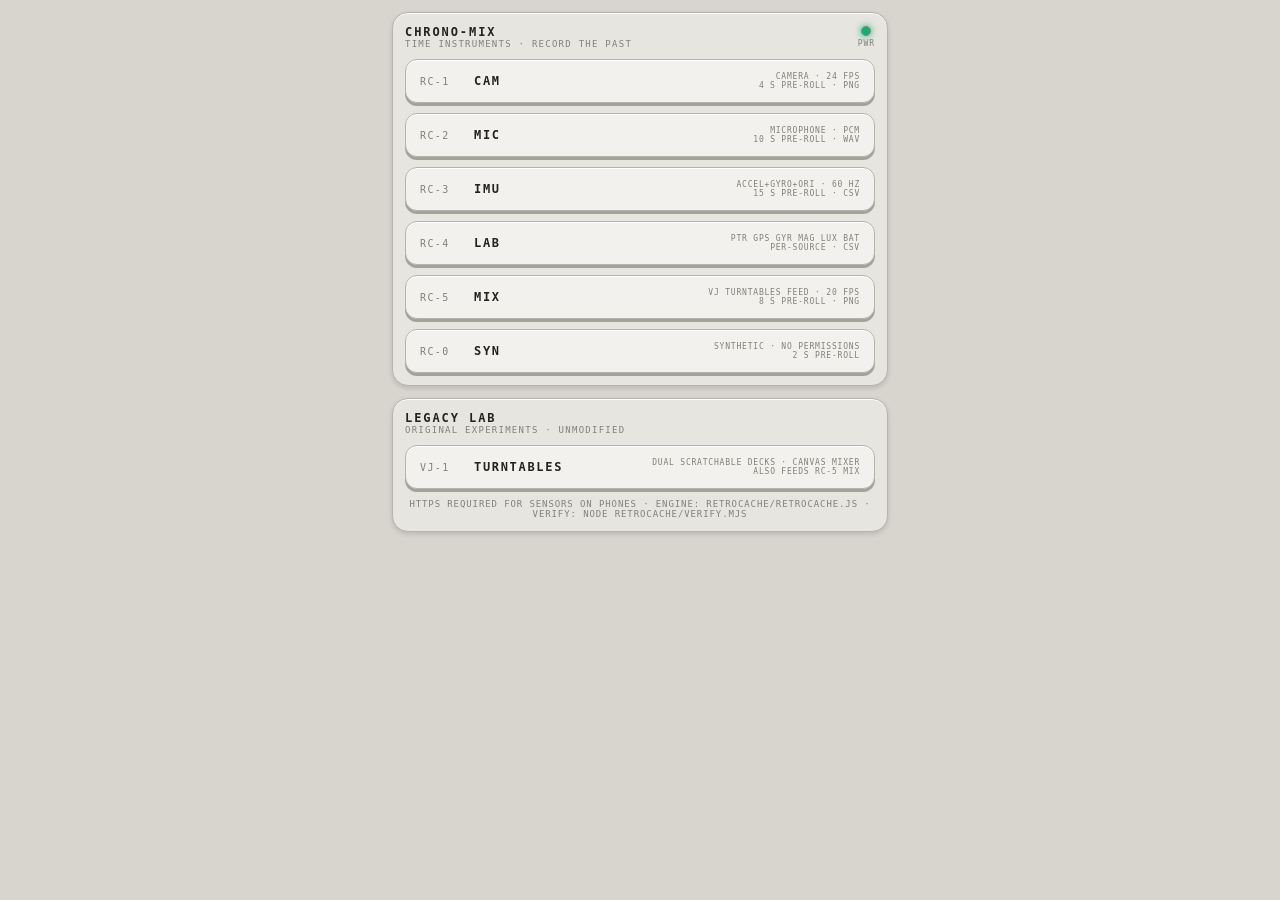
<file: index.html>
<!DOCTYPE html>
<html lang="en">
<head>
<meta charset="utf-8" />
<meta name="viewport" content="width=device-width, initial-scale=1, viewport-fit=cover" />
<link rel="icon" href="data:," />
<title>Chrono-Mix</title>
<link rel="stylesheet" href="retrocache/instrument.css" />
</head>
<body>
<div class="device">
  <section class="mod rack">
    <div class="head">
      <div>
        <div class="brand">CHRONO-MIX</div>
        <div class="model">TIME INSTRUMENTS · RECORD THE PAST</div>
      </div>
      <div class="leds">
        <span class="led on"><i></i>PWR</span>
      </div>
    </div>
    <a class="slot" href="retrocache/camera.html">
      <span class="no">RC-1</span><span class="nm">CAM</span>
      <span class="sp">CAMERA · 24 FPS<br />4 S PRE-ROLL · PNG</span>
    </a>
    <a class="slot" href="retrocache/audio.html">
      <span class="no">RC-2</span><span class="nm">MIC</span>
      <span class="sp">MICROPHONE · PCM<br />10 S PRE-ROLL · WAV</span>
    </a>
    <a class="slot" href="retrocache/motion.html">
      <span class="no">RC-3</span><span class="nm">IMU</span>
      <span class="sp">ACCEL+GYRO+ORI · 60 HZ<br />15 S PRE-ROLL · CSV</span>
    </a>
    <a class="slot" href="retrocache/sensors.html">
      <span class="no">RC-4</span><span class="nm">LAB</span>
      <span class="sp">PTR GPS GYR MAG LUX BAT<br />PER-SOURCE · CSV</span>
    </a>
    <a class="slot" href="retrocache/mix.html">
      <span class="no">RC-5</span><span class="nm">MIX</span>
      <span class="sp">VJ TURNTABLES FEED · 20 FPS<br />8 S PRE-ROLL · PNG</span>
    </a>
    <a class="slot" href="retrocache/demo.html">
      <span class="no">RC-0</span><span class="nm">SYN</span>
      <span class="sp">SYNTHETIC · NO PERMISSIONS<br />2 S PRE-ROLL</span>
    </a>
  </section>

  <section class="mod rack">
    <div class="head">
      <div>
        <div class="brand">LEGACY LAB</div>
        <div class="model">ORIGINAL EXPERIMENTS · UNMODIFIED</div>
      </div>
    </div>
    <a class="slot" href="turntables.html">
      <span class="no">VJ-1</span><span class="nm">TURNTABLES</span>
      <span class="sp">DUAL SCRATCHABLE DECKS · CANVAS MIXER<br />ALSO FEEDS RC-5 MIX</span>
    </a>
    <div class="hint">HTTPS required for sensors on phones · engine: retrocache/retrocache.js · verify: node retrocache/verify.mjs</div>
  </section>
</div>
</body>
</html>
</file>
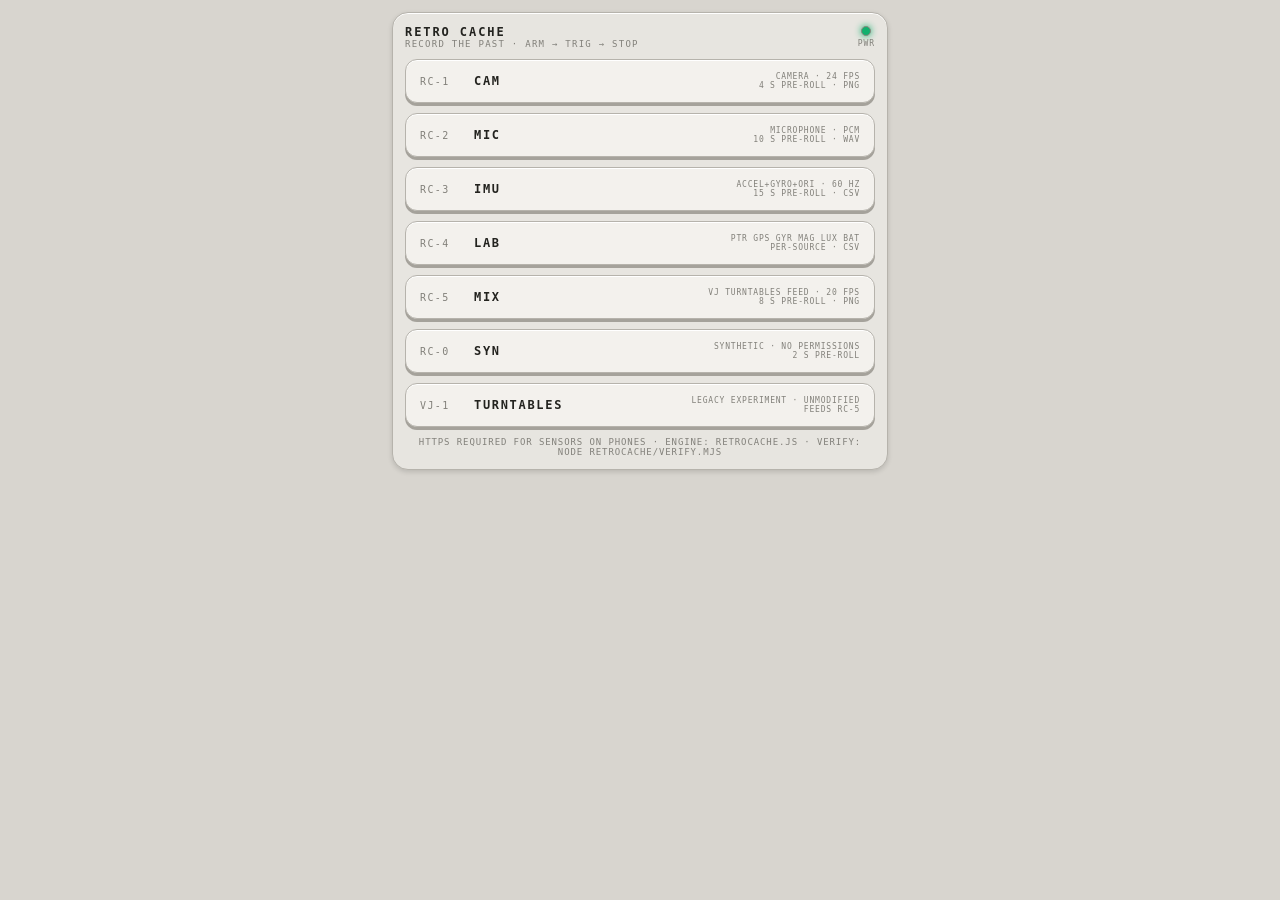
<file: retrocache/index.html>
<!DOCTYPE html>
<html lang="en">
<head>
<meta charset="utf-8" />
<meta name="viewport" content="width=device-width, initial-scale=1, viewport-fit=cover" />
<link rel="icon" href="data:," />
<title>Retro Cache Rack</title>
<link rel="stylesheet" href="instrument.css" />
</head>
<body>
<div class="device">
  <section class="mod rack">
    <div class="head">
      <div>
        <div class="brand">RETRO CACHE</div>
        <div class="model">RECORD THE PAST · ARM → TRIG → STOP</div>
      </div>
      <div class="leds">
        <span class="led on"><i></i>PWR</span>
      </div>
    </div>
    <a class="slot" href="camera.html">
      <span class="no">RC-1</span><span class="nm">CAM</span>
      <span class="sp">CAMERA · 24 FPS<br />4 S PRE-ROLL · PNG</span>
    </a>
    <a class="slot" href="audio.html">
      <span class="no">RC-2</span><span class="nm">MIC</span>
      <span class="sp">MICROPHONE · PCM<br />10 S PRE-ROLL · WAV</span>
    </a>
    <a class="slot" href="motion.html">
      <span class="no">RC-3</span><span class="nm">IMU</span>
      <span class="sp">ACCEL+GYRO+ORI · 60 HZ<br />15 S PRE-ROLL · CSV</span>
    </a>
    <a class="slot" href="sensors.html">
      <span class="no">RC-4</span><span class="nm">LAB</span>
      <span class="sp">PTR GPS GYR MAG LUX BAT<br />PER-SOURCE · CSV</span>
    </a>
    <a class="slot" href="mix.html">
      <span class="no">RC-5</span><span class="nm">MIX</span>
      <span class="sp">VJ TURNTABLES FEED · 20 FPS<br />8 S PRE-ROLL · PNG</span>
    </a>
    <a class="slot" href="demo.html">
      <span class="no">RC-0</span><span class="nm">SYN</span>
      <span class="sp">SYNTHETIC · NO PERMISSIONS<br />2 S PRE-ROLL</span>
    </a>
    <a class="slot" href="../turntables.html">
      <span class="no">VJ-1</span><span class="nm">TURNTABLES</span>
      <span class="sp">LEGACY EXPERIMENT · UNMODIFIED<br />FEEDS RC-5</span>
    </a>
    <div class="hint">HTTPS required for sensors on phones · engine: retrocache.js · verify: node retrocache/verify.mjs</div>
  </section>
</div>
</body>
</html>
</file>
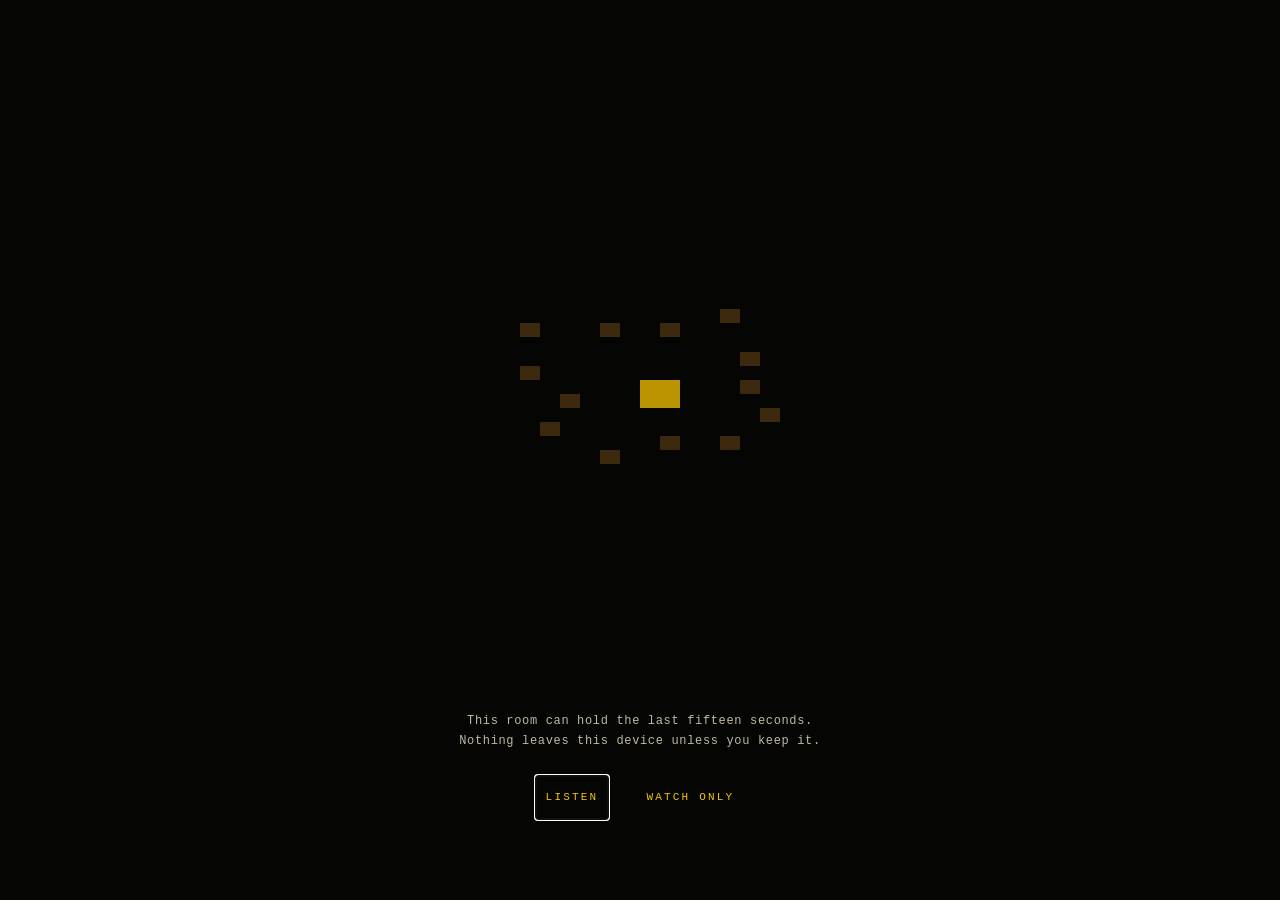
<file: ambient-present-final.html>
<!DOCTYPE html>
<html lang="en">
<head>
<meta charset="UTF-8">
<meta name="viewport" content="width=device-width,initial-scale=1,viewport-fit=cover,user-scalable=no">
<meta name="theme-color" content="#050503">
<meta name="apple-mobile-web-app-capable" content="yes">
<meta name="apple-mobile-web-app-status-bar-style" content="black-translucent">
<title>AMBIENT PRESENT</title>

<link rel="icon" type="image/svg+xml" href="data:image/svg+xml,<svg%20xmlns='http://www.w3.org/2000/svg'%20viewBox='0%200%2064%2064'><rect%20width='64'%20height='64'%20fill='%23050503'/><g%20fill='%23F5C400'><circle%20cx='20'%20cy='32'%20r='2'/><circle%20cx='25'%20cy='25'%20r='2'/><circle%20cx='25'%20cy='32'%20r='3'/><circle%20cx='25'%20cy='39'%20r='2'/><circle%20cx='32'%20cy='18'%20r='2'/><circle%20cx='32'%20cy='25'%20r='3'/><circle%20cx='32'%20cy='32'%20r='4'/><circle%20cx='32'%20cy='39'%20r='3'/><circle%20cx='32'%20cy='46'%20r='2'/></g><g%20fill='%23C0501C'><circle%20cx='39'%20cy='25'%20r='2'/><circle%20cx='39'%20cy='32'%20r='3'/><circle%20cx='39'%20cy='39'%20r='2'/><circle%20cx='46'%20cy='32'%20r='2'/></g></svg>">
<link rel="icon" type="image/png" sizes="64x64" href="[data-uri]">
<link rel="apple-touch-icon" href="[data-uri]">
<link rel="manifest" href="data:application/manifest+json,{"name":"Ambient%20Present","short_name":"Present","display":"standalone","background_color":"%23050503","theme_color":"%23050503"}">

<style>
*{margin:0;padding:0;box-sizing:border-box}
html,body{
  width:100%;height:100%;overflow:hidden;
  background:#050503;
  touch-action:none;
  overscroll-behavior:none;
  -webkit-user-select:none;user-select:none;
  -webkit-tap-highlight-color:transparent;
}
body{display:grid;place-items:center}
#app{
  position:relative;
  width:100vw;height:100dvh;min-height:100svh;
  overflow:hidden;background:#050503;
}
canvas{
  position:absolute;inset:0;width:100%;height:100%;
  display:block;
  image-rendering:pixelated;
  image-rendering:crisp-edges;
}

/* Permission is the only visible prose in the experience.
   It is not a card: it occupies the same dark as the field. */
#permission{
  position:absolute;inset:0;z-index:20;
  width:100%;height:100%;max-width:none;max-height:none;
  border:0;margin:0;padding:0;
  background:rgba(5,5,3,.992);
  color:#F4EBCF;
  overflow:hidden;
}
#permission::backdrop{background:#050503}
#permitField{position:absolute;inset:0;pointer-events:none}
#permitWords{
  position:absolute;
  left:8vw;right:8vw;
  bottom:calc(env(safe-area-inset-bottom,0px) + 9vh);
  font-family:"Courier New",ui-monospace,Menlo,monospace;
  text-align:center;
  color:#F4EBCF;
}
#permitWords p{
  margin:0 auto 24px;max-width:31em;
  font-size:12px;line-height:1.65;letter-spacing:.055em;
  opacity:.78;
}
#choices{
  display:flex;justify-content:center;gap:28px;
}
#choices button{
  appearance:none;border:0;background:transparent;
  color:#F5C400;
  font:11px/1 "Courier New",ui-monospace,Menlo,monospace;
  letter-spacing:.20em;
  padding:16px 10px;
}
#choices button:active{opacity:.45}
.sr-only{
  position:absolute!important;width:1px;height:1px;
  padding:0;margin:-1px;overflow:hidden;
  clip:rect(0,0,0,0);white-space:nowrap;border:0;
}

@media (min-width:720px){
  body{background:#111}
  #app{
    width:390px;height:844px;min-height:0;
    box-shadow:0 0 0 10px #151311,0 26px 80px #000;
  }
}
</style>
</head>

<body>
<div id="app">
  <canvas id="field" aria-label="Ambient recent-time field"></canvas>

  <dialog id="permission">
    <canvas id="permitField" aria-hidden="true"></canvas>
    <div id="permitWords">
      <p>This room can hold the last fifteen seconds. Nothing leaves this device unless you keep it.</p>
      <div id="choices">
        <button id="listen" type="button">LISTEN</button>
        <button id="watch" type="button">WATCH ONLY</button>
      </div>
    </div>
  </dialog>

  <div id="status" class="sr-only" role="status" aria-live="polite"></div>
</div>

<script>
(() => {
"use strict";

/* ============================================================
   AMBIENT PRESENT
   One field. No visible controls after permission.

   LIVE
     tap                recent past comes forward
     horizontal swipe   browse kept moments

   RECALLED
     long press          keep this moment
     tap                 return to live
     swipe down          let this recalled moment go

   ARCHIVE
     horizontal swipe    older / newer kept moment
     swipe up            share / send
     double tap          copy transcript when one exists
     swipe down          delete kept moment
     tap                 return to live

   Every visible mark corresponds to temporal or stored state.
   No timer rings, progress meters, transport icons, badges,
   cards, tabs, status labels, or app chrome.
============================================================ */

const WINDOW_MS = 15000;
const GRID = Math.max(8, Math.min(128, Number(new URLSearchParams(location.search).get("grid")) || 64));
const SAMPLE_MS = GRID <= 16 ? 420 : GRID <= 32 ? 250 : 170;
const LONG_MS = 650;
const SWIPE = GRID * .12;

const field = document.getElementById("field");
const g = field.getContext("2d",{alpha:false});
const permit = document.getElementById("permission");
const permitField = document.getElementById("permitField");
const pg = permitField.getContext("2d",{alpha:false});
const status = document.getElementById("status");

const C = {
  bg:[5,5,3],
  dim:[63,48,28],
  amber:[224,146,49],
  gold:[245,196,0],
  cream:[244,235,207],
  red:[192,80,28]
};

const rgb=(c,a=1)=>`rgba(${c[0]},${c[1]},${c[2]},${a})`;
const mix=(a,b,t)=>[
  a[0]+(b[0]-a[0])*t,
  a[1]+(b[1]-a[1])*t,
  a[2]+(b[2]-a[2])*t
];

const S = {
  mode:"permission",       // permission | live | recall | archive | share | copy | delete | fault | synthetic
  stream:null, ac:null, analyser:null, data:null,
  ring:null, head:0, filled:0, sampleRate:48000, processor:null,
  activity:0, smooth:0,
  marks:[],
  selected:null,
  words:[],
  recognizer:null,
  recognizerWanted:false,
  lastSample:0,
  phase:0,
  pointer:null,
  tapAt:0,
  archive:[],
  archiveIndex:0,
  wake:null,
  synthetic:false,
  transitionAt:performance.now(),
  transient:null
};

function announce(s){ status.textContent=s }

/* ---------------------- raster ---------------------- */
function sizeCanvas(c,ctx){
  const dpr=Math.min(devicePixelRatio||1,2);
  c.width=GRID*dpr;c.height=GRID*dpr;
  ctx.setTransform(dpr,0,0,dpr,0,0);
  ctx.imageSmoothingEnabled=false;
}
function resize(){sizeCanvas(field,g);sizeCanvas(permitField,pg)}
resize();addEventListener("resize",resize);

function clear(ctx){ctx.fillStyle=rgb(C.bg);ctx.fillRect(0,0,GRID,GRID)}
function px(ctx,x,y,c,a=1,s=1){
  if(a<=0)return;
  ctx.fillStyle=rgb(c,a);
  ctx.fillRect(Math.round(x),Math.round(y),Math.max(1,Math.round(s)),Math.max(1,Math.round(s)));
}

/* ---------------------- IndexedDB ---------------------- */
const DB = {
  db:null,
  async open(){
    if(this.db)return this.db;
    return new Promise((resolve,reject)=>{
      const r=indexedDB.open("ambient-present",1);
      r.onupgradeneeded=()=>{
        const db=r.result;
        if(!db.objectStoreNames.contains("notes")) db.createObjectStore("notes",{keyPath:"id"});
      };
      r.onsuccess=()=>{this.db=r.result;resolve(this.db)};
      r.onerror=()=>reject(r.error);
    });
  },
  async put(note){
    const db=await this.open();
    return new Promise((resolve,reject)=>{
      const tx=db.transaction("notes","readwrite");
      tx.objectStore("notes").put(note);
      tx.oncomplete=resolve;tx.onerror=()=>reject(tx.error);
    });
  },
  async all(){
    const db=await this.open();
    return new Promise((resolve,reject)=>{
      const r=db.transaction("notes","readonly").objectStore("notes").getAll();
      r.onsuccess=()=>resolve((r.result||[]).sort((a,b)=>b.ts-a.ts));
      r.onerror=()=>reject(r.error);
    });
  },
  async del(id){
    const db=await this.open();
    return new Promise((resolve,reject)=>{
      const tx=db.transaction("notes","readwrite");
      tx.objectStore("notes").delete(id);
      tx.oncomplete=resolve;tx.onerror=()=>reject(tx.error);
    });
  }
};

/* ---------------------- permission ---------------------- */
function legacyMic(constraints){
  const fn=navigator.getUserMedia||navigator.webkitGetUserMedia||navigator.mozGetUserMedia;
  if(!fn)return Promise.reject(new Error("unsupported"));
  return new Promise((resolve,reject)=>fn.call(navigator,constraints,resolve,reject));
}
function getMic(){
  if(navigator.mediaDevices?.getUserMedia){
    return navigator.mediaDevices.getUserMedia({
      audio:{echoCancellation:true,noiseSuppression:true,autoGainControl:true}
    });
  }
  return legacyMic({audio:true});
}

async function ensureAudio(){
  if(S.ac)return;
  const AC=window.AudioContext||window.webkitAudioContext;
  if(!AC)throw new Error("no audio context");
  S.ac=new AC();
  try{await S.ac.resume()}catch(_){}
  S.sampleRate=S.ac.sampleRate;
}

async function beginListening(){
  try{
    await ensureAudio();
    const stream=await getMic();
    S.stream=stream;

    const src=S.ac.createMediaStreamSource(stream);
    const analyser=S.ac.createAnalyser();
    analyser.fftSize=256;
    analyser.smoothingTimeConstant=.86;
    src.connect(analyser);

    S.analyser=analyser;
    S.data=new Uint8Array(analyser.frequencyBinCount);

    // bounded PCM ring: never persisted until explicit keep
    S.ring=new Float32Array(Math.floor(S.sampleRate*WINDOW_MS/1000));
    S.head=0;S.filled=0;

    const Proc=S.ac.createScriptProcessor ? S.ac.createScriptProcessor(2048,1,1) : null;
    if(Proc){
      Proc.onaudioprocess=e=>{
        const d=e.inputBuffer.getChannelData(0);
        let sum=0;
        for(let i=0;i<d.length;i++){
          const v=d[i];
          S.ring[S.head]=v;
          S.head=(S.head+1)%S.ring.length;
          S.filled=Math.min(S.ring.length,S.filled+1);
          sum+=v*v;
        }
        S.activity=Math.min(1,Math.sqrt(sum/d.length)*9);
      };
      const mute=S.ac.createGain();mute.gain.value=0;
      src.connect(Proc);Proc.connect(mute);mute.connect(S.ac.destination);
      S.processor=Proc;
    }

    S.mode="live";
    S.synthetic=false;
    S.transitionAt=performance.now();
    startRecognition();
    requestWakeLock();
    closePermission();
    announce("Listening.");
  }catch(err){
    S.mode="fault";
    S.transitionAt=performance.now();
    announce("Microphone access unavailable. Choose watch only or change site microphone permission.");
    if(navigator.vibrate)navigator.vibrate([15,60,15]);
  }
}

async function beginSynthetic(){
  try{await ensureAudio()}catch(_){}
  S.synthetic=true;
  S.mode="live";
  S.transitionAt=performance.now();
  closePermission();
  announce("Watch-only simulation.");
}

document.getElementById("listen").addEventListener("click",beginListening);
document.getElementById("watch").addEventListener("click",beginSynthetic);
try{permit.showModal()}catch(_){permit.setAttribute("open","")}

function closePermission(){
  try{permit.close()}catch(_){permit.removeAttribute("open")}
}

/* Permission animation uses the same grammar as the live field. */
function drawPermission(t){
  clear(pg);
  const cx=GRID*.5,cy=GRID*.42;
  const k=(Math.sin(t*.0012)+1)*.5;
  const n=GRID<=16?7:13;

  for(let i=0;i<n;i++){
    const a=i/n*Math.PI*2;
    const r=GRID*.10 + (i%3)*GRID*.018;
    const q=.80+.08*Math.sin(t*.0007+i*1.7);
    px(pg,cx+Math.cos(a)*r*q,cy+Math.sin(a)*r*.75*q,C.amber,.18+k*.08,1);
  }
  px(pg,cx,cy,C.gold,.58+k*.18,GRID<=16?1:2);
}

/* ---------------------- microphone + semantics ---------------------- */
function updateActivity(){
  if(S.synthetic){
    const t=performance.now();
    const phrase=(Math.sin(t/1250)+Math.sin(t/417)*.32+1.25)/2.57;
    S.activity=Math.max(0,phrase-.28)*1.35;
  }else if(S.analyser && !S.processor){
    S.analyser.getByteFrequencyData(S.data);
    let sum=0,n=Math.min(44,S.data.length);
    for(let i=2;i<n;i++)sum+=S.data[i];
    S.activity=sum/n/255;
  }
  S.smooth+=(S.activity-S.smooth)*.065;
}

function startRecognition(){
  const SR=window.SpeechRecognition||window.webkitSpeechRecognition;
  if(!SR)return;
  try{
    const r=new SR();
    r.continuous=true;r.interimResults=true;r.lang="en-US";
    S.recognizer=r;S.recognizerWanted=true;

    r.onresult=e=>{
      const now=Date.now();
      for(let i=e.resultIndex;i<e.results.length;i++){
        const res=e.results[i],text=res[0].transcript.trim();
        if(!text)continue;
        S.words=S.words.filter(w=>!w.interim);
        S.words.push({t:now,text,interim:!res.isFinal});
      }
    };
    r.onend=()=>{
      if(S.recognizerWanted&&S.stream){
        setTimeout(()=>{try{r.start()}catch(_){}},250);
      }
    };
    r.start();
  }catch(_){}
}

/* ---------------------- temporal cells ---------------------- */
function deposit(now){
  const speaking=Math.max(0,Math.min(1,(S.smooth-.025)/.20));
  const coherence=.16+speaking*.80;

  S.marks.push({
    born:now,
    speaking,
    coherence,
    a:S.phase+(Math.random()-.5)*(1.9-coherence*1.55),
    r:GRID*(.11+Math.random()*(.25-coherence*.09)),
    seed:Math.random()
  });
  S.lastSample=now;
}

function prune(now){
  S.marks=S.marks.filter(m=>now-m.born<=WINDOW_MS);
  S.words=S.words.filter(w=>now-w.t<=WINDOW_MS+5000);
}

function markPos(m,now,mode=S.mode){
  const age=Math.max(0,Math.min(1,(now-m.born)/WINDOW_MS));
  const cx=GRID*.5,cy=GRID*.47;

  let a=m.a+age*.18;
  let r=m.r+age*GRID*.075;
  let x=cx+Math.cos(a)*r-age*GRID*.115;
  let y=cy+Math.sin(a)*r*.76;

  if(mode==="recall"){
    x+=(1-age)*GRID*.055;
  }
  return{x,y,age};
}

function drawLive(now){
  clear(g);
  const cx=GRID*.5,cy=GRID*.47;

  for(const m of S.marks){
    const p=markPos(m,now,"live");
    const life=Math.pow(1-p.age,.63);
    let col=mix(C.dim,C.amber,1-p.age);
    col=mix(col,C.cream,m.speaking*.70);

    const a=life*(.16+m.speaking*.80);
    const s=(GRID>=48&&m.speaking>.62)?2:1;
    px(g,p.x,p.y,col,a,s);

    // Heard speech creates agreement, not frenzy.
    if(m.speaking>.36 && p.age<.72){
      const q=.10+m.speaking*.22;
      px(g,p.x+(cx-p.x)*q,p.y+(cy-p.y)*q,C.cream,a*.42,1);
    }
  }

  // One datum for the immediate present.
  px(g,cx,cy,C.cream,.36+S.smooth*.62,S.smooth>.16&&GRID>=32?2:1);

  // Kept moments are visible as distant, stable neighbors.
  if(S.archive.length){
    const max=Math.min(3,S.archive.length);
    for(let i=0;i<max;i++){
      const note=S.archive[i];
      const side=i%2?1:-1;
      const x=cx+side*(GRID*.34 + Math.floor(i/2)*GRID*.04);
      const y=cy+((i%3)-1)*GRID*.11;
      drawMini(note,x,y,GRID*.055,.22-(i*.04));
    }
  }
}

function drawRecall(now){
  clear(g);
  const cx=GRID*.5,cy=GRID*.47;

  for(const m of S.marks){
    const p=markPos(m,now,"recall");
    const life=Math.pow(1-p.age,.55);
    let col=mix(C.dim,C.gold,1-p.age);
    col=mix(col,C.cream,.18+m.speaking*.55);
    px(g,p.x,p.y,col,life*(.28+m.speaking*.66),m.speaking>.55&&GRID>=48?2:1);
  }

  // The recent past comes forward as a data-derived skin.
  const recent=S.marks.filter(m=>now-m.born<WINDOW_MS*.48);
  for(let i=0;i<recent.length;i+=Math.max(1,Math.floor(recent.length/36))){
    const p=markPos(recent[i],now,"recall");
    px(g,p.x+GRID*.045,p.y,C.cream,.62,1);
  }

  // long press feedback: selected form slowly settles rather than showing progress
  if(S.pointer){
    const held=(performance.now()-S.pointer.t0)/LONG_MS;
    if(held>0){
      const settle=Math.min(1,held);
      for(let i=0;i<8;i++){
        const a=i/8*Math.PI*2;
        const r=GRID*(.23-.025*settle);
        px(g,cx+Math.cos(a)*r,cy+Math.sin(a)*r*.75,C.amber,.06+.08*settle,1);
      }
    }
  }
}

function drawMini(note,cx,cy,r,alpha=.35){
  const pts=note?.shape||[];
  if(!pts.length){px(g,cx,cy,C.amber,alpha,1);return}
  const step=Math.max(1,Math.floor(pts.length/28));
  for(let i=0;i<pts.length;i+=step){
    const p=pts[i];
    px(g,cx+(p.x-.5)*r*2,cy+(p.y-.5)*r*2,mix(C.amber,C.cream,p.v||.3),alpha,1);
  }
}

function drawArchive(t){
  clear(g);
  if(!S.archive.length){S.mode="live";return}

  const cx=GRID*.5,cy=GRID*.47;
  const note=S.archive[S.archiveIndex];
  const ageDays=Math.min(1,(Date.now()-note.ts)/(1000*60*60*24*30));

  // central held object
  const pts=note.shape||[];
  for(const p of pts){
    const x=cx+(p.x-.5)*GRID*.48;
    const y=cy+(p.y-.5)*GRID*.38;
    const col=mix(C.amber,C.cream,p.v||.25);
    px(g,x,y,col,.58+(p.v||.2)*.3,GRID>=64&&p.v>.7?2:1);
  }

  // stability = persistence
  const pulse=.5+.5*Math.sin(t*.00045);
  for(let a=0;a<Math.PI*2;a+=GRID<=16?.65:.18){
    px(g,cx+Math.cos(a)*GRID*.27,cy+Math.sin(a)*GRID*.20,C.amber,.10+.035*pulse,1);
  }

  // previous / next are spatially present, never tabs
  if(S.archiveIndex>0) drawMini(S.archive[S.archiveIndex-1],GRID*.84,cy,GRID*.075,.28);
  if(S.archiveIndex<S.archive.length-1) drawMini(S.archive[S.archiveIndex+1],GRID*.16,cy,GRID*.075,.20);

  if(S.mode==="share"){
    const k=Math.min(1,(performance.now()-S.transitionAt)/550);
    // the held object lifts toward the device boundary
    const yOff=-k*GRID*.30;
    for(const p of pts){
      px(g,cx+(p.x-.5)*GRID*.48,cy+(p.y-.5)*GRID*.38+yOff,C.cream,(1-k)*.4,1);
    }
  }

  if(S.mode==="copy"){
    const k=Math.min(1,(performance.now()-S.transitionAt)/600);
    for(const p of pts){
      const x=cx+(p.x-.5)*GRID*.48;
      const y=cy+(p.y-.5)*GRID*.38;
      px(g,x+GRID*.18*k,y,C.cream,(1-k)*.35,1);
    }
  }

  if(S.mode==="delete"){
    const k=Math.min(1,(performance.now()-S.transitionAt)/800);
    for(let i=0;i<pts.length;i+=2){
      const p=pts[i];
      const x=cx+(p.x-.5)*GRID*.48 + Math.sin(i)*k*GRID*.06;
      const y=cy+(p.y-.5)*GRID*.38 + k*GRID*.22;
      px(g,x,y,C.red,(1-k)*.42,1);
    }
  }

  // older notes fade by age only; the geometry stays stable
  if(ageDays>.75){
    for(let i=0;i<6;i++){
      px(g,cx-GRID*.20+i*GRID*.08,cy+GRID*.28,C.dim,.12,1);
    }
  }
}

function drawFault(t){
  clear(g);
  const cx=GRID*.5,cy=GRID*.47;
  for(let i=0;i<14;i++){
    const a=i/14*Math.PI*2;
    const split=Math.cos(a)>0?GRID*.05:-GRID*.05;
    px(g,cx+Math.cos(a)*GRID*.16+split,cy+Math.sin(a)*GRID*.11,C.red,.22,1);
  }
}

/* ---------------------- selected moment ---------------------- */
function snapshotAudio(){
  if(!S.ring||!S.filled)return null;
  const out=new Float32Array(S.filled);
  const start=(S.head-S.filled+S.ring.length)%S.ring.length;
  for(let i=0;i<S.filled;i++)out[i]=S.ring[(start+i)%S.ring.length];
  return out;
}

function selectedText(){
  const now=Date.now();
  return S.words.filter(w=>now-w.t<=WINDOW_MS).map(w=>w.text).join(" ").trim();
}

function snapshotShape(now){
  const pts=[];
  const marks=S.marks.slice(-Math.min(320,S.marks.length));
  if(!marks.length)return pts;
  for(const m of marks){
    const p=markPos(m,now,"recall");
    pts.push({
      x:Math.max(0,Math.min(1,p.x/GRID)),
      y:Math.max(0,Math.min(1,p.y/GRID)),
      v:m.speaking
    });
  }
  return pts;
}

function pcmToWav(samples,rate){
  if(!samples||!samples.length)return null;
  const ab=new ArrayBuffer(44+samples.length*2);
  const v=new DataView(ab);
  const w=(o,s)=>{for(let i=0;i<s.length;i++)v.setUint8(o+i,s.charCodeAt(i))};
  w(0,"RIFF");v.setUint32(4,36+samples.length*2,true);w(8,"WAVE");
  w(12,"fmt ");v.setUint32(16,16,true);v.setUint16(20,1,true);v.setUint16(22,1,true);
  v.setUint32(24,rate,true);v.setUint32(28,rate*2,true);v.setUint16(32,2,true);v.setUint16(34,16,true);
  w(36,"data");v.setUint32(40,samples.length*2,true);
  let o=44;
  for(let i=0;i<samples.length;i++,o+=2){
    const s=Math.max(-1,Math.min(1,samples[i]));
    v.setInt16(o,s<0?s*0x8000:s*0x7fff,true);
  }
  return new Blob([ab],{type:"audio/wav"});
}

function recall(){
  if(S.mode!=="live")return;
  const now=Date.now();
  S.selected={
    ts:Date.now(),
    text:selectedText(),
    audio:snapshotAudio(),
    shape:snapshotShape(now)
  };
  S.mode="recall";S.transitionAt=performance.now();
  if(navigator.vibrate)navigator.vibrate([10,28,10]);
}

async function keepSelected(){
  if(!S.selected)return;
  const note={
    id:(crypto.randomUUID?.() || `${Date.now()}-${Math.random()}`),
    ts:S.selected.ts,
    text:S.selected.text,
    shape:S.selected.shape,
    audio:pcmToWav(S.selected.audio,S.sampleRate)
  };
  try{
    await DB.put(note);
    S.archive=await DB.all();
    S.archiveIndex=0;
    S.mode="archive";
    S.transitionAt=performance.now();
    announce("Moment kept.");
    if(navigator.vibrate)navigator.vibrate(42);
  }catch(_){
    S.mode="fault";S.transitionAt=performance.now();
    announce("Could not keep moment.");
  }
}

async function shareCurrent(){
  const note=S.archive[S.archiveIndex];
  if(!note)return;
  S.mode="share";S.transitionAt=performance.now();
  if(navigator.vibrate)navigator.vibrate([8,35,8]);

  const files=[];
  if(note.audio){
    try{files.push(new File([note.audio],"ambient-present.wav",{type:"audio/wav"}))}catch(_){}
  }
  const data={};
  if(note.text)data.text=note.text;
  if(files.length && navigator.canShare?.({files}))data.files=files;

  setTimeout(async()=>{
    try{
      if(navigator.share) await navigator.share(data);
      else if(note.text) await navigator.clipboard.writeText(note.text);
    }catch(_){}
    S.mode="archive";S.transitionAt=performance.now();
  },520);
}

async function copyCurrent(){
  const note=S.archive[S.archiveIndex];
  if(!note?.text)return;
  S.mode="copy";S.transitionAt=performance.now();
  try{await navigator.clipboard.writeText(note.text)}catch(_){}
  if(navigator.vibrate)navigator.vibrate(14);
  setTimeout(()=>{S.mode="archive";S.transitionAt=performance.now()},600);
}

async function deleteCurrent(){
  const note=S.archive[S.archiveIndex];
  if(!note)return;
  S.mode="delete";S.transitionAt=performance.now();
  if(navigator.vibrate)navigator.vibrate([5,30,4,45,3]);
  setTimeout(async()=>{
    try{await DB.del(note.id)}catch(_){}
    S.archive=await DB.all();
    S.archiveIndex=Math.min(S.archiveIndex,Math.max(0,S.archive.length-1));
    S.mode=S.archive.length?"archive":"live";
    S.transitionAt=performance.now();
  },800);
}

/* ---------------------- gestures ---------------------- */
function point(e){
  const r=field.getBoundingClientRect();
  return{x:(e.clientX-r.left)/r.width*GRID,y:(e.clientY-r.top)/r.height*GRID};
}

field.addEventListener("pointerdown",e=>{
  const p=point(e);
  S.pointer={id:e.pointerId,x0:p.x,y0:p.y,x:p.x,y:p.y,t0:performance.now(),long:false};
  field.setPointerCapture(e.pointerId);
});

field.addEventListener("pointermove",e=>{
  if(!S.pointer||S.pointer.id!==e.pointerId)return;
  const p=point(e);S.pointer.x=p.x;S.pointer.y=p.y;
  if(S.mode==="recall"&&!S.pointer.long&&performance.now()-S.pointer.t0>=LONG_MS){
    S.pointer.long=true;
    keepSelected();
  }
});

field.addEventListener("pointerup",e=>{
  if(!S.pointer||S.pointer.id!==e.pointerId)return;
  const p=point(e);
  const dx=p.x-S.pointer.x0,dy=p.y-S.pointer.y0;
  const dist=Math.hypot(dx,dy),dur=performance.now()-S.pointer.t0;
  const now=performance.now();
  const doubleTap=now-S.tapAt<360 && dist<4;
  S.tapAt=now;

  if(S.mode==="live"){
    if(Math.abs(dx)>SWIPE && Math.abs(dx)>Math.abs(dy) && S.archive.length){
      S.mode="archive";S.archiveIndex=0;S.transitionAt=performance.now();
    }else if(dur<430&&dist<5){
      recall();
    }
  }else if(S.mode==="recall"){
    if(!S.pointer.long){
      if(dy>SWIPE && Math.abs(dy)>Math.abs(dx)){
        S.selected=null;S.mode="live";S.transitionAt=performance.now();
      }else if(dur<430&&dist<5){
        S.selected=null;S.mode="live";S.transitionAt=performance.now();
      }
    }
  }else if(S.mode==="archive"){
    if(doubleTap){
      copyCurrent();
    }else if(Math.abs(dx)>SWIPE && Math.abs(dx)>Math.abs(dy)){
      if(dx<0)S.archiveIndex=Math.min(S.archive.length-1,S.archiveIndex+1);
      else S.archiveIndex=Math.max(0,S.archiveIndex-1);
      S.transitionAt=performance.now();
      if(navigator.vibrate)navigator.vibrate(7);
    }else if(dy<-SWIPE && Math.abs(dy)>Math.abs(dx)){
      shareCurrent();
    }else if(dy>SWIPE && Math.abs(dy)>Math.abs(dx)){
      deleteCurrent();
    }else if(dur<430&&dist<5){
      S.mode="live";S.transitionAt=performance.now();
    }
  }
  S.pointer=null;
});

/* ---------------------- table behavior ---------------------- */
async function requestWakeLock(){
  try{
    if("wakeLock" in navigator)S.wake=await navigator.wakeLock.request("screen");
  }catch(_){}
}
document.addEventListener("visibilitychange",()=>{
  if(document.visibilityState==="visible"&&S.stream)requestWakeLock();
});

/* ---------------------- loop ---------------------- */
let last=performance.now();
function loop(t){
  const now=Date.now();
  const dt=Math.min(50,t-last);last=t;

  drawPermission(t);

  updateActivity();

  if(S.mode==="live"||S.mode==="recall"){
    if(now-S.lastSample>=SAMPLE_MS)deposit(now);
    prune(now);
    const settle=1-Math.min(.78,S.smooth*2.5);
    S.phase+=dt*.000038*settle;
  }

  if(S.mode==="live")drawLive(now);
  else if(S.mode==="recall")drawRecall(now);
  else if(["archive","share","copy","delete"].includes(S.mode))drawArchive(t);
  else if(S.mode==="fault")drawFault(t);
  else clear(g);

  requestAnimationFrame(loop);
}
requestAnimationFrame(loop);

/* Load kept moments before the first browse gesture. */
DB.all().then(notes=>S.archive=notes).catch(()=>{});

addEventListener("beforeunload",()=>{
  S.recognizerWanted=false;
  try{S.recognizer?.stop()}catch(_){}
  try{S.processor?.disconnect()}catch(_){}
  S.stream?.getTracks().forEach(t=>t.stop());
});

})();
</script>
</body>
</html>
</file>
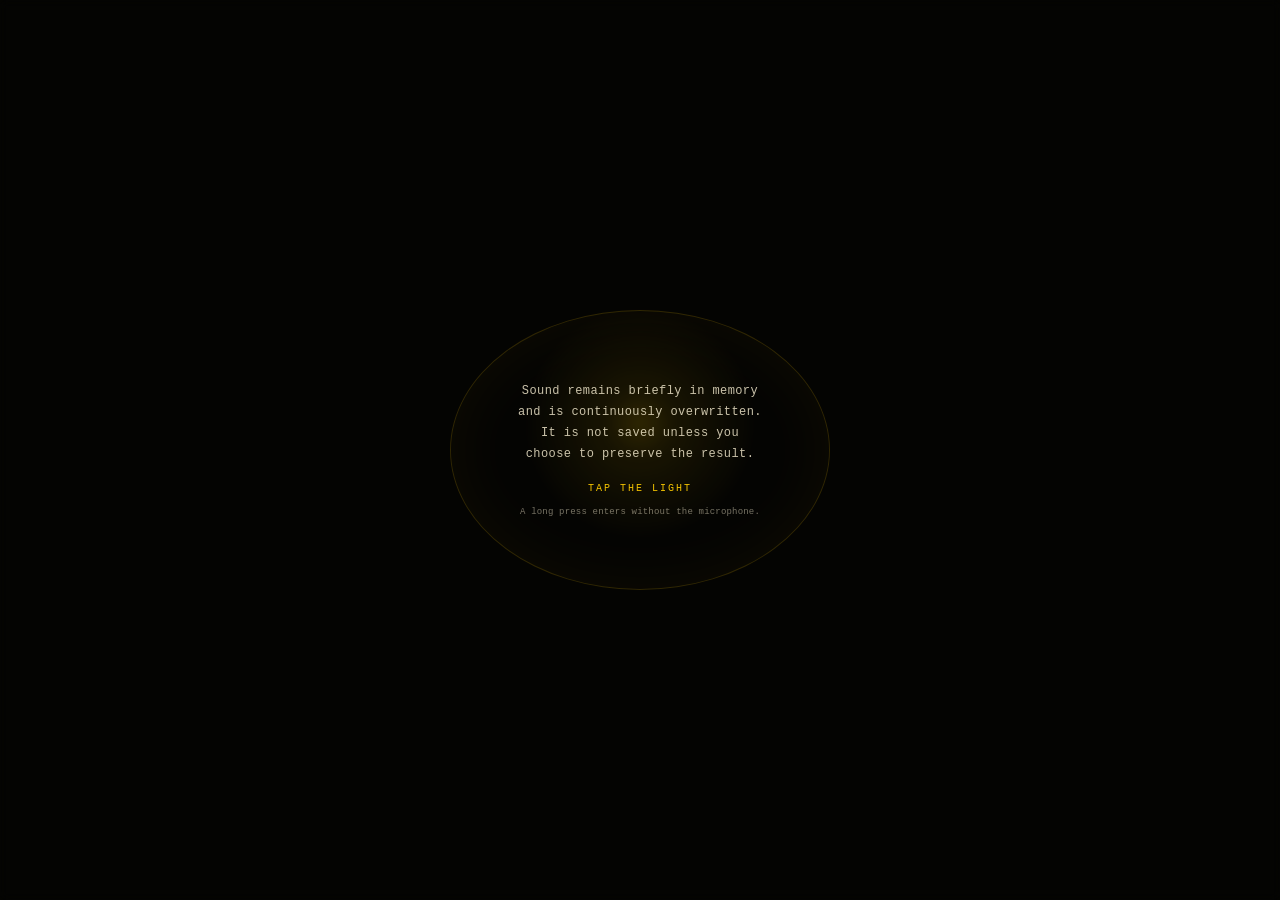
<file: ambient_present_best.html>
<!doctype html>
<html lang="en">
<head>
<meta charset="utf-8">
<meta name="viewport" content="width=device-width,initial-scale=1,viewport-fit=cover,user-scalable=no">
<meta name="theme-color" content="#050503">
<meta name="apple-mobile-web-app-capable" content="yes">
<meta name="apple-mobile-web-app-status-bar-style" content="black-translucent">
<title>Ambient Present</title>
<link rel="icon" href="data:image/svg+xml,%3Csvg xmlns='http://www.w3.org/2000/svg' viewBox='0 0 64 64'%3E%3Crect width='64' height='64' rx='14' fill='%23050503'/%3E%3Ccircle cx='32' cy='32' r='10' fill='%23F5C400'/%3E%3Cg fill='%23F5C400' opacity='.55'%3E%3Ccircle cx='32' cy='9' r='2'/%3E%3Ccircle cx='48.3' cy='15.7' r='2'/%3E%3Ccircle cx='55' cy='32' r='2'/%3E%3Ccircle cx='48.3' cy='48.3' r='2'/%3E%3Ccircle cx='32' cy='55' r='2'/%3E%3Ccircle cx='15.7' cy='48.3' r='2'/%3E%3Ccircle cx='9' cy='32' r='2'/%3E%3Ccircle cx='15.7' cy='15.7' r='2'/%3E%3C/g%3E%3Cg fill='%23C0501C' opacity='.55'%3E%3Ccircle cx='32' cy='3.5' r='1.4'/%3E%3Ccircle cx='60.5' cy='32' r='1.4'/%3E%3Ccircle cx='32' cy='60.5' r='1.4'/%3E%3Ccircle cx='3.5' cy='32' r='1.4'/%3E%3C/g%3E%3C/svg%3E">
<style>
*{box-sizing:border-box;margin:0;padding:0}
html,body{width:100%;height:100%;overflow:hidden;background:#050503;overscroll-behavior:none;touch-action:none;-webkit-user-select:none;user-select:none}
body{font-family:ui-monospace,SFMono-Regular,Menlo,Consolas,"Liberation Mono",monospace}
canvas{display:block;width:100%;height:100%}
#gate{position:fixed;inset:0;display:flex;align-items:center;justify-content:center;padding:28px;opacity:0;pointer-events:none;transition:opacity .5s ease;background:rgba(5,5,3,.18);backdrop-filter:blur(5px);-webkit-backdrop-filter:blur(5px)}
#gate.on{opacity:1;pointer-events:auto}
#gate .veil{width:min(86vw,380px);min-height:280px;border:1px solid rgba(245,196,0,.18);border-radius:50%;display:flex;align-items:center;justify-content:center;padding:54px;text-align:center;color:#f4ebcf;box-shadow:inset 0 0 60px rgba(245,196,0,.045)}
#gate p{font-size:12px;line-height:1.75;letter-spacing:.035em;opacity:.82;text-wrap:balance}
#gate strong{display:block;margin-top:18px;color:#f5c400;font-size:10px;font-weight:500;letter-spacing:.2em;text-transform:uppercase}
#gate small{display:block;margin-top:12px;font-size:9px;line-height:1.55;opacity:.48;letter-spacing:.02em}
</style>
</head>
<body>
<canvas id="c" aria-label="Ambient temporal field"></canvas>
<div id="gate"><div class="veil"><div id="gateCopy"></div></div></div>
<script>
(()=>{
'use strict';
const RETENTION_MS=15000;
const MAX_SAMPLES=2200;
const MAX_WORDS=180;
const PALETTE={bg:'#050503',yellow:[245,196,0],orange:[192,80,28],warm:[244,235,207],red:[214,40,20]};
const canvas=document.getElementById('c'),ctx=canvas.getContext('2d',{alpha:false});
const gate=document.getElementById('gate'),gateCopy=document.getElementById('gateCopy');
let W=1,H=1,DPR=1,CX=0,CY=0,R=100,last=performance.now(),raf=0;

function secureEnough(){return window.isSecureContext||location.hostname==='localhost'||location.hostname==='127.0.0.1'||location.protocol==='file:'}
function showGate(kind='intro'){
  const media=!!(navigator.mediaDevices&&navigator.mediaDevices.getUserMedia);
  let p='',strong='',small='';
  if(kind==='intro'){
    p='Sound remains briefly in memory and is continuously overwritten. It is not saved unless you choose to preserve the result.';
    strong=media&&secureEnough()?'Tap the light':'Touch the light';
    small=media&&secureEnough()?'A long press enters without the microphone.':'This browser cannot offer microphone access here; a long press runs the instrument without it.';
  } else if(kind==='denied'){
    p='The browser did not grant microphone access.';strong='Tap to try again';small='Or long press to continue without the microphone.';
  } else {
    p='Microphone access requires a secure page and browser support.';strong='Long press to continue';small='Serve this file over HTTPS or localhost for live listening.';
  }
  gateCopy.innerHTML=`<p>${p}</p><strong>${strong}</strong><small>${small}</small>`;gate.classList.add('on');
}
function hideGate(){gate.classList.remove('on')}

const Sensor={ac:null,stream:null,node:null,source:null,muter:null,ring:null,head:0,filled:0,rate:48000,activity:0,mic:false,synthetic:false,workletURL:null,words:[],recognizer:null};
const Sem={state:'GATE',since:performance.now(),selected:null,resolved:'',language:null,topics:[],currentNote:null,browseIndex:-1,redacted:null};
const Field={samples:[],textDots:[],separation:0,coherence:0,stability:0,decoherence:0,core:.18,symmetry:1,orbitPhase:0,archivePulse:0,outward:0};

function setState(s){Sem.state=s;Sem.since=performance.now();Sound.state(s);Haptic.state(s)}

async function initAudio(){
  if(!Sensor.ac){
    const AC=window.AudioContext||window.webkitAudioContext;if(!AC)throw new Error('No AudioContext');
    Sensor.ac=new AC({latencyHint:'interactive'});Sensor.rate=Sensor.ac.sampleRate;Sound.init();
  }
  if(Sensor.ac.state!=='running')await Sensor.ac.resume();
}

async function buildWorklet(){
  if(!Sensor.ac?.audioWorklet)return false;
  if(!Sensor.workletURL){
    const source=`class RingTap extends AudioWorkletProcessor{process(inputs){const d=inputs[0]&&inputs[0][0];if(d&&d.length){const c=new Float32Array(d.length);c.set(d);this.port.postMessage(c,[c.buffer])}return true}}registerProcessor('ring-tap',RingTap);`;
    Sensor.workletURL=URL.createObjectURL(new Blob([source],{type:'text/javascript'}));
    await Sensor.ac.audioWorklet.addModule(Sensor.workletURL);
  }
  return true;
}

function allocateRing(){Sensor.ring=new Float32Array(Math.ceil(Sensor.rate*RETENTION_MS/1000));Sensor.head=0;Sensor.filled=0}
function ingest(chunk){
  if(!Sensor.ring)return;let sum=0;
  for(let i=0;i<chunk.length;i++){const v=chunk[i];Sensor.ring[Sensor.head]=v;Sensor.head=(Sensor.head+1)%Sensor.ring.length;sum+=v*v}
  Sensor.filled=Math.min(Sensor.ring.length,Sensor.filled+chunk.length);
  const rms=Math.sqrt(sum/Math.max(1,chunk.length));Sensor.activity=Math.max(Sensor.activity*.82,Math.min(1,rms*11));
}

async function startMic(){
  if(!secureEnough()||!navigator.mediaDevices?.getUserMedia)return false;
  try{
    await initAudio();
    const stream=await navigator.mediaDevices.getUserMedia({audio:{channelCount:1,echoCancellation:true,noiseSuppression:false,autoGainControl:false}});
    Sensor.stream=stream;Sensor.source=Sensor.ac.createMediaStreamSource(stream);allocateRing();
    const useWorklet=await buildWorklet().catch(()=>false);
    if(useWorklet){
      Sensor.node=new AudioWorkletNode(Sensor.ac,'ring-tap',{numberOfInputs:1,numberOfOutputs:1,outputChannelCount:[1]});
      Sensor.node.port.onmessage=e=>ingest(new Float32Array(e.data));Sensor.source.connect(Sensor.node);
    } else {
      const n=Sensor.ac.createScriptProcessor(2048,1,1);n.onaudioprocess=e=>ingest(e.inputBuffer.getChannelData(0));Sensor.node=n;Sensor.source.connect(n);
    }
    Sensor.muter=Sensor.ac.createGain();Sensor.muter.gain.value=0;Sensor.node.connect(Sensor.muter);Sensor.muter.connect(Sensor.ac.destination);
    Sensor.mic=true;Sensor.synthetic=false;startSpeechFallback();return true;
  }catch(e){console.warn(e);stopMic();return false}
}

function stopMic(){
  Sensor.mic=false;stopSpeechFallback();
  try{Sensor.source?.disconnect()}catch{}try{Sensor.node?.disconnect()}catch{}try{Sensor.muter?.disconnect()}catch{}
  Sensor.stream?.getTracks().forEach(t=>t.stop());Sensor.stream=null;Sensor.source=null;Sensor.node=null;Sensor.muter=null;Sensor.ring=null;Sensor.filled=0;Sensor.activity=0;
}
function windowAudio(){if(!Sensor.ring||!Sensor.filled)return null;const out=new Float32Array(Sensor.filled),start=(Sensor.head-Sensor.filled+Sensor.ring.length)%Sensor.ring.length;for(let i=0;i<Sensor.filled;i++)out[i]=Sensor.ring[(start+i)%Sensor.ring.length];return out}

function startSpeechFallback(){
  const SR=window.SpeechRecognition||window.webkitSpeechRecognition;if(!SR)return;
  try{
    const r=new SR();Sensor.recognizer=r;r.continuous=true;r.interimResults=false;r.maxAlternatives=1;
    r.onresult=e=>{for(let i=e.resultIndex;i<e.results.length;i++)if(e.results[i].isFinal){const text=e.results[i][0].transcript.trim();if(text){Sensor.words.push({t:Date.now(),text});if(Sensor.words.length>MAX_WORDS)Sensor.words.splice(0,Sensor.words.length-MAX_WORDS)}}};
    r.onend=()=>{if(Sensor.mic&&Sensor.recognizer===r){try{r.start()}catch{}}};r.onerror=()=>{};r.start();
  }catch{}
}
function stopSpeechFallback(){const r=Sensor.recognizer;Sensor.recognizer=null;if(r)try{r.stop()}catch{}}
function recentWords(){const t=Date.now()-RETENTION_MS;return Sensor.words.filter(w=>w.t>=t).map(w=>w.text).join(' ').trim()}

const Models={clear:null,tongue:null,gist:null,redact:null,tried:false,loading:false};
async function tryModels(){
  if(Models.tried||Models.loading)return;Models.loading=true;Models.tried=true;
  const imports=[
    ['clear','https://cdn.jsdelivr.net/npm/@desert-ant-labs/clear/+esm','Clear'],
    ['tongue','https://cdn.jsdelivr.net/npm/@desert-ant-labs/tongue/+esm','Tongue'],
    ['gist','https://cdn.jsdelivr.net/npm/@desert-ant-labs/gist/+esm','Gist'],
    ['redact','https://cdn.jsdelivr.net/npm/@desert-ant-labs/redact/+esm','Redact']
  ];
  for(const [key,url,name] of imports){
    try{const m=await import(url);const C=m[name];if(!C?.load)continue;
      if(key==='tongue'){
        try{Models[key]=await C.load()}catch{Models[key]=null}
      }else Models[key]=await C.load();
    }catch(e){console.info('Optional on-device model unavailable:',key,e?.message||e)}
  }
  Models.loading=false;
}
async function enhanceAudio(samples){
  if(!samples||!Models.clear)return samples;
  try{const r=await Models.clear.enhance(samples,Sensor.rate);return r?.samples||r?.audio||r||samples}catch{return samples}
}
function detectLanguage(text){if(!text||!Models.tongue)return null;try{return Models.tongue.detect(text)?.language||null}catch{return null}}
async function classify(text){if(!text||!Models.gist)return[];try{return await Models.gist.classify(text)||[]}catch{return[]}}
async function redact(text){if(!text||!Models.redact)return text;try{const r=await Models.redact.redaction(text);return r?.redactedText||text}catch{return text}}

const DB={db:null};
function openDB(){return new Promise((resolve,reject)=>{if(DB.db)return resolve(DB.db);const q=indexedDB.open('ambient-present',1);q.onupgradeneeded=()=>{const d=q.result;if(!d.objectStoreNames.contains('notes'))d.createObjectStore('notes',{keyPath:'id'})};q.onsuccess=()=>{DB.db=q.result;resolve(DB.db)};q.onerror=()=>reject(q.error)})}
async function saveNote(note){try{const d=await openDB();await new Promise((res,rej)=>{const t=d.transaction('notes','readwrite');t.objectStore('notes').put(note);t.oncomplete=res;t.onerror=()=>rej(t.error)})}catch(e){console.warn(e)}}
async function allNotes(){try{const d=await openDB();return await new Promise((res,rej)=>{const q=d.transaction('notes').objectStore('notes').getAll();q.onsuccess=()=>res((q.result||[]).sort((a,b)=>a.createdAt-b.createdAt));q.onerror=()=>rej(q.error)})}catch{return[]}}
async function deleteNote(id){try{const d=await openDB();await new Promise((res,rej)=>{const t=d.transaction('notes','readwrite');t.objectStore('notes').delete(id);t.oncomplete=res;t.onerror=()=>rej(t.error)})}catch{}}

const Haptic={pulse(p){try{navigator.vibrate?.(p)}catch{}},state(s){if(s==='RECALL')this.pulse(70);else if(s==='WORKING')this.pulse([9,100,7,160,11]);else if(s==='READING')this.pulse([7,35,7]);else if(s==='SAVE')this.pulse(35);else if(s==='DELETE')this.pulse([6,28,5,42,4]);else if(s==='FAULT')this.pulse([35,100,18]);else if(s==='STOPPED')this.pulse(0)}};

const Sound={ready:false,master:null,voices:[],noiseGain:null,
  init(){if(this.ready||!Sensor.ac)return;const ac=Sensor.ac;this.ready=true;this.master=ac.createGain();this.master.gain.value=0;
    const lp=ac.createBiquadFilter();lp.type='lowpass';lp.frequency.value=1000;this.master.connect(lp);lp.connect(ac.destination);
    [[73.42,.038,.031],[110,.022,.043],[146.83,.015,.057]].forEach(([hz,amp,lfoHz])=>{const o=ac.createOscillator(),g=ac.createGain(),l=ac.createOscillator(),lg=ac.createGain();o.type='sine';o.frequency.value=hz;g.gain.value=amp;l.type='sine';l.frequency.value=lfoHz;lg.gain.value=1.3;l.connect(lg);lg.connect(o.detune);o.connect(g);g.connect(this.master);o.start();l.start();this.voices.push({o,g,l,lg,hz,amp})});
    const b=ac.createBuffer(1,ac.sampleRate,ac.sampleRate),d=b.getChannelData(0);for(let i=0;i<d.length;i++)d[i]=(Math.random()*2-1)*.25;const n=ac.createBufferSource();n.buffer=b;n.loop=true;const bp=ac.createBiquadFilter();bp.type='bandpass';bp.frequency.value=430;bp.Q.value=.45;this.noiseGain=ac.createGain();this.noiseGain.gain.value=0;n.connect(bp);bp.connect(this.noiseGain);this.noiseGain.connect(this.master);n.start();
  },
  level(v){if(!this.ready)return;this.master.gain.setTargetAtTime(v,Sensor.ac.currentTime,.65)},
  state(s){if(!this.ready)return;const t=Sensor.ac.currentTime;
    if(s==='RECALL'){this.voices[1].o.detune.setTargetAtTime(-16,t,.25);setTimeout(()=>this.voices[1]?.o.detune.setTargetAtTime(0,Sensor.ac.currentTime,1.6),800)}
    if(s==='WORKING'){this.noiseGain.gain.setTargetAtTime(.025,t,.15);setTimeout(()=>this.noiseGain?.gain.setTargetAtTime(0,Sensor.ac.currentTime,1.3),1000)}
    if(s==='READING')this.voices.forEach(v=>v.lg.gain.setTargetAtTime(.15,t,1));
    if(s==='SAVE')this.voices.forEach(v=>v.lg.gain.setTargetAtTime(0,t,.5));
    if(s==='DELETE'||s==='EXPIRE'){this.noiseGain.gain.setTargetAtTime(.035,t,.3);setTimeout(()=>this.noiseGain?.gain.setTargetAtTime(0,Sensor.ac.currentTime,1.5),1200)}
    if(s==='FAULT'){this.voices[2].o.detune.setTargetAtTime(38,t,.15);setTimeout(()=>this.voices[2]?.o.detune.setTargetAtTime(0,Sensor.ac.currentTime,1.2),1400)}
    if(s==='STOPPED')this.level(0);
  }
};

function deposit(activity,dt){const n=Math.floor(activity*activity*dt*.06);for(let i=0;i<n;i++)Field.samples.push({lat:(Math.random()*2-1)*(.2+.75*activity)*Math.random(),age:0,born:performance.now(),act:activity,jit:Math.random()*Math.PI*2,persist:false});if(Field.samples.length>MAX_SAMPLES)Field.samples.splice(0,Field.samples.length-MAX_SAMPLES)}
function ageSamples(now){for(let i=Field.samples.length-1;i>=0;i--){const p=Field.samples[i];if(p.persist)continue;p.age=(now-p.born)/RETENTION_MS;if(p.age>=1)Field.samples.splice(i,1)}}
function project(lat,age,sep,jit,now){const phi=age*Math.PI*1.35-.15,theta=lat*Math.PI/2;let x=Math.sin(phi)*Math.cos(theta),z=Math.cos(phi)*Math.cos(theta),y=Math.sin(theta);x+=Math.sin(jit+now/1500)*.012*(1-Field.coherence)*(1-Field.stability);const tilt=.34,y2=y*Math.cos(tilt)-z*Math.sin(tilt),z2=y*Math.sin(tilt)+z*Math.cos(tilt),depth=(z2+1)/2;let sx=CX+x*R,sy=CY-y2*R;if(sep>0)sx+=(depth>.5?-sep:sep)*R*.46;return{sx,sy,depth}}
function rasterizeText(text){if(!text)return[];const o=document.createElement('canvas'),oc=o.getContext('2d');const w=Math.max(80,Math.floor(R*1.65)),h=Math.max(70,Math.floor(R*1.35));o.width=w;o.height=h;const fs=Math.max(10,Math.floor(R*.115));oc.font=`700 ${fs}px ui-monospace,monospace`;oc.fillStyle='#fff';oc.textBaseline='top';const words=text.split(/\s+/),lines=[];let line='';for(const word of words){const next=line?line+' '+word:word;if(oc.measureText(next).width>w-10&&line){lines.push(line);line=word}else line=next}if(line)lines.push(line);const lh=fs*1.2,total=lines.length*lh;lines.forEach((l,i)=>oc.fillText(l,(w-oc.measureText(l).width)/2,(h-total)/2+i*lh));const d=oc.getImageData(0,0,w,h).data,step=Math.max(2,Math.round(fs/5.5)),dots=[];for(let y=0;y<h;y+=step)for(let x=0;x<w;x+=step)if(d[(y*w+x)*4+3]>96)dots.push({x:CX-w/2+x,y:CY-h/2+y,ox:(Math.random()-.5)*R*.48,oy:(Math.random()-.5)*R*.48,vx:0,vy:0,phase:Math.random()*Math.PI*2});return dots}

async function recall(){
  Sem.selected={at:Date.now(),audio:windowAudio(),fallbackText:recentWords()};Field.separation=0;Field.coherence=0;Field.stability=0;setState('RECALL');
  tryModels();
}
async function resolveSelected(){
  const selected=Sem.selected;if(!selected)return setState('FAULT');
  selected.enhanced=await enhanceAudio(selected.audio);
  const text=(selected.fallbackText||'').trim();
  if(!text){setState('FAULT');return}
  Sem.resolved=text;Sem.language=detectLanguage(text);Sem.topics=await classify(text);Field.textDots=rasterizeText(text);setState('READING');
}
async function persistCurrent(){
  if(!Sem.resolved)return;
  const topics=(Sem.topics||[]).slice(0,4).map(t=>({slug:t.slug||t.name||'',score:+(t.score||0)}));
  const note={id:(crypto.randomUUID?.()||`${Date.now()}-${Math.random()}`),createdAt:Date.now(),transcript:Sem.resolved,language:Sem.language||null,topics,audio:null};
  await saveNote(note);Sem.currentNote=note;setState('SAVE');
}
async function shareCurrent(){
  const text=Sem.currentNote?.transcript||Sem.resolved;if(!text)return;
  setState('SHARE');Sem.redacted=await redact(text);const outbound=Sem.redacted||text;Field.outward=1;
  try{if(navigator.share)await navigator.share({text:outbound});else if(navigator.clipboard?.writeText)await navigator.clipboard.writeText(outbound)}catch{}
  setTimeout(()=>{Field.outward=0;setState(Sensor.mic||Sensor.synthetic?'LISTENING':'REST')},900);
}
async function browse(dir){
  const notes=await allNotes();if(!notes.length)return;Sem.browseIndex=Sem.browseIndex<0?(dir>0?0:notes.length-1):(Sem.browseIndex+dir+notes.length)%notes.length;Sem.currentNote=notes[Sem.browseIndex];Sem.resolved=Sem.currentNote.transcript;Field.textDots=rasterizeText(Sem.resolved);Field.archivePulse=1;setState('READING');
}
async function deleteCurrent(){
  if(Sem.currentNote?.id)await deleteNote(Sem.currentNote.id);Sem.currentNote=null;setState('DELETE');
}

function resize(){DPR=Math.min(2,window.devicePixelRatio||1);W=innerWidth;H=innerHeight;canvas.width=Math.floor(W*DPR);canvas.height=Math.floor(H*DPR);canvas.style.width=W+'px';canvas.style.height=H+'px';ctx.setTransform(DPR,0,0,DPR,0,0);R=Math.max(38,Math.min(W,H)*.29);CX=W/2;CY=H*.47}
addEventListener('resize',resize,{passive:true});resize();
function rgba(rgb,a){return `rgba(${rgb[0]},${rgb[1]},${rgb[2]},${a})`}

function tick(now){
  const dt=Math.min(50,now-last);last=now;const st=Sem.state,el=now-Sem.since;
  if(Sensor.synthetic){const q=now/1100;Sensor.activity=Math.max(0,(Math.sin(q*2.1)+Math.sin(q*3.73)*.5)*.34+.22);if(Math.random()<dt/5000){const s=['the meeting moved to thursday','left at the second light','call me back before six','it starts at nine not ten','that was the whole point'];Sensor.words.push({t:Date.now(),text:s[Math.floor(Math.random()*s.length)]})}}
  else Sensor.activity*=.93;
  if(st==='LISTENING')deposit(Sensor.activity,dt);
  if(!['RECALL','WORKING','READING','SAVE','DELETE','SHARE'].includes(st))ageSamples(now);
  const targetCore=st==='LISTENING'?(.18+.55*Sensor.activity):st==='STOPPED'?.035:st==='GATE'?.14:.22;Field.core+=(targetCore-Field.core)*.045;
  Sound.level(st==='STOPPED'||st==='GATE'?0:(.012+.035*Field.core+.018*(st==='LISTENING'?Sensor.activity:0)));
  if(st==='RECALL'){Field.separation=Math.min(1,el/650);if(el>700)setState('WORKING')}
  if(st==='WORKING'){Field.coherence=Math.min(1,el/1400);if(el>1450&&Sem.state==='WORKING')resolveSelected()}
  if(st==='READING'){Field.archivePulse*=.94;if(el>30000&&!Sem.currentNote)setState('EXPIRE')}
  if(st==='SAVE'){Field.stability=Math.min(1,el/700);if(el>1800){Field.textDots=[];Field.stability=0;Field.coherence=0;Field.separation=0;for(let i=0;i<54;i++)Field.samples.push({lat:(Math.random()-.5)*.09,age:.2+Math.random()*.55,born:now,act:1,jit:0,persist:true});setState(Sensor.mic||Sensor.synthetic?'LISTENING':'REST')}}
  if(st==='DELETE'||st==='EXPIRE'){Field.decoherence=Math.min(1,el/1500);for(const p of Field.textDots){p.vx+=(p.x-CX)*.0005+(Math.random()-.5)*.45;p.vy+=(p.y-CY)*.0005+(Math.random()-.5)*.45;p.x+=p.vx;p.y+=p.vy}if(el>1550){Field.textDots=[];Field.decoherence=0;Field.coherence=0;Field.separation=0;Sem.resolved='';setState(Sensor.mic||Sensor.synthetic?'LISTENING':'REST')}}
  if(st==='FAULT'){Field.symmetry=Math.max(0,1-el/450);if(el>1800){Field.symmetry=1;Field.coherence=0;Field.separation=0;setState(Sensor.mic||Sensor.synthetic?'LISTENING':'REST')}}
  if(st==='SHARE')Field.outward=Math.max(0,Field.outward-dt/1100);

  ctx.fillStyle=PALETTE.bg;ctx.fillRect(0,0,W,H);
  const halo=ctx.createRadialGradient(CX,CY,0,CX,CY,R*(.3+Field.core));halo.addColorStop(0,rgba(PALETTE.yellow,.14+.5*Field.core));halo.addColorStop(.28,rgba(PALETTE.yellow,.08+.16*Field.core));halo.addColorStop(1,rgba(PALETTE.yellow,0));ctx.fillStyle=halo;ctx.beginPath();ctx.arc(CX,CY,R*(.3+Field.core),0,Math.PI*2);ctx.fill();
  if(st==='REST'||st==='GATE'||st==='STOPPED'){for(let i=0;i<56;i++){const a=i/56*Math.PI*2;ctx.fillStyle=rgba(PALETTE.warm,.16);ctx.fillRect(CX+Math.cos(a)*R*.97-.5,CY+Math.sin(a)*R*.97-.5,1,1)}}
  for(const p of Field.samples){let lat=p.lat;if(Field.coherence&&!p.persist){const snap=Math.round(lat*8)/8;lat+=(snap-lat)*Field.coherence}const q=project(lat,p.age,Field.separation,p.jit,now);if(Field.symmetry<1&&q.sx>CX&&Math.random()>.34)continue;const fresh=1-p.age,alpha=p.persist?.86:(.07+.8*fresh*fresh)*(.4+.6*q.depth),size=(p.persist?1.7:.7+1.8*fresh*(.5+p.act*.5))*Math.max(.65,R/155);ctx.fillStyle=p.persist?rgba(PALETTE.warm,alpha):rgba(p.age>.67?PALETTE.orange:PALETTE.yellow,alpha);ctx.beginPath();ctx.arc(q.sx,q.sy,size,0,Math.PI*2);ctx.fill()}
  if(Field.textDots.length){const a=1-Field.decoherence;for(const p of Field.textDots){const j=(1-Field.stability)*(st==='READING'?Math.sin(now/430+p.phase)*.55:0),x=p.x+p.ox*(1-Field.coherence)+j,y=p.y+p.oy*(1-Field.coherence)-j;ctx.fillStyle=rgba(PALETTE.warm,.9*a);const s=Math.max(1,R/140);ctx.fillRect(x-s/2,y-s/2,s,s)}}
  if(Field.outward>0){for(let i=0;i<3;i++){ctx.strokeStyle=rgba(i===2?PALETTE.orange:PALETTE.yellow,Field.outward*.16/(i+1));ctx.lineWidth=1;ctx.beginPath();ctx.arc(CX,CY,R*(1.02+i*.22+(1-Field.outward)*.18),0,Math.PI*2);ctx.stroke()}}
  if(Field.archivePulse>0){ctx.strokeStyle=rgba(PALETTE.orange,Field.archivePulse*.3);ctx.lineWidth=1;ctx.beginPath();ctx.arc(CX,CY,R*(1.05+Field.archivePulse*.12),0,Math.PI*2);ctx.stroke()}
  raf=requestAnimationFrame(tick);
}
raf=requestAnimationFrame(tick);

let down=null,longTimer=null,lastTap=0;
function pointDown(x,y){down={x,y,t:performance.now(),long:false};clearTimeout(longTimer);longTimer=setTimeout(async()=>{if(!down)return;down.long=true;await initAudio().catch(()=>{});Sensor.synthetic=true;Sensor.mic=false;hideGate();setState('LISTENING')},700)}
async function pointUp(x,y){clearTimeout(longTimer);if(!down)return;const d=down;down=null;if(d.long)return;const dx=x-d.x,dy=y-d.y,dt=performance.now()-d.t,absx=Math.abs(dx),absy=Math.abs(dy),st=Sem.state;
  if(absx>55&&absx>absy){await browse(dx<0?1:-1);return}
  if(absy>55&&absy>absx&&st==='READING'){if(dy<0)await persistCurrent();else await deleteCurrent();return}
  if(dt>550)return;
  const now=performance.now();if(now-lastTap<300){lastTap=0;await shareCurrent();return}else lastTap=now;
  if(st==='GATE'||st==='REST'||(st==='FAULT'&&!Sensor.mic&&!Sensor.synthetic)){if(!secureEnough()){showGate('insecure');return}await initAudio().catch(()=>{});const ok=await startMic();if(ok){hideGate();setState('LISTENING')}else{showGate('denied');setState('FAULT')}}
  else if(st==='LISTENING')await recall();
  else if(st==='RECALL'||st==='WORKING'){Field.separation=0;Field.coherence=0;setState('LISTENING')}
  else if(st==='READING')await persistCurrent();
}
canvas.addEventListener('pointerdown',e=>{canvas.setPointerCapture?.(e.pointerId);pointDown(e.clientX,e.clientY)});
canvas.addEventListener('pointerup',e=>pointUp(e.clientX,e.clientY));
gate.addEventListener('pointerdown',e=>pointDown(e.clientX,e.clientY));
gate.addEventListener('pointerup',e=>pointUp(e.clientX,e.clientY));

document.addEventListener('visibilitychange',()=>{if(document.hidden){if(Sensor.mic)stopMic();Sensor.synthetic=false;setState('STOPPED')}else if(Sem.state==='STOPPED'){showGate('intro');setState('GATE')}});
window.addEventListener('pagehide',()=>{cancelAnimationFrame(raf);stopMic();if(Sensor.workletURL)URL.revokeObjectURL(Sensor.workletURL)});
showGate('intro');openDB().catch(()=>{});
})();
</script>
</body>
</html>
</file>
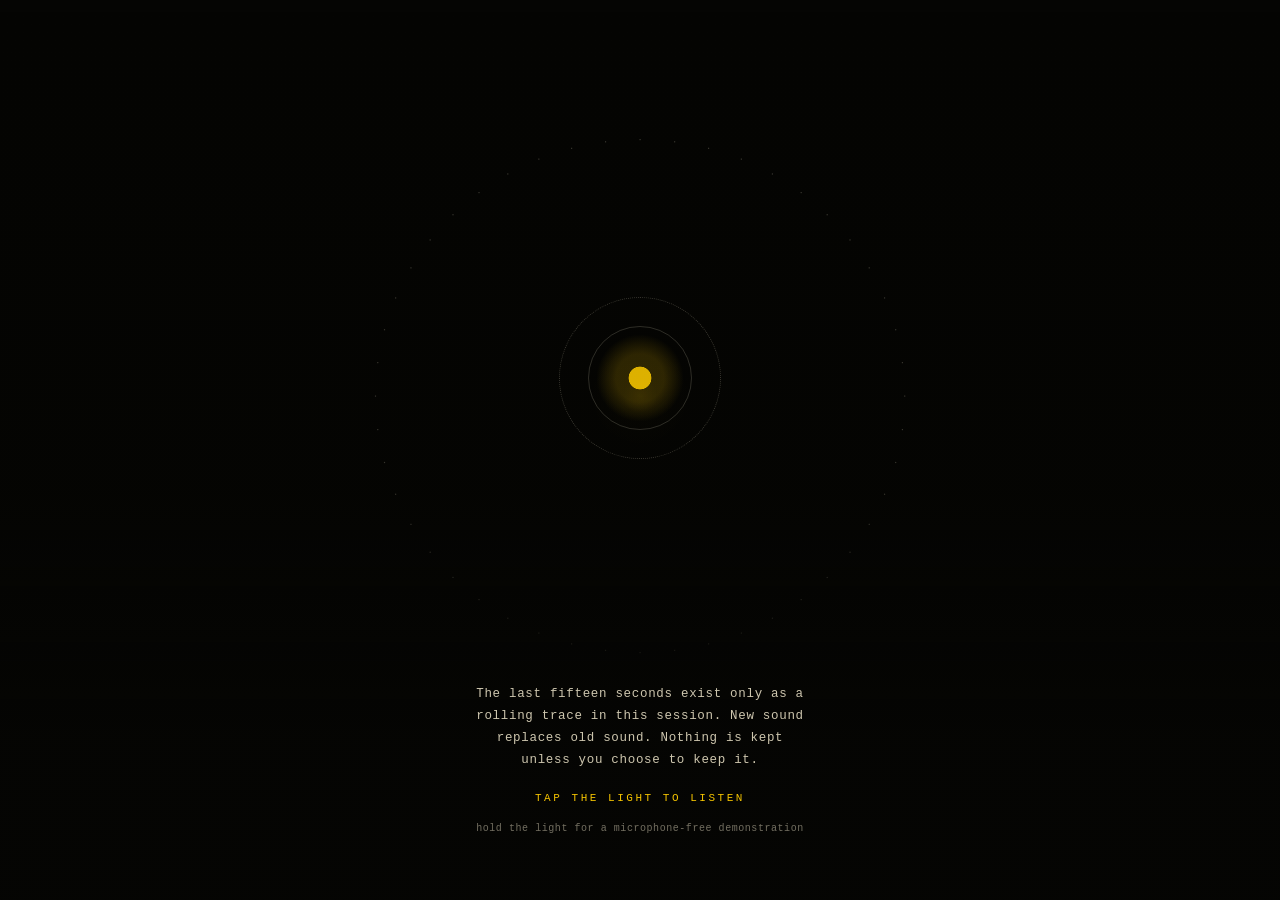
<file: AMBIENT_PRESENT_FINAL_QUIET.html>
<!DOCTYPE html>
<html lang="en">
<head>
<meta charset="UTF-8">
<meta name="viewport" content="width=device-width,initial-scale=1,viewport-fit=cover,user-scalable=no">
<meta name="theme-color" content="#050503">
<meta name="color-scheme" content="dark">
<meta name="mobile-web-app-capable" content="yes">
<meta name="apple-mobile-web-app-capable" content="yes">
<meta name="apple-mobile-web-app-status-bar-style" content="black-translucent">
<title>AMBIENT PRESENT</title>

<!-- Embedded favicon: no external asset required. -->
<link rel="icon" type="image/svg+xml" href="data:image/svg+xml,%3Csvg xmlns='http://www.w3.org/2000/svg' viewBox='0 0 64 64'%3E%3Crect width='64' height='64' rx='14' fill='%23050503'/%3E%3Ccircle cx='32' cy='32' r='9' fill='%23F5C400'/%3E%3Cg fill='%23F4EBCF' opacity='.38'%3E%3Ccircle cx='32' cy='9' r='1.6'/%3E%3Ccircle cx='48.3' cy='15.7' r='1.6'/%3E%3Ccircle cx='55' cy='32' r='1.6'/%3E%3Ccircle cx='48.3' cy='48.3' r='1.6'/%3E%3Ccircle cx='32' cy='55' r='1.6'/%3E%3Ccircle cx='15.7' cy='48.3' r='1.6'/%3E%3Ccircle cx='9' cy='32' r='1.6'/%3E%3Ccircle cx='15.7' cy='15.7' r='1.6'/%3E%3C/g%3E%3C/svg%3E">
<link rel="apple-touch-icon" href="data:image/svg+xml,%3Csvg xmlns='http://www.w3.org/2000/svg' viewBox='0 0 180 180'%3E%3Crect width='180' height='180' rx='40' fill='%23050503'/%3E%3Ccircle cx='90' cy='90' r='28' fill='%23F5C400'/%3E%3Cg fill='%23F4EBCF' opacity='.35'%3E%3Ccircle cx='90' cy='24' r='4'/%3E%3Ccircle cx='156' cy='90' r='4'/%3E%3Ccircle cx='90' cy='156' r='4'/%3E%3Ccircle cx='24' cy='90' r='4'/%3E%3C/g%3E%3C/svg%3E">

<style>
*{box-sizing:border-box;margin:0;padding:0}
html,body{width:100%;height:100%;background:#050503;overflow:hidden;overscroll-behavior:none}
body{touch-action:none;-webkit-user-select:none;user-select:none;font-family:"Courier New",ui-monospace,Menlo,monospace}
canvas{display:block;width:100vw;height:100dvh;background:#050503;touch-action:none}

/* Only textual surface in the product. Native browser permission UI is outside our control. */
#gate{
  position:fixed;inset:0;z-index:10;
  display:flex;flex-direction:column;justify-content:flex-end;align-items:center;
  padding:0 28px calc(env(safe-area-inset-bottom,0px) + 64px);
  color:#F4EBCF;text-align:center;
  opacity:0;pointer-events:none;
  transition:opacity .65s ease;
  background:linear-gradient(to bottom,rgba(5,5,3,0) 0%,rgba(5,5,3,.08) 55%,rgba(5,5,3,.94) 82%);
}
#gate.on{opacity:1;pointer-events:auto}
#gate p{max-width:330px;font-size:12.5px;line-height:1.75;letter-spacing:.055em;opacity:.84}
#gate b{display:block;margin-top:18px;color:#F5C400;font-size:11px;line-height:1.6;font-weight:400;letter-spacing:.23em;text-transform:uppercase}
#gate small{display:block;max-width:330px;margin-top:13px;color:#F4EBCF;font-size:10px;line-height:1.55;letter-spacing:.055em;opacity:.46}
#gate .orb{
  position:absolute;left:50%;top:42%;width:92px;height:92px;transform:translate(-50%,-50%);
  border-radius:50%;
  background:radial-gradient(circle,rgba(245,196,0,.9) 0 17%,rgba(245,196,0,.17) 18% 37%,rgba(245,196,0,0) 67%);
}
#gate .orb:before{
  content:"";position:absolute;inset:-35px;border-radius:50%;
  border:1px dotted rgba(244,235,207,.22)
}
#gate .orb:after{
  content:"";position:absolute;inset:-6px;border-radius:50%;
  border:1px solid rgba(244,235,207,.17)
}
</style>
</head>

<body>
<canvas id="c" aria-label="Ambient Present"></canvas>
<div id="gate" role="button" tabindex="0" aria-label="Enable microphone">
  <div class="orb" aria-hidden="true"></div>
  <div id="gateCopy"></div>
</div>

<script>
(() => {
'use strict';

/* -------------------------------------------------------------------------- */
/* PERMISSION SURFACE                                                         */
/* -------------------------------------------------------------------------- */

const gate = document.getElementById('gate');
const gateCopy = document.getElementById('gateCopy');

function say(html){ gateCopy.innerHTML = html; gate.classList.add('on'); }
function hush(){ gate.classList.remove('on'); }

function canUseMic(){
  return !!(window.isSecureContext &&
            navigator.mediaDevices &&
            navigator.mediaDevices.getUserMedia &&
            (window.AudioContext || window.webkitAudioContext));
}

function browserHint(){
  const u=navigator.userAgent;
  if(/iPhone|iPad|iPod/i.test(u)) return 'If access was blocked, use the page controls in the address bar or the browser app settings to allow microphone access.';
  if(/Android/i.test(u)) return 'If access was blocked, use the site controls in the address bar and allow microphone access.';
  return 'If access was blocked, use the site controls beside the address bar and allow the microphone.';
}

function gateIntro(){
  say(`<p>The last fifteen seconds exist only as a rolling trace in this session. New sound replaces old sound. Nothing is kept unless you choose to keep it.</p><b>tap the light to listen</b><small>hold the light for a microphone-free demonstration</small>`);
}
function gateDenied(){
  say(`<p>The browser did not give this page the microphone.</p><b>tap to try again</b><small>${browserHint()} Hold instead for the microphone-free demonstration.</small>`);
}
function gateUnavailable(){
  say(`<p>This browser cannot offer live microphone capture here.</p><b>hold the light</b><small>Live capture requires a secure HTTPS page or localhost and a browser that supports microphone access.</small>`);
}

/* -------------------------------------------------------------------------- */
/* SENSOR STATE                                                               */
/* -------------------------------------------------------------------------- */

const WINDOW_MS = 15000;
const S = {
  activity:0,
  words:[],
  mic:false,
  synthetic:false,
  ring:null,
  head:0,
  filled:0,
  rate:48000,
  ac:null,
  stream:null,
  source:null,
  worklet:null,
  processor:null,
  muted:null
};

async function ensureAudio(){
  if(!S.ac){
    const AC = window.AudioContext || window.webkitAudioContext;
    S.ac = new AC({latencyHint:'interactive'});
    S.rate = S.ac.sampleRate;
  }
  if(S.ac.state !== 'running') await S.ac.resume().catch(()=>{});
  Sonic.init();
}

function resetRing(){
  S.ring = new Float32Array(Math.ceil(S.rate * WINDOW_MS / 1000));
  S.head = 0;
  S.filled = 0;
}

function ingestPCM(d){
  if(!S.ring) return;
  let power = 0;
  for(let i=0;i<d.length;i++){
    const v=d[i];
    S.ring[S.head]=v;
    S.head=(S.head+1)%S.ring.length;
    power += v*v;
  }
  S.filled=Math.min(S.ring.length,S.filled+d.length);
  const rms=Math.sqrt(power/Math.max(1,d.length));
  S.activity += (Math.min(1,rms*10)-S.activity)*0.28;
}

async function attachAudioWorklet(src){
  if(!S.ac.audioWorklet) return false;
  try{
    const code = `
      class AmbientTap extends AudioWorkletProcessor{
        process(inputs){
          const ch=inputs[0]&&inputs[0][0];
          if(ch && ch.length) this.port.postMessage(ch.slice(0));
          return true;
        }
      }
      registerProcessor('ambient-tap',AmbientTap);
    `;
    const url=URL.createObjectURL(new Blob([code],{type:'text/javascript'}));
    await S.ac.audioWorklet.addModule(url);
    URL.revokeObjectURL(url);

    S.worklet = new AudioWorkletNode(S.ac,'ambient-tap');
    S.worklet.port.onmessage=e=>ingestPCM(e.data);

    S.muted=S.ac.createGain();
    S.muted.gain.value=0;
    src.connect(S.worklet);
    S.worklet.connect(S.muted);
    S.muted.connect(S.ac.destination);
    return true;
  }catch(_){
    return false;
  }
}

function attachScriptProcessor(src){
  if(!S.ac.createScriptProcessor) return false;
  S.processor=S.ac.createScriptProcessor(2048,1,1);
  S.processor.onaudioprocess=e=>ingestPCM(e.inputBuffer.getChannelData(0));
  S.muted=S.ac.createGain();
  S.muted.gain.value=0;
  src.connect(S.processor);
  S.processor.connect(S.muted);
  S.muted.connect(S.ac.destination);
  return true;
}

async function startMic(){
  if(!canUseMic()) return false;
  try{
    await ensureAudio();
    S.stream = await navigator.mediaDevices.getUserMedia({
      audio:{echoCancellation:true,noiseSuppression:true,autoGainControl:true}
    });
    resetRing();
    S.source=S.ac.createMediaStreamSource(S.stream);
    const modern = await attachAudioWorklet(S.source);
    if(!modern && !attachScriptProcessor(S.source)) throw new Error('No PCM capture path');
    Recognizer.start();
    S.mic=true;
    S.synthetic=false;
    return true;
  }catch(_){
    stopMic();
    return false;
  }
}

function stopMic(){
  S.mic=false;
  S.synthetic=false;
  try{S.source?.disconnect()}catch(_){}
  try{S.worklet?.disconnect()}catch(_){}
  try{S.processor?.disconnect()}catch(_){}
  try{S.muted?.disconnect()}catch(_){}
  try{S.stream?.getTracks().forEach(t=>t.stop())}catch(_){}
  Recognizer.stop();
  S.source=S.worklet=S.processor=S.muted=S.stream=null;
  S.ring=null; S.filled=0; S.head=0; S.activity=0;
}

/* -------------------------------------------------------------------------- */
/* RECOGNITION CONTRACT                                                       */
/* -------------------------------------------------------------------------- */

/*
  Browser Speech Recognition is only the adapter used here.
  Replace this object with local ASR / alignment later without touching the field.
  Canonical token contract:
  { token, start, end, confidence, heardAt }
*/

const Recognizer = {
  r:null,
  start(){
    const SR=window.SpeechRecognition||window.webkitSpeechRecognition;
    if(!SR) return;
    const r=this.r=new SR();
    r.continuous=true;
    r.interimResults=false;

    r.onresult=e=>{
      const heardAt=Date.now();
      for(let i=e.resultIndex;i<e.results.length;i++){
        if(!e.results[i].isFinal) continue;
        const result=e.results[i][0];
        const raw=result.transcript.trim();
        const parts=raw.split(/\s+/).filter(Boolean);
        const span=Math.min(3600,Math.max(450,parts.length*380));
        parts.forEach((token,k)=>{
          const start=heardAt-span+(k/Math.max(1,parts.length))*span;
          const end=heardAt-span+((k+1)/Math.max(1,parts.length))*span;
          S.words.push({
            token,
            start,
            end,
            confidence:Number.isFinite(result.confidence)?result.confidence:.72,
            heardAt
          });
        });
        const cutoff=Date.now()-120000;
        S.words=S.words.filter(w=>w.end>=cutoff);
      }
    };
    r.onend=()=>{
      if(S.mic && this.r===r){
        try{r.start()}catch(_){}
      }
    };
    try{r.start()}catch(_){}
  },
  stop(){
    const r=this.r; this.r=null;
    if(r) try{r.stop()}catch(_){}
  }
};

const SYN = [
  'did you turn off the oven',
  'the meeting moved to thursday',
  'no the other invoice',
  'left at the second light',
  'call me back before six',
  'it starts at nine not ten',
  'that was the whole point'
];
let synClock=0, nextSynthetic=1800;

function syntheticTick(dt){
  synClock+=dt;
  const phraseGate=Math.sin(synClock/4000)>-.3?1:0;
  S.activity=Math.max(0,Math.sin(synClock/900)*.7+Math.sin(synClock/331)*.3)*phraseGate;
  nextSynthetic-=dt;
  if(nextSynthetic<=0){
    const phrase=SYN[Math.floor(Math.random()*SYN.length)];
    const parts=phrase.split(' ');
    const now=Date.now();
    const span=parts.length*360;
    parts.forEach((token,k)=>S.words.push({
      token,
      start:now-span+k*360,
      end:now-span+(k+1)*360,
      confidence:.92,
      heardAt:now
    }));
    nextSynthetic=3000+Math.random()*3500;
  }
}


let nextPresenceAt=0;

function scheduleNextPresence(){
  /* Irregular, slow recurrence: roughly every 2.5–5 minutes. */
  nextPresenceAt=performance.now()+150000+Math.random()*150000;
}

function maybePresence(now){
  if(!Sonic.ready) return;
  if(!nextPresenceAt) scheduleNextPresence();
  if(now<nextPresenceAt) return;
  if(M.state==='LISTENING' && (S.mic||S.synthetic)){
    Sonic.presence();
    Haptic.do([7,80,5]);
    scheduleNextPresence();
  }else{
    /* Try again later rather than chiming during recall, reading, or memory. */
    nextPresenceAt=now+30000+Math.random()*45000;
  }
}

function windowTokens(){
  const n=Date.now(), cutoff=n-WINDOW_MS;
  return S.words.filter(w=>w.end>=cutoff && w.start<=n);
}
function windowText(){ return windowTokens().map(w=>w.token).join(' '); }

function windowAudio(){
  if(!S.ring || !S.filled) return null;
  const b=new Float32Array(S.filled);
  const st=(S.head-S.filled+S.ring.length)%S.ring.length;
  for(let i=0;i<S.filled;i++) b[i]=S.ring[(st+i)%S.ring.length];
  return b;
}

function playAudio(b){
  if(!b || !S.ac) return;
  const ab=S.ac.createBuffer(1,b.length,S.rate);
  ab.getChannelData(0).set(b);
  const n=S.ac.createBufferSource();
  n.buffer=ab;
  n.connect(S.ac.destination);
  n.start();
}

/* -------------------------------------------------------------------------- */
/* SONIC + HAPTIC                                                             */
/* -------------------------------------------------------------------------- */

const Sonic = {
  ready:false,master:null,voices:[],noise:null,
  init(){
    if(this.ready||!S.ac) return;
    const ac=S.ac;
    this.ready=true;
    this.master=ac.createGain();
    this.master.gain.value=0;

    const lp=ac.createBiquadFilter();
    lp.type='lowpass';
    lp.frequency.value=1300;
    this.master.connect(lp);
    lp.connect(ac.destination);

    const base=110;
    [[1,.09,.071],[1.5,.05,.053],[2,.035,.037],[3,.015,.029]].forEach(([ratio,vol,lfoHz])=>{
      const o=ac.createOscillator(),g=ac.createGain(),l=ac.createOscillator(),lg=ac.createGain();
      o.type='sine'; o.frequency.value=base*ratio;
      g.gain.value=vol;
      l.type='sine'; l.frequency.value=lfoHz;
      lg.gain.value=base*ratio*.005;
      l.connect(lg); lg.connect(o.frequency);
      o.connect(g); g.connect(this.master);
      o.start(); l.start();
      this.voices.push({o,g,l,lg,ratio,vol});
    });

    const nb=ac.createBuffer(1,ac.sampleRate*2,ac.sampleRate);
    const nd=nb.getChannelData(0);
    for(let i=0;i<nd.length;i++) nd[i]=(Math.random()*2-1)*.45;
    const n=ac.createBufferSource(); n.buffer=nb; n.loop=true;
    const ng=ac.createGain(); ng.gain.value=0;
    const nf=ac.createBiquadFilter(); nf.type='bandpass'; nf.frequency.value=520; nf.Q.value=.7;
    n.connect(nf); nf.connect(ng); ng.connect(this.master);
    n.start(); this.noise=ng;
  },
  set(level){
    if(!this.ready) return;
    /* No continuous drone. Silence is the default acoustic state. */
    this.master.gain.setTargetAtTime(level,S.ac.currentTime,.45);
  },
  presence(){
    if(!this.ready) return;
    const ac=S.ac,t=ac.currentTime;
    const choices=[
      [1,1.5,2],
      [1,4/3,2],
      [1,5/4,3/2],
      [1,3/2,9/4]
    ];
    const chord=choices[Math.floor(Math.random()*choices.length)];
    const root=[164.81,174.61,196,220][Math.floor(Math.random()*4)];

    chord.forEach((ratio,i)=>{
      const o=ac.createOscillator(),g=ac.createGain(),f=ac.createBiquadFilter();
      o.type='sine';
      o.frequency.value=root*ratio;
      f.type='lowpass';
      f.frequency.value=1100;
      f.Q.value=.2;

      const start=t+i*(.11+Math.random()*.13);
      const peak=.018 + Math.random()*.012;
      const end=start+1.8+Math.random()*1.6;

      g.gain.setValueAtTime(.0001,start);
      g.gain.exponentialRampToValueAtTime(peak,start+.08);
      g.gain.exponentialRampToValueAtTime(.0001,end);

      o.detune.value=(Math.random()-.5)*4;
      o.connect(f);f.connect(g);g.connect(this.master);
      o.start(start);o.stop(end+.05);
    });
  },
  lock(on){
    if(!this.ready) return;
    const t=S.ac.currentTime;
    this.voices.forEach(v=>v.lg.gain.setTargetAtTime(on?0:110*v.ratio*.005,t,.45));
  },
  tone(from,to,dur,vol=.06){
    if(!this.ready) return;
    const ac=S.ac,t=ac.currentTime,o=ac.createOscillator(),g=ac.createGain();
    o.type='triangle';
    o.frequency.setValueAtTime(220*from,t);
    o.frequency.exponentialRampToValueAtTime(220*to,t+dur);
    g.gain.setValueAtTime(.0001,t);
    g.gain.linearRampToValueAtTime(vol,t+.05);
    g.gain.exponentialRampToValueAtTime(.0001,t+dur);
    o.connect(g); g.connect(this.master); o.start(t); o.stop(t+dur+.08);
  },
  wash(level,dur){
    if(!this.ready) return;
    const t=S.ac.currentTime;
    this.noise.gain.setTargetAtTime(level,t,.25);
    this.noise.gain.setTargetAtTime(0,t+dur,.8);
  },
  detune(cents){
    if(!this.ready) return;
    const t=S.ac.currentTime;
    this.voices[1].o.frequency.setTargetAtTime(165*Math.pow(2,cents/1200),t,.2);
  },
  fall(){
    if(!this.ready) return;
    const t=S.ac.currentTime;
    this.voices.forEach((v,i)=>{
      v.g.gain.setTargetAtTime(0,t+i*.6,.7);
      v.g.gain.setTargetAtTime(v.vol,t+4,1.4);
    });
  }
};

const Haptic = {
  do(p){ if(navigator.vibrate) try{navigator.vibrate(p)}catch(_){} },
  recall(){this.do(90)},
  work(){this.do([12,110,9,160,14,90])},
  read(){this.do([8,40,8])},
  save(){this.do(45)},
  del(){this.do([6,30,5,45,4,70,3])},
  fault(){this.do([40,120,20])},
  stop(){this.do(0)}
};

/* -------------------------------------------------------------------------- */
/* MEMORY                                                                     */
/* -------------------------------------------------------------------------- */

const STORE_KEY='ambient-present-notes-v1';

function loadNotes(){
  try{
    const arr=JSON.parse(localStorage.getItem(STORE_KEY)||'[]');
    return Array.isArray(arr)?arr:[];
  }catch(_){ return []; }
}
function saveNotes(){
  try{
    localStorage.setItem(STORE_KEY,JSON.stringify(M.persistent.slice(-100)));
  }catch(_){}
}

const M = {
  state:'GATE',
  since:0,
  selected:null,
  resolvedText:'',
  resolvedTokens:[],
  persistent:loadNotes(),
  memoryIndex:-1,
  fault:0
};

function currentMemory(){
  if(M.memoryIndex<0 || M.memoryIndex>=M.persistent.length) return null;
  return M.persistent[M.memoryIndex];
}

function saveCurrent(){
  if(!M.resolvedText) return;
  const note={
    id:(crypto.randomUUID?crypto.randomUUID():String(Date.now())+Math.random()),
    at:Date.now(),
    text:M.resolvedText,
    tokens:M.resolvedTokens.map(t=>({
      token:t.token,
      start:t.start,
      end:t.end,
      confidence:t.confidence
    })),
    seed:Math.random()*10000
  };
  M.persistent.push(note);
  M.memoryIndex=M.persistent.length-1;
  saveNotes();
}

async function shareMemory(){
  const note=currentMemory();
  if(!note) return;
  try{
    if(navigator.share) await navigator.share({title:'Ambient Present',text:note.text});
    else if(navigator.clipboard) await navigator.clipboard.writeText(note.text);
  }catch(_){}
}

function deleteMemory(){
  if(M.memoryIndex<0) return;
  M.persistent.splice(M.memoryIndex,1);
  if(M.persistent.length===0) M.memoryIndex=-1;
  else M.memoryIndex=Math.min(M.memoryIndex,M.persistent.length-1);
  saveNotes();
}

function browseMemory(dir){
  if(!M.persistent.length) return false;
  if(M.memoryIndex<0) M.memoryIndex=M.persistent.length-1;
  else M.memoryIndex=(M.memoryIndex+dir+M.persistent.length)%M.persistent.length;
  const note=currentMemory();
  if(note){
    M.resolvedText=note.text;
    M.resolvedTokens=note.tokens||[];
    F.text=rasterText(note.text,note.seed||0);
    go('MEMORY');
    return true;
  }
  return false;
}

/* -------------------------------------------------------------------------- */
/* STATE MACHINE                                                              */
/* -------------------------------------------------------------------------- */

function go(s){
  M.state=s;
  M.since=performance.now();

  if(s==='RECALL'){Sonic.tone(1.5,1,.45,.018);Haptic.recall()}
  if(s==='WORKING'){Haptic.work()}
  if(s==='READING'){Sonic.tone(1,1,.28,.012);Haptic.read()}
  if(s==='SAVE'){Sonic.tone(1,1.5,.55,.02);Haptic.save()}
  if(s==='DELETE'){Haptic.del()}
  if(s==='EXPIRE'){}
  if(s==='FAULT'){Sonic.tone(1,.97,.4,.012);Haptic.fault()}
  if(s==='STOPPED'){Haptic.stop()}
  if(s==='MEMORY'){}
}

/* -------------------------------------------------------------------------- */
/* FIELD STATE                                                                */
/* -------------------------------------------------------------------------- */

const F={
  samples:[],
  text:[],
  separation:0,
  coherence:0,
  stability:0,
  decoherence:0,
  core:.12,
  symmetry:1
};

function deposit(activity,dt){
  const n=Math.floor(activity*activity*dt*.07);
  for(let i=0;i<n;i++){
    F.samples.push({
      lat:(Math.random()*2-1)*(.35+.65*activity)*Math.random(),
      lon:0,
      born:performance.now(),
      act:activity,
      jit:Math.random()*Math.PI*2,
      persist:0
    });
  }
  if(F.samples.length>2200) F.samples.splice(0,F.samples.length-2200);
}

function ageSamples(now){
  for(let i=F.samples.length-1;i>=0;i--){
    const p=F.samples[i];
    if(p.persist) continue;
    const a=(now-p.born)/WINDOW_MS;
    if(a>=1){F.samples.splice(i,1);continue}
    p.lon=a;
  }
}

/* -------------------------------------------------------------------------- */
/* RASTER                                                                     */
/* -------------------------------------------------------------------------- */

const c=document.getElementById('c');
const g=c.getContext('2d',{alpha:false});
let W,H,R,CX,CY,dpr=1;

function resize(){
  dpr=Math.min(2,devicePixelRatio||1);
  W=innerWidth; H=innerHeight;
  c.width=Math.round(W*dpr); c.height=Math.round(H*dpr);
  c.style.width=W+'px'; c.style.height=H+'px';
  g.setTransform(dpr,0,0,dpr,0,0);
  R=Math.min(W,H)*.30;
  CX=W/2;
  CY=H*.44;
}
addEventListener('resize',resize,{passive:true});
resize();

const YEL='245,196,0', ORG='192,80,28', WHT='244,235,207', RED='214,40,20';

function col(a,lon){
  return `rgba(${Math.round(245-53*lon)},${Math.round(196-116*lon)},${Math.round(28*lon)},${a})`;
}

function project(lat,lon,sep,jit,t){
  const phi=lon*Math.PI,theta=lat*Math.PI/2;
  let x=Math.sin(phi)*Math.cos(theta);
  let z=Math.cos(phi)*Math.cos(theta);
  let y=Math.sin(theta);

  x += Math.sin(jit+t/1400)*.012*(1-F.coherence)*(1-F.stability);

  const tilt=.35;
  const y2=y*Math.cos(tilt)-z*Math.sin(tilt);
  const z2=y*Math.sin(tilt)+z*Math.cos(tilt);
  const depth=(z2+1)/2;

  let sx=CX+x*R*(1-.1*lon);
  let sy=CY-y2*R;
  if(sep>0) sx+=(depth>.5?-sep:sep)*R*.55;
  return{sx,sy,depth};
}

function seeded(seed){
  let x=(Math.floor(seed)||1)>>>0;
  return ()=>((x=(x*1664525+1013904223)>>>0)/4294967296);
}

function rasterText(text,seed=0){
  const o=document.createElement('canvas'),oc=o.getContext('2d');
  const w=Math.max(120,Math.floor(R*1.75)),h=Math.max(120,Math.floor(R*1.45));
  o.width=w;o.height=h;

  const fs=Math.max(11,Math.floor(R*.13));
  oc.font=`700 ${fs}px "Courier New",monospace`;
  oc.fillStyle='#fff';
  oc.textBaseline='top';

  const words=text.split(/\s+/).filter(Boolean),lines=[];
  let cur='';
  for(const wd of words){
    const t=cur?cur+' '+wd:wd;
    if(oc.measureText(t).width>w-8&&cur){lines.push(cur);cur=wd}else cur=t;
  }
  if(cur) lines.push(cur);

  const lh=fs*1.25,total=lines.length*lh;
  lines.forEach((l,i)=>oc.fillText(l,(w-oc.measureText(l).width)/2,(h-total)/2+i*lh));

  const d=oc.getImageData(0,0,w,h).data;
  const step=Math.max(2,Math.round(fs/6));
  const out=[],rnd=seeded(seed||Math.random()*1e9);

  for(let y=0;y<h;y+=step){
    for(let x=0;x<w;x+=step){
      if(d[(y*w+x)*4+3]>120){
        out.push({
          x:CX-w/2+x,y:CY-h/2+y,
          ox:(rnd()-.5)*R*.6,
          oy:(rnd()-.5)*R*.6,
          vx:0,vy:0,ph:rnd()*Math.PI*2
        });
      }
    }
  }
  return out;
}

/* -------------------------------------------------------------------------- */
/* ANIMATION                                                                  */
/* -------------------------------------------------------------------------- */

let last=performance.now();

function afterEvent(){
  go(S.mic||S.synthetic?'LISTENING':'REST');
}

function render(now){
  const dt=Math.min(50,now-last);
  last=now;
  const st=M.state,el=now-M.since;

  if(S.synthetic) syntheticTick(dt);
  maybePresence(now);
  if(st==='LISTENING') deposit(S.activity,dt);
  if(!['RECALL','WORKING','READING','MEMORY'].includes(st)) ageSamples(now);

  const targetCore =
    st==='LISTENING' ? .06+S.activity*.55 :
    st==='REST'||st==='GATE' ? .07 :
    st==='STOPPED' ? .02 :
    st==='MEMORY' ? .10 : .08;

  F.core += (targetCore-F.core)*.05;

  /* Silence is normal. The sound layer only speaks at sparse meaningful moments. */

  if(st==='RECALL'){
    F.separation=Math.min(1,el/700);
    if(el>700) go('WORKING');
  }

  if(st==='WORKING'){
    F.coherence=Math.min(1,el/1500);
    if(F.coherence>=1){
      M.resolvedTokens=windowTokens();
      M.resolvedText=M.resolvedTokens.map(w=>w.token).join(' ');
      if(M.resolvedText){
        F.text=rasterText(M.resolvedText);
        go('READING');
      }else{
        M.fault=1;
        go('FAULT');
      }
    }
  }

  if(st==='READING'){
    const k=Math.min(1,el/900);
    F.text.forEach(p=>{p.ox*=1-.12*k;p.oy*=1-.12*k});
    if(el>22000) go('EXPIRE');
  }

  if(st==='SAVE'){
    F.stability=Math.min(1,el/600);
    F.separation=Math.max(0,1-el/1500);
    if(el>2400){
      saveCurrent();
      F.text=[];
      F.stability=0;F.coherence=0;
      afterEvent();
    }
  }

  if(st==='DELETE'){
    F.decoherence=Math.min(1,el/1650);
    F.separation=Math.max(0,1-el/1100);
    F.text.forEach(p=>{
      p.vx+=(p.x-CX)*.0006+(Math.random()-.5)*.6;
      p.vy+=(p.y-CY)*.0006+(Math.random()-.5)*.6;
      p.x+=p.vx;p.y+=p.vy;
    });
    if(el>1650){
      F.text=[];F.decoherence=0;F.coherence=0;
      afterEvent();
    }
  }

  if(st==='EXPIRE'){
    F.decoherence=Math.min(1,el/2800);
    F.separation=Math.max(0,1-el/1900);
    F.text.forEach(p=>{
      p.x+=(Math.random()-.5)*.9*F.decoherence;
      p.y+=(Math.random()-.5)*.9*F.decoherence;
    });
    if(el>2800){
      F.text=[];F.decoherence=0;F.coherence=0;
      afterEvent();
    }
  }

  if(st==='FAULT'){
    F.symmetry=Math.max(0,1-el/500);
    F.separation=Math.max(0,F.separation-dt/700);
    F.coherence=Math.max(0,F.coherence-dt/700);
    if(el>2400){
      F.symmetry=1;M.fault=0;
      go(S.mic||S.synthetic?'LISTENING':'REST');
    }
  }

  if(st==='STOPPED' && F.samples.filter(p=>!p.persist).length===0 && el>1000) go('REST');

  g.fillStyle='#050503';
  g.fillRect(0,0,W,H);

  /* Light is deliberately subordinate to structure. */
  const cr=R*(.045+F.core*.13)*(st==='STOPPED'?.5:1);
  const gr=g.createRadialGradient(CX,CY,0,CX,CY,Math.max(1,cr*3.6));
  gr.addColorStop(0,`rgba(${YEL},${.45*F.core+.04})`);
  gr.addColorStop(.32,`rgba(${YEL},${.14*F.core})`);
  gr.addColorStop(1,'rgba(245,196,0,0)');
  g.fillStyle=gr;
  g.beginPath();g.arc(CX,CY,cr*3.6,0,Math.PI*2);g.fill();

  if(F.separation>.02){
    const gap=g.createRadialGradient(CX,CY,0,CX,CY,R*.6);
    gap.addColorStop(0,`rgba(${ORG},${.38*F.separation})`);
    gap.addColorStop(1,'rgba(192,80,28,0)');
    g.fillStyle=gap;
    g.beginPath();g.arc(CX,CY,R*.6,0,Math.PI*2);g.fill();
  }

  /* Quiet scaffold: one-bit friendly. */
  if(['REST','STOPPED','GATE'].includes(st)){
    g.fillStyle=`rgba(${WHT},.22)`;
    for(let i=0;i<48;i++){
      const a=i/48*Math.PI*2;
      g.fillRect(CX+Math.cos(a)*R*.98-.5,CY+Math.sin(a)*R*.95-.5,1.2,1.2);
    }
  }

  const rows=9;
  for(const p of F.samples){
    let lat=p.lat;
    if(F.coherence>0&&!p.persist){
      const r=Math.round(lat*rows)/rows;
      lat+=(r-lat)*F.coherence;
    }

    const q=project(lat,p.lon,F.separation,p.jit,now);

    if(F.symmetry<1){
      const ang=Math.atan2(q.sy-CY,q.sx-CX);
      if(Math.abs(ang)<(1-F.symmetry)*.9&&Math.random()<.8) continue;
    }

    const fresh=1-p.lon;
    const a=p.persist?.95:(.08+.85*fresh*fresh)*(.35+.65*q.depth)*(1-F.decoherence*.6);
    const sz=(p.persist?1.9:.7+2.3*fresh*(.4+.6*p.act))*(.6+.4*q.depth)*(R/150);

    g.fillStyle=p.persist
      ?`rgba(${WHT},${a})`
      :(F.symmetry<1&&Math.random()<.15?`rgba(${RED},${a})`:col(a,p.lon));

    g.beginPath();g.arc(q.sx,q.sy,sz,0,Math.PI*2);g.fill();
  }

  if(F.text.length){
    const settled=(st==='SAVE'||st==='MEMORY')?1:0;
    const alpha=(st==='DELETE'||st==='EXPIRE')?1-F.decoherence:1;
    for(const p of F.text){
      const jx=settled?0:Math.sin(p.ph+now/300)*.5*(1-F.stability);
      const jy=settled?0:Math.cos(p.ph+now/340)*.5*(1-F.stability);
      g.fillStyle=`rgba(${WHT},${.92*alpha})`;
      const s=(st==='SAVE'||st==='MEMORY'?1.55:1.25)*(R/150);
      g.fillRect(p.x+p.ox+jx-s/2,p.y+p.oy+jy-s/2,s,s);
    }
  }

  /* Memory index: tiny orbital marks, not a text counter. */
  if(st==='MEMORY' && M.persistent.length){
    const n=Math.min(24,M.persistent.length);
    for(let i=0;i<n;i++){
      const a=(i/n)*Math.PI*2-Math.PI/2;
      const active=(M.memoryIndex% n)===i;
      g.fillStyle=active?`rgba(${YEL},.95)`:`rgba(${WHT},.22)`;
      const rr=R*1.12;
      const s=active?2.6:1.2;
      g.beginPath();g.arc(CX+Math.cos(a)*rr,CY+Math.sin(a)*rr,s,0,Math.PI*2);g.fill();
    }
  }

  requestAnimationFrame(render);
}
requestAnimationFrame(render);

/* -------------------------------------------------------------------------- */
/* GESTURES                                                                   */
/* -------------------------------------------------------------------------- */

let down=null, holdTimer=null, holdFired=false;

async function beginSynthetic(){
  await ensureAudio();
  hush();
  S.synthetic=true;
  S.mic=false;
  if(!S.ring) resetRing();
  go('LISTENING');
  Sonic.set(1);
  Sonic.presence();
  scheduleNextPresence();
}

async function beginMic(){
  if(!canUseMic()){
    gateUnavailable();
    return;
  }
  const ok=await startMic();
  if(ok){
    hush();
    go('LISTENING');
    Sonic.set(1);
    Sonic.presence();
    scheduleNextPresence();
    Haptic.do(20);
  }else{
    gateDenied();
    go('FAULT');
  }
}

function startGesture(x,y,target){
  down={x,y,t:performance.now(),target};
  holdFired=false;
  if(['REST','GATE','FAULT'].includes(M.state)){
    holdTimer=setTimeout(()=>{
      holdTimer=null;
      holdFired=true;
      beginSynthetic();
    },700);
  }
}

function endGesture(x,y){
  if(holdTimer){clearTimeout(holdTimer);holdTimer=null}
  if(!down||holdFired){down=null;return}

  const dx=x-down.x,dy=y-down.y,dur=performance.now()-down.t;
  down=null;

  const st=M.state;
  const horizontal=Math.abs(dx)>60 && Math.abs(dx)>Math.abs(dy);
  const vertical=Math.abs(dy)>60 && Math.abs(dy)>Math.abs(dx);

  if(horizontal){
    if(['LISTENING','REST','MEMORY'].includes(st)){
      browseMemory(dx<0?1:-1);
      return;
    }
  }

  if(vertical){
    if(st==='READING'){
      if(dy<0) go('SAVE');
      else go('DELETE');
      return;
    }
    if(st==='MEMORY'){
      if(dy<0) shareMemory();
      else{
        deleteMemory();
        if(M.persistent.length) browseMemory(0);
        else {F.text=[];afterEvent()}
      }
      return;
    }
  }

  if(dur>650) return;

  if(['GATE','REST'].includes(st) || (st==='FAULT'&&!S.mic&&!S.synthetic)){
    beginMic();
  }else if(st==='LISTENING'){
    M.selected={at:Date.now(),audio:windowAudio()};
    F.separation=0;F.coherence=0;
    go('RECALL');
  }else if(st==='RECALL'||st==='WORKING'){
    F.separation=0;F.coherence=0;
    go('LISTENING');
  }else if(st==='READING'){
    playAudio(M.selected&&M.selected.audio);
  }else if(st==='MEMORY'){
    shareMemory();
  }
}

/* Canvas uses direct, trusted pointer events. */
c.addEventListener('pointerdown',e=>startGesture(e.clientX,e.clientY,'canvas'));
c.addEventListener('pointerup',e=>endGesture(e.clientX,e.clientY));
c.addEventListener('pointercancel',()=>{if(holdTimer)clearTimeout(holdTimer);holdTimer=null;down=null});

/* Gate also uses direct trusted pointer events; no synthetic PointerEvent forwarding. */
gate.addEventListener('pointerdown',e=>startGesture(e.clientX,e.clientY,'gate'));
gate.addEventListener('pointerup',e=>endGesture(e.clientX,e.clientY));
gate.addEventListener('keydown',e=>{
  if(e.key==='Enter'||e.key===' '){e.preventDefault();beginMic()}
});

/* Page suspension purges transient capture. Persisted text notes remain. */
document.addEventListener('visibilitychange',()=>{
  if(document.hidden && (S.mic||S.synthetic)){
    stopMic();
    F.text=[];F.separation=0;F.coherence=0;
    go('STOPPED');
  }else if(!document.hidden && ['STOPPED','REST'].includes(M.state)){
    setTimeout(()=>gateIntro(),800);
  }
});

addEventListener('beforeunload',()=>stopMic(),{once:true});

gateIntro();

})();
</script>
</body>
</html>
</file>
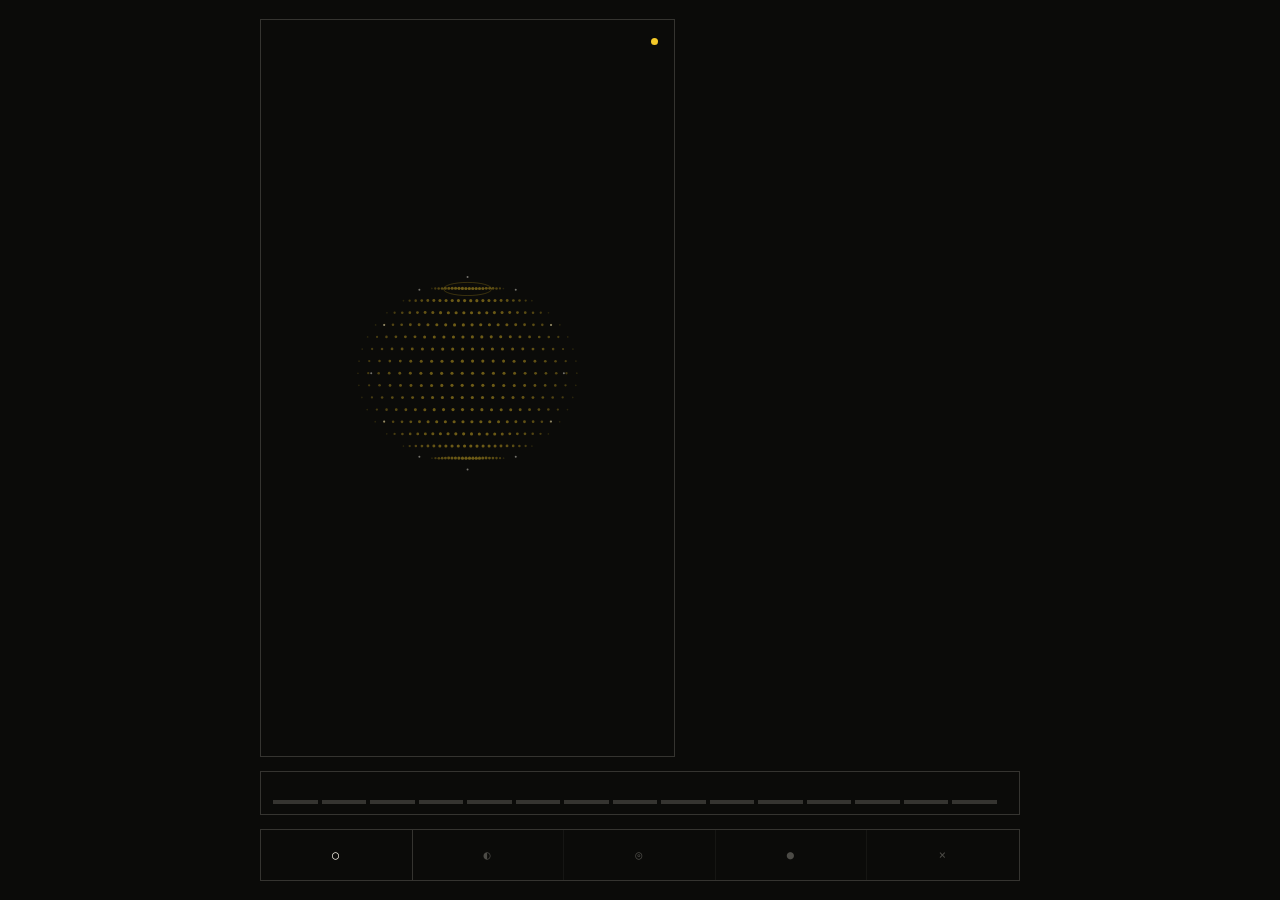
<file: ambient_present_portable-1.html>
<!DOCTYPE html>
<html lang="en">
<head>
<meta charset="utf-8" />
<meta name="viewport" content="width=device-width,initial-scale=1,viewport-fit=cover" />
<title>Ambient Present</title>
<meta name="theme-color" content="#0b0b09">
<meta name="color-scheme" content="dark light">
<meta name="mobile-web-app-capable" content="yes">
<meta name="apple-mobile-web-app-capable" content="yes">
<meta name="apple-mobile-web-app-status-bar-style" content="black-translucent">
<link rel="icon" type="image/svg+xml" href="data:image/svg+xml,%3Csvg xmlns='http://www.w3.org/2000/svg' viewBox='0 0 64 64'%3E%3Crect width='64' height='64' rx='14' fill='%230b0b09'/%3E%3Ccircle cx='32' cy='32' r='16' fill='%23f4c928'/%3E%3Ccircle cx='32' cy='32' r='23' fill='none' stroke='%23f3efe3' stroke-opacity='.36'/%3E%3C/svg%3E">
<style>
  :root{
    --bg:#0b0b09;
    --fg:#f3efe3;
    --dim:#8f8a7e;
    --sun:#f4c928;
    --line:rgba(243,239,227,.18);
    --panel:rgba(243,239,227,.04);
  }
  *{box-sizing:border-box}
  html,body{margin:0;background:var(--bg);color:var(--fg);font-family:ui-monospace,SFMono-Regular,Menlo,Consolas,monospace}
  body{min-height:100vh;display:grid;place-items:center;padding:18px}
  #app{width:min(760px,100%);display:grid;gap:14px}
  .frame{
    position:relative;
    aspect-ratio:9/16;
    max-height:82vh;
    border:1px solid var(--line);
    overflow:hidden;
    background:var(--bg);
  }
  canvas{position:absolute;inset:0;width:100%;height:100%;display:block;touch-action:none}
  .topline,.bottomline{
    position:absolute;left:0;right:0;display:flex;justify-content:space-between;
    padding:14px 16px;pointer-events:none;font-size:11px;letter-spacing:.18em;text-transform:uppercase
  }
  .topline{top:0}.bottomline{bottom:0;align-items:flex-end}
  .small{color:var(--dim)}
  .stateDot{display:inline-block;width:7px;height:7px;border-radius:50%;background:var(--sun);vertical-align:middle;margin-left:6px}
  .transcript{
    position:absolute;left:7%;right:7%;bottom:11%;
    display:none;padding:14px 16px;border-top:1px solid var(--line);
    font-family:Georgia,serif;font-size:clamp(18px,4vw,32px);line-height:1.2;
    background:linear-gradient(to bottom,rgba(11,11,9,0),rgba(11,11,9,.85) 22%,rgba(11,11,9,.98));
  }
  .transcript.show{display:none}
  .noteGhost{position:absolute;inset:12% 8% 12% 8%;pointer-events:none;opacity:0}
  .noteGhost.show{opacity:1}
  .hud{
    position:absolute;left:50%;top:50%;transform:translate(-50%,-50%);
    width:72%;aspect-ratio:1;border-radius:50%;pointer-events:none;
  }
  .controls{display:grid;grid-template-columns:repeat(5,1fr);border:1px solid var(--line)}
  button{
    appearance:none;border:0;border-right:1px solid var(--line);background:transparent;color:var(--fg);
    min-height:50px;padding:10px 8px;font:inherit;font-size:12px;letter-spacing:.12em;text-transform:uppercase
  }
  button:last-child{border-right:0}
  button:disabled{opacity:.28}
  button:focus-visible{outline:2px solid var(--sun);outline-offset:-2px}
  button[data-active="true"]{background:var(--fg);color:var(--bg)}
  .strip{
    display:grid;grid-template-columns:1fr auto;gap:10px;align-items:center;
    border:1px solid var(--line);padding:10px 12px
  }
  .ticks{display:grid;grid-template-columns:repeat(15,1fr);gap:4px;align-items:end;height:22px}
  .tick{height:4px;background:var(--line)}
  .tick.on{background:var(--sun)}
  .meta{font-size:11px;letter-spacing:.08em;color:var(--dim)}
  .mono{filter:grayscale(1)}
  @media (max-width:520px){
    body{padding:0}
    #app{gap:0}
    .frame{border-left:0;border-right:0;max-height:none}
    .controls{border-left:0;border-right:0}
    .strip{border-left:0;border-right:0}
  }

  dialog{
    width:min(420px,calc(100% - 28px));
    border:1px solid rgba(243,239,227,.22);
    border-radius:0;
    padding:0;
    color:var(--fg);
    background:#0b0b09;
    box-shadow:none;
  }
  dialog::backdrop{background:rgba(0,0,0,.76);backdrop-filter:blur(4px)}
  .permission{
    display:grid;
    gap:0;
  }
  .permission-art{
    min-height:190px;
    display:grid;
    place-items:center;
    border-bottom:1px solid var(--line);
    background:
      radial-gradient(circle at 50% 50%, rgba(244,201,40,.16), transparent 34%),
      #0b0b09;
  }
  .permission-orb{
    width:112px;height:112px;border-radius:50%;
    border:1px solid rgba(243,239,227,.45);
    position:relative;
  }
  .permission-orb::before{
    content:"";position:absolute;inset:28px;border-radius:50%;background:var(--sun);
  }
  .permission-orb::after{
    content:"";position:absolute;inset:-18px;border:1px dotted rgba(243,239,227,.22);border-radius:50%;
  }
  .permission-copy{padding:18px 18px 14px;display:grid;gap:9px}
  .permission-copy h2{font:500 18px/1.2 Georgia,serif;margin:0}
  .permission-copy p{margin:0;color:var(--dim);font-size:12px;line-height:1.55}
  .permission-actions{display:grid;grid-template-columns:1fr 1fr;border-top:1px solid var(--line)}
  .permission-actions button{border-right:1px solid var(--line);min-height:56px}
  .permission-actions button:last-child{border-right:0}
  .permission-actions .primary{background:var(--fg);color:var(--bg)}
  #audioFallback{display:none}
</style>
</head>
<body>
<div id="app">
  <div class="frame" id="frame" aria-label="Ambient memory field">
    <canvas id="c"></canvas>
    <div class="topline" aria-hidden="true">
      <div id="stateLabel"></div>
      <div><span id="privacyLabel"></span><span class="stateDot"></span></div>
    </div>
    <div class="transcript" id="transcript" aria-live="polite"></div><div id="noteGhost" class="noteGhost" aria-hidden="true"></div>
    <div class="bottomline">
      <div class="small" id="hint"></div>
      <div class="small" id="age"></div>
    </div>
  </div>

  <div class="strip">
    <div class="ticks" id="ticks" aria-hidden="true"></div>
    <div class="meta" id="meta">0.0s held</div>
  </div>

  <div class="controls">
    <button id="listenBtn" aria-label="Listen">○</button>
    <button id="recallBtn" aria-label="Recall" disabled>◐</button>
    <button id="playBtn" aria-label="Play" disabled>◎</button>
    <button id="keepBtn" aria-label="Keep" disabled>●</button>
    <button id="eraseBtn" aria-label="Erase" disabled>×</button>
  </div>
</div>

<dialog id="permissionDialog" aria-labelledby="permissionTitle">
  <div class="permission">
    <div class="permission-art" aria-hidden="true"><div class="permission-orb"></div></div>
    <div class="permission-copy">
      <h2 id="permissionTitle">Let the field hear the room</h2>
      <p>Audio stays in this browser session unless you explicitly keep a moment. Your browser will show its own microphone permission prompt next.</p>
      <p id="permissionStatus"></p>
    </div>
    <div class="permission-actions">
      <button type="button" id="permissionCancel">Not now</button>
      <button type="button" id="permissionAllow" class="primary">Continue</button>
    </div>
  </div>
</dialog>
<input id="audioFallback" type="file" accept="audio/*" capture="microphone">

<script>
(() => {
  const root = document.documentElement;
  const canvas = document.getElementById('c');
  const ctx = canvas.getContext('2d');
  const frame = document.getElementById('frame');
  const stateLabel = document.getElementById('stateLabel');
  const hint = document.getElementById('hint');
  const meta = document.getElementById('meta');
  const transcript = document.getElementById('transcript');
  const noteGhost = document.getElementById('noteGhost');
  const listenBtn = document.getElementById('listenBtn');
  const recallBtn = document.getElementById('recallBtn');
  const playBtn = document.getElementById('playBtn');
  const keepBtn = document.getElementById('keepBtn');
  const eraseBtn = document.getElementById('eraseBtn');
  const ticksEl = document.getElementById('ticks');
  const permissionDialog = document.getElementById('permissionDialog');
  const permissionAllow = document.getElementById('permissionAllow');
  const permissionCancel = document.getElementById('permissionCancel');
  const permissionStatus = document.getElementById('permissionStatus');
  const audioFallback = document.getElementById('audioFallback');

  for(let i=0;i<15;i++){
    const d=document.createElement('div'); d.className='tick'; ticksEl.appendChild(d);
  }
  const ticks=[...ticksEl.children];

  let W=0,H=0,dpr=1;
  function resize(){
    const r=canvas.getBoundingClientRect(); dpr=Math.min(devicePixelRatio||1,2);
    canvas.width=Math.round(r.width*dpr); canvas.height=Math.round(r.height*dpr);
    W=r.width; H=r.height; ctx.setTransform(dpr,0,0,dpr,0,0);
  }
  new ResizeObserver(resize).observe(canvas); resize();

  let stream=null,audioCtx=null,analyser=null,source=null;
  let mediaRecorder=null,chunks=[];
  let recognition=null, transcriptLog=[];
  let state='rest', startedAt=0, heldAt=0;
  let lastBlob=null,lastUrl=null;
  let keepBlob=null;
  let notes=[];
  let noteIndex=-1;
  let noteMode=false;
  const HOLD_MS=15000;

  function setState(s){
    state=s; stateLabel.textContent=s;
    listenBtn.dataset.active=(s==='listening');
    recallBtn.disabled=!(s==='listening');
    playBtn.disabled=!(s==='recalled' && lastBlob);
    keepBtn.disabled=!(s==='recalled' && lastBlob);
    eraseBtn.disabled=!(s==='recalled' || s==='kept');
    transcript.classList.remove('show');
    hint.textContent = '';
    stateLabel.textContent = '';
    document.getElementById('privacyLabel').textContent = '';
  }

  function trimChunks(){
    const now=performance.now();
    chunks = chunks.filter(x => now - x.t < HOLD_MS + 2500);
  }

  async function acquireMic(){
    if(stream) return;
    try{
      stream=await navigator.mediaDevices.getUserMedia({audio:true});
      audioCtx=new (window.AudioContext||window.webkitAudioContext)();
      source=audioCtx.createMediaStreamSource(stream);
      analyser=audioCtx.createAnalyser(); analyser.fftSize=512; analyser.smoothingTimeConstant=.86;
      source.connect(analyser);

      const mime = MediaRecorder.isTypeSupported('audio/webm;codecs=opus') ? 'audio/webm;codecs=opus' : 'audio/webm';
      mediaRecorder=new MediaRecorder(stream,{mimeType:mime});
      mediaRecorder.ondataavailable=e=>{
        if(e.data && e.data.size) chunks.push({t:performance.now(),blob:e.data});
        trimChunks();
      };
      mediaRecorder.start(1000);
      startedAt=performance.now();
      setState('listening');

      const SR = window.SpeechRecognition || window.webkitSpeechRecognition;
      if(SR){
        recognition=new SR();
        recognition.continuous=true;
        recognition.interimResults=false;
        recognition.lang='en-US';
        recognition.onresult=e=>{
          const now=performance.now();
          for(let i=e.resultIndex;i<e.results.length;i++){
            if(e.results[i].isFinal){
              transcriptLog.push({t:now,text:e.results[i][0].transcript.trim()});
              transcriptLog=transcriptLog.filter(x=>now-x.t<60000);
            }
          }
        };
        recognition.onend=()=>{ if(stream && state==='listening') try{recognition.start()}catch{} };
        try{recognition.start()}catch{}
      }
    }catch(err){
      permissionStatus.textContent = (location.protocol !== 'https:' && location.hostname !== 'localhost')
        ? 'Live microphone access requires HTTPS or localhost.'
        : 'Microphone access was unavailable. You can retry from the field.';
      try{ permissionDialog.showModal(); }catch{}
      setState('rest');
    }
  }

  async function startListening(){
    if(stream){ setState('listening'); return; }
    const canMic = !!(navigator.mediaDevices && navigator.mediaDevices.getUserMedia);
    if(!canMic){
      permissionStatus.textContent='This browser does not expose live microphone capture. Choose an audio file instead.';
      try{ permissionDialog.showModal(); }catch{}
      return;
    }
    permissionStatus.textContent='';
    try{ permissionDialog.showModal(); }catch{ acquireMic(); }
  }

  permissionAllow.addEventListener('click', async ()=>{
    permissionDialog.close();
    await acquireMic();
  });
  permissionCancel.addEventListener('click', ()=>permissionDialog.close());

  async function recall(){
    if(!stream || !chunks.length) return;
    heldAt=performance.now();
    trimChunks();
    const held = chunks.filter(x=>heldAt-x.t<=HOLD_MS+1200).map(x=>x.blob);
    if(lastUrl) URL.revokeObjectURL(lastUrl);
    lastBlob=new Blob(held,{type:mediaRecorder?.mimeType||'audio/webm'});
    lastUrl=URL.createObjectURL(lastBlob);

    const recent = transcriptLog.filter(x=>heldAt-x.t<=HOLD_MS+1000).map(x=>x.text);
    transcript.textContent = recent.join(' ');
    setState('recalled');
  }

  function playRecall(){
    if(!lastUrl) return;
    const a=new Audio(lastUrl);
    a.play();
  }

  async function keepRecall(){
    if(!lastBlob) return;
    keepBlob=lastBlob;
    notes.push({
      blob:lastBlob,
      text:transcript.textContent,
      t:Date.now(),
      seed:Math.random()*1000
    });
    noteIndex=notes.length-1;
    noteMode=true;
    setState('kept');
  }

  function erase(){
    if(lastUrl) URL.revokeObjectURL(lastUrl);
    lastUrl=null; lastBlob=null; keepBlob=null;
    transcript.textContent='';
    if(noteMode && noteIndex>=0){ notes.splice(noteIndex,1); noteIndex=Math.min(noteIndex,notes.length-1); }
    noteMode=false;
    setState(stream?'listening':'rest');
  }

  listenBtn.addEventListener('click', startListening);
  recallBtn.addEventListener('click', recall);
  playBtn.addEventListener('click', playRecall);
  keepBtn.addEventListener('click', keepRecall);
  eraseBtn.addEventListener('click', erase);
  frame.addEventListener('click',()=> state==='recalled' ? setState('listening') : (state==='listening' ? recall() : startListening()));


  let downX=0;
  frame.addEventListener('pointerdown',e=>{downX=e.clientX});
  frame.addEventListener('pointerup',e=>{
    const dx=e.clientX-downX;
    if(Math.abs(dx)>45 && notes.length){
      noteMode=true;
      noteIndex = dx<0 ? (noteIndex+1+notes.length)%notes.length : (noteIndex-1+notes.length)%notes.length;
      setState('kept');
    }
  });
  window.addEventListener('keydown',e=>{
    if(!notes.length) return;
    if(e.key==='ArrowRight'){ noteMode=true; noteIndex=(noteIndex+1+notes.length)%notes.length; setState('kept'); }
    if(e.key==='ArrowLeft'){ noteMode=true; noteIndex=(noteIndex-1+notes.length)%notes.length; setState('kept'); }
    if(e.key==='Delete' && noteMode){ erase(); }
  });


  async function probePermission(){
    if(!navigator.permissions || !navigator.permissions.query) return;
    try{
      const status=await navigator.permissions.query({name:'microphone'});
      if(status.state==='granted') permissionStatus.textContent='';
      status.addEventListener?.('change',()=>{ permissionStatus.textContent=''; });
    }catch{}
  }
  probePermission();

  const freq=new Uint8Array(256);
  let phase=0;
  function draw(){
    requestAnimationFrame(draw);
    ctx.clearRect(0,0,W,H);

    let energy=.05, centroid=.35;
    if(analyser){
      analyser.getByteFrequencyData(freq);
      let sum=0, weighted=0;
      for(let i=1;i<120;i++){ sum+=freq[i]; weighted+=freq[i]*i; }
      energy=Math.min(1,sum/(119*120));
      centroid=sum?Math.min(1,(weighted/sum)/120):.35;
    }

    const cx=W/2, cy=H*.48;
    const R=Math.min(W,H)*.265;
    phase += .0025 + energy*.009;

    ctx.save();
    ctx.translate(cx,cy);

    const remembered = noteMode && notes[noteIndex];
    const mode = remembered ? 'memory' : state;

    // temporal tomography: 15 latitudes = 15 seconds, one mark = one acoustic/token cell
    for(let sidx=0;sidx<15;sidx++){
      const age=sidx/14;
      const yy=(age-.5)*R*1.55;
      const rr=R*Math.sqrt(Math.max(0,1-Math.pow(yy/(R*.82),2)));
      const cols=22;
      for(let i=0;i<cols;i++){
        const u=i/(cols-1);
        const x=(u-.5)*rr*2;
        const sphereZ=Math.sqrt(Math.max(0,1-(x/(rr||1))**2));
        let pulse = energy;
        if(mode==='recalled') pulse=.58;
        if(mode==='kept' || mode==='memory') pulse=.32;
        const wave=Math.sin(i*.62+sidx*.47+phase*2.2);
        const deform=(wave*pulse*8)*(1-age*.35);
        const px=x + deform*Math.sin(phase+sidx*.1);
        const py=yy + deform*.24;
        const facing=.18+.82*sphereZ;
        const size=.7 + 2.9*facing*(.25+pulse);
        let alpha=.14+.68*facing;
        if(mode==='rest') alpha*=.52;
        if(mode==='recalled' && Math.abs(age-.55)<.12) alpha=1;
        if(mode==='kept'||mode==='memory') alpha*=.82;
        ctx.fillStyle=`rgba(244,201,40,${alpha})`;
        ctx.beginPath(); ctx.arc(px,py,size,0,Math.PI*2); ctx.fill();
      }
    }

    // newest edge / present
    ctx.strokeStyle=`rgba(244,201,40,${.18+.5*energy})`;
    ctx.lineWidth=1;
    ctx.beginPath();
    ctx.ellipse(0,-R*.77,R*.22,R*.06,0,0,Math.PI*2);
    ctx.stroke();

    // state transformations encoded only by form
    if(mode==='recalled'){
      for(let k=0;k<4;k++){
        ctx.strokeStyle=`rgba(243,239,227,${.55-k*.1})`;
        ctx.lineWidth=1;
        ctx.beginPath(); ctx.ellipse(0,0,R*(.34+k*.11),R*(.18+k*.055),0,0,Math.PI*2); ctx.stroke();
      }
    }
    if(mode==='kept'||mode==='memory'){
      ctx.strokeStyle='rgba(243,239,227,.9)';
      ctx.lineWidth=1.2;
      ctx.beginPath(); ctx.arc(0,0,R*.74,0,Math.PI*2); ctx.stroke();
    }
    if(mode==='listening'){
      const a=phase%(Math.PI*2);
      ctx.fillStyle='rgba(243,239,227,.9)';
      ctx.beginPath(); ctx.arc(Math.cos(a)*R*.9,Math.sin(a)*R*.9,2.2+energy*2,0,Math.PI*2); ctx.fill();
    }

    // fault / erasure visual
    if(!stream && state==='rest'){
      ctx.fillStyle='rgba(243,239,227,.45)';
      for(let i=0;i<12;i++){
        const a=i/12*Math.PI*2;
        ctx.beginPath();ctx.arc(Math.cos(a)*R*.88,Math.sin(a)*R*.88,1,0,Math.PI*2);ctx.fill();
      }
    }

    ctx.restore();

    // one-pixel-per-second strip; no text needed
    if(stream){
      const elapsed=Math.min(HOLD_MS,performance.now()-startedAt);
      const held=Math.floor(elapsed/1000);
      ticks.forEach((t,i)=>t.classList.toggle('on',i<held));
      meta.textContent='';
    }else{
      ticks.forEach(t=>t.classList.remove('on'));
      meta.textContent='';
    }
  }
  draw();

  window.addEventListener('beforeunload',()=>{
    try{stream?.getTracks().forEach(t=>t.stop())}catch{}
    try{recognition?.stop()}catch{}
    try{audioCtx?.close()}catch{}
    if(lastUrl) URL.revokeObjectURL(lastUrl);
  });
})();
</script>
</body>
</html>
</file>
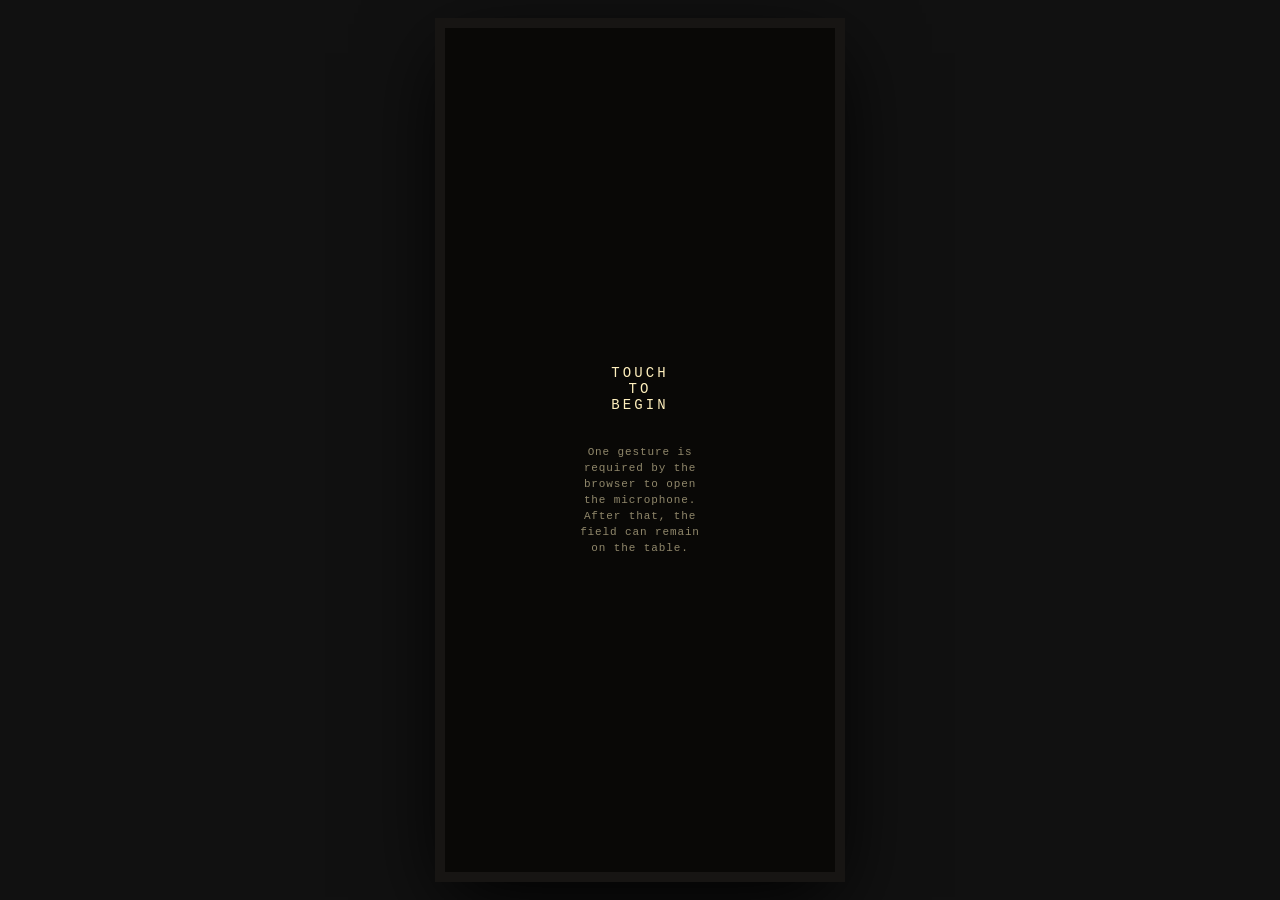
<file: heard-temporal-field.html>
<!doctype html>
<html lang="en">
<head>
<meta charset="utf-8">
<meta name="viewport" content="width=device-width,initial-scale=1,viewport-fit=cover,user-scalable=no">
<meta name="theme-color" content="#090806">
<title>HEARD — bounded temporal field</title>
<style>
  :root{
    --bg:#090806;
    --amber:#f0b44b;
    --cream:#fff0bd;
    --red:#d84a20;
  }
  *{box-sizing:border-box}
  html,body{
    margin:0;
    width:100%;
    height:100%;
    overflow:hidden;
    background:var(--bg);
    color:var(--cream);
    font-family:"Courier New",Courier,monospace;
    -webkit-tap-highlight-color:transparent;
    touch-action:none;
  }
  body{display:grid;place-items:center}
  #frame{
    position:relative;
    width:100vw;
    height:100dvh;
    min-height:100svh;
    overflow:hidden;
    background:var(--bg);
  }
  canvas{
    position:absolute;
    inset:0;
    width:100%;
    height:100%;
    image-rendering:pixelated;
    image-rendering:crisp-edges;
  }
  #gate{
    position:absolute;
    inset:0;
    display:grid;
    place-items:center;
    padding:10vw;
    background:var(--bg);
    z-index:5;
    text-align:center;
  }
  #gate.hidden{display:none}
  #gate button{
    border:0;
    background:transparent;
    color:var(--cream);
    font:inherit;
    letter-spacing:.22em;
    font-size:14px;
    padding:22px;
  }
  #gate p{
    margin:10px 0 0;
    max-width:26em;
    opacity:.55;
    font-size:11px;
    line-height:1.45;
    letter-spacing:.08em;
  }
  #caption{
    position:absolute;
    left:0; right:0;
    bottom:max(16px,env(safe-area-inset-bottom));
    text-align:center;
    font-size:10px;
    letter-spacing:.24em;
    opacity:.62;
    pointer-events:none;
    z-index:3;
  }
  #caption:empty{display:none}
  #transcript{
    position:absolute;
    left:8vw; right:8vw;
    top:50%;
    transform:translateY(-50%);
    z-index:3;
    text-align:center;
    font-family:Georgia,serif;
    font-size:clamp(24px,7vw,42px);
    line-height:1.08;
    letter-spacing:-.02em;
    color:var(--cream);
    display:none;
    pointer-events:none;
    text-wrap:balance;
  }
  #transcript.show{display:block}
  @media (min-width:700px){
    body{background:#111}
    #frame{
      width:390px;height:844px;min-height:0;
      box-shadow:0 0 0 10px #171513,0 25px 80px #000;
    }
  }
  @media (prefers-reduced-motion:reduce){
    canvas{filter:none}
  }
</style>
</head>
<body>
<div id="frame">
  <canvas id="view" aria-label="A bounded field of recent conversational time"></canvas>

  <div id="gate">
    <div>
      <button id="begin" type="button">TOUCH TO BEGIN</button>
      <p>
        One gesture is required by the browser to open the microphone.
        After that, the field can remain on the table.
      </p>
    </div>
  </div>

  <div id="transcript"></div>
  <div id="caption"></div>
</div>

<script>
(() => {
  "use strict";

  /* -----------------------------------------------------------
     HEARD
     A bounded temporal field.

     The screen is not a meter.
     It is the current state of recent time.

     INVARIANTS
     1. Every visible mark has temporal identity.
     2. No live mark survives beyond WINDOW_MS unless explicitly held.
     3. Speech increases coherence instead of agitation.
     4. Recall transforms the same field; it does not open another UI.
     5. Hold stabilizes. Release dissolves. Absence leaves no hidden mark.
     6. Rendering works from a tiny logical grid upward.
  ----------------------------------------------------------- */

  const WINDOW_MS = 15000;
  const GRID = 64;                  // change to 32 for very small hardware
  const SAMPLE_MS = 180;            // each new mark is a real slice of time
  const HOLD_MS = 750;
  const RETURN_MS = 11000;

  const canvas = document.getElementById("view");
  const ctx = canvas.getContext("2d", { alpha:false });
  const gate = document.getElementById("gate");
  const beginBtn = document.getElementById("begin");
  const caption = document.getElementById("caption");
  const transcriptEl = document.getElementById("transcript");

  const state = {
    mode:"quiet",                    // quiet | listening | recall | held | fault
    stream:null,
    audio:null,
    analyser:null,
    data:null,
    energy:0,
    smoothEnergy:0,
    marks:[],
    held:null,
    lastSample:0,
    pointerDownAt:0,
    pointerId:null,
    returnTimer:null,
    recognition:null,
    recognitionWanted:false,
    words:[],
    lastFrame:performance.now(),
    phase:0
  };

  /* ---------- color is semantic, not decorative ---------- */

  const COLORS = {
    bg:[9,8,6],
    old:[112,79,39],
    live:[240,180,75],
    heard:[255,240,189],
    edge:[216,74,32]
  };

  function rgb(c,a=1){
    return `rgba(${c[0]},${c[1]},${c[2]},${a})`;
  }
  function mix(a,b,t){
    return [
      a[0]+(b[0]-a[0])*t,
      a[1]+(b[1]-a[1])*t,
      a[2]+(b[2]-a[2])*t
    ];
  }

  /* ---------- logical pixel surface ---------- */

  function resize(){
    const dpr = Math.min(devicePixelRatio || 1, 2);
    canvas.width = GRID * dpr;
    canvas.height = GRID * dpr;
    ctx.setTransform(dpr,0,0,dpr,0,0);
    ctx.imageSmoothingEnabled = false;
  }
  resize();
  addEventListener("resize", resize);

  function clear(){
    ctx.fillStyle = rgb(COLORS.bg);
    ctx.fillRect(0,0,GRID,GRID);
  }

  function px(x,y,color,alpha=1,size=1){
    ctx.fillStyle = rgb(color,alpha);
    ctx.fillRect(Math.round(x),Math.round(y),size,size);
  }

  /* ---------- microphone ---------- */

  async function begin(){
    try{
      const stream = await navigator.mediaDevices.getUserMedia({
        audio:{
          echoCancellation:true,
          noiseSuppression:true,
          autoGainControl:true
        }
      });

      const AC = window.AudioContext || window.webkitAudioContext;
      const audio = new AC();
      const src = audio.createMediaStreamSource(stream);
      const analyser = audio.createAnalyser();
      analyser.fftSize = 256;
      analyser.smoothingTimeConstant = .82;
      src.connect(analyser);

      state.stream = stream;
      state.audio = audio;
      state.analyser = analyser;
      state.data = new Uint8Array(analyser.frequencyBinCount);
      state.mode = "listening";

      gate.classList.add("hidden");
      caption.textContent = "";
      startRecognition();
      requestWakeLock();
    } catch(e){
      state.mode = "fault";
      caption.textContent = "MICROPHONE UNAVAILABLE";
    }
  }

  beginBtn.addEventListener("click", begin);

  function updateEnergy(){
    if(!state.analyser) return;
    state.analyser.getByteFrequencyData(state.data);
    let sum = 0;
    const n = Math.min(48, state.data.length);
    for(let i=2;i<n;i++) sum += state.data[i];
    const raw = sum / n / 255;
    state.energy = raw;
    state.smoothEnergy += (raw - state.smoothEnergy) * .08;
  }

  /* ---------- speech text is secondary and late ---------- */

  function startRecognition(){
    const SR = window.SpeechRecognition || window.webkitSpeechRecognition;
    if(!SR) return;

    try{
      const r = new SR();
      r.continuous = true;
      r.interimResults = true;
      r.lang = "en-US";
      state.recognition = r;
      state.recognitionWanted = true;

      r.onresult = e => {
        const now = Date.now();

        for(let i=e.resultIndex;i<e.results.length;i++){
          const result = e.results[i];
          const text = result[0].transcript.trim();
          if(!text) continue;

          state.words = state.words.filter(w => !w.interim);
          state.words.push({
            t:now,
            text,
            interim:!result.isFinal
          });
        }
      };

      r.onend = () => {
        if(state.recognitionWanted && state.stream){
          setTimeout(() => { try{ r.start(); }catch(_){} }, 250);
        }
      };

      r.start();
    }catch(_){}
  }

  /* ---------- time cells ---------- */

  function addMark(now){
    const e = state.smoothEnergy;

    // Speech makes the field more coherent: less jitter, more common form.
    const speaking = Math.max(0, Math.min(1, (e - .035) / .22));
    const coherence = .22 + speaking * .72;

    const ageSeed = Math.random();
    const angle = state.phase + (Math.random()-.5) * (1.7 - coherence * 1.25);
    const radius = 7 + Math.random() * 16 * (1 - coherence*.45);

    state.marks.push({
      born:now,
      e,
      speaking,
      coherence,
      angle,
      radius,
      seed:ageSeed
    });

    state.lastSample = now;
  }

  function prune(now){
    state.marks = state.marks.filter(m => now - m.born <= WINDOW_MS);
    state.words = state.words.filter(w => now - w.t <= WINDOW_MS + 5000);
  }

  /* ---------- one field, multiple transformations ---------- */

  function markPosition(m, now){
    const age = Math.max(0, Math.min(1, (now - m.born) / WINDOW_MS));

    // New time enters near the right/lit side, older time drifts left and outward.
    const centerX = GRID * .50;
    const centerY = GRID * .47;

    const theta = m.angle + age * .30;
    const radialAge = age * 6.5;

    let x = centerX + Math.cos(theta) * (m.radius + radialAge);
    let y = centerY + Math.sin(theta) * (m.radius + radialAge) * .76;

    // Temporal position is not an angle around a clock.
    // Age shifts the whole mark gradually through the field.
    x -= age * 8.5;

    if(state.mode === "recall"){
      // Recent history comes forward as spatial separation.
      const recent = 1 - age;
      x += recent * 2.5;
      y += Math.sin(theta*2) * recent * 1.2;
    }

    if(state.mode === "held"){
      // Held state stabilizes: phase stops contributing visible drift.
      x = centerX + Math.cos(m.angle) * (m.radius + age*2) - age*4;
      y = centerY + Math.sin(m.angle) * (m.radius + age*2) * .76;
    }

    return {x,y,age};
  }

  function drawField(now, dt){
    clear();

    const cx = GRID*.50;
    const cy = GRID*.47;

    // only the data-bearing axis; it is a shared present, not a timeline meter
    for(let x=8;x<GRID-8;x++){
      if((x+Math.floor(state.phase*10))%3===0){
        const c = x < cx ? COLORS.old : COLORS.live;
        px(x,cy,c,.20,1);
      }
    }

    // faint vertical correspondence axis
    for(let y=11;y<GRID-13;y+=3){
      px(cx,y,COLORS.old,.13,1);
    }

    // render temporal cells
    const marks = state.mode==="held" && state.held ? state.held : state.marks;

    for(const m of marks){
      const p = markPosition(m, now);
      const age = p.age;

      // Older marks literally lose visual attachment before being removed.
      const life = Math.pow(1-age, .55);
      const voice = m.speaking;

      let color = mix(COLORS.old, COLORS.live, 1-age);
      color = mix(color, COLORS.heard, voice*.65);

      if(state.mode==="recall"){
        color = mix(color, COLORS.heard, .25 + (1-age)*.30);
      }

      const alpha = Math.max(0, life * (.25 + voice*.72));
      const size = voice > .56 && GRID>=48 ? 2 : 1;

      px(p.x,p.y,color,alpha,size);

      // Strong speech binds nearby moments into visible continuity.
      if(voice>.30 && age<.78){
        const toward = .14 + voice*.26;
        const x2 = p.x + (cx-p.x)*toward;
        const y2 = p.y + (cy-p.y)*toward;
        px(x2,y2,COLORS.heard,alpha*.52,1);
      }
    }

    // center: attention, not record status
    const cPulse = .35 + state.smoothEnergy*.65;
    px(cx,cy,COLORS.heard,Math.min(.92,cPulse), state.smoothEnergy>.12 ? 2 : 1);

    // mode is shown by geometry
    if(state.mode==="recall"){
      // recent past becomes an offset skin
      for(let y=18;y<46;y+=2){
        const yy=(y-cy)/13;
        const x=cx+Math.sqrt(Math.max(0,1-yy*yy))*15;
        px(x+2,y,COLORS.heard,.68,1);
      }
    }

    if(state.mode==="held"){
      // stable boundary: persistence as enclosure, not a lock/check icon
      for(let a=0;a<Math.PI*2;a+=.11){
        const x=cx+Math.cos(a)*19;
        const y=cy+Math.sin(a)*14.5;
        px(x,y,COLORS.live,.38,1);
      }
    }

    // fault loses coherence instead of becoming conventional error chrome
    if(state.mode==="fault"){
      for(let i=0;i<22;i++){
        px(12+Math.random()*40,18+Math.random()*28,COLORS.edge,.45,1);
      }
    }
  }

  /* ---------- interaction grammar ---------- */

  function recall(){
    if(!state.stream || state.mode==="fault") return;

    state.mode = "recall";
    const now = Date.now();
    const recentText = state.words
      .filter(w => now-w.t <= WINDOW_MS)
      .map(w => w.text)
      .join(" ")
      .trim();

    transcriptEl.textContent = recentText;
    transcriptEl.classList.toggle("show", !!recentText);

    caption.textContent = recentText ? "" : "RECENT PAST IN VIEW";

    clearTimeout(state.returnTimer);
    state.returnTimer = setTimeout(returnToListening, RETURN_MS);

    if(navigator.vibrate) navigator.vibrate([12,28,12]);
  }

  function hold(){
    if(state.mode!=="recall") return;
    const now = Date.now();

    state.held = state.marks.map(m => ({...m}));
    state.mode = "held";

    transcriptEl.classList.remove("show");
    caption.textContent = "HELD";

    clearTimeout(state.returnTimer);
    if(navigator.vibrate) navigator.vibrate(22);
  }

  function release(){
    if(state.mode!=="held") return;

    state.held = null;
    state.mode = "listening";
    caption.textContent = "";
    transcriptEl.classList.remove("show");

    if(navigator.vibrate) navigator.vibrate(10);
  }

  function returnToListening(){
    if(state.mode==="held") return;
    state.mode = "listening";
    transcriptEl.classList.remove("show");
    caption.textContent = "";
  }

  function clearRecent(){
    state.marks = [];
    state.words = [];
    state.held = null;
    state.mode = "listening";
    transcriptEl.classList.remove("show");
    caption.textContent = "";
  }

  canvas.addEventListener("pointerdown", e => {
    state.pointerDownAt = performance.now();
    state.pointerId = e.pointerId;
    canvas.setPointerCapture(e.pointerId);
  });

  canvas.addEventListener("pointerup", e => {
    if(e.pointerId!==state.pointerId) return;
    const heldFor = performance.now() - state.pointerDownAt;

    if(state.mode==="listening"){
      recall();
    }else if(state.mode==="recall"){
      if(heldFor >= HOLD_MS) hold();
      else returnToListening();
    }else if(state.mode==="held"){
      release();
    }

    state.pointerId = null;
  });

  // Two-finger touch means release/clear the explicitly held object.
  let touchCount = 0;
  canvas.addEventListener("touchstart", e => {
    touchCount = e.touches.length;
    if(touchCount>=2 && state.mode==="held"){
      clearRecent();
    }
  }, {passive:true});

  /* ---------- animation ---------- */

  function frame(ts){
    const now = Date.now();
    const dt = Math.min(50, ts-state.lastFrame);
    state.lastFrame = ts;

    updateEnergy();

    if(state.mode==="listening" || state.mode==="recall"){
      if(now-state.lastSample >= SAMPLE_MS) addMark(now);
      prune(now);

      // Motion is slow enough for peripheral vision.
      // Speech slightly reduces phase velocity: being heard settles the field.
      const settle = 1 - Math.min(.72, state.smoothEnergy*2.3);
      state.phase += dt * .000045 * settle;
    }

    drawField(now,dt);
    requestAnimationFrame(frame);
  }
  requestAnimationFrame(frame);

  /* ---------- table behavior ---------- */

  let wakeLock = null;
  async function requestWakeLock(){
    try{
      if("wakeLock" in navigator){
        wakeLock = await navigator.wakeLock.request("screen");
      }
    }catch(_){}
  }

  document.addEventListener("visibilitychange", () => {
    if(document.visibilityState==="visible" && state.stream) requestWakeLock();
  });

  addEventListener("beforeunload", () => {
    state.recognitionWanted = false;
    try{ state.recognition?.stop(); }catch(_){}
    state.stream?.getTracks().forEach(t=>t.stop());
  });

})();
</script>
</body>
</html>
</file>
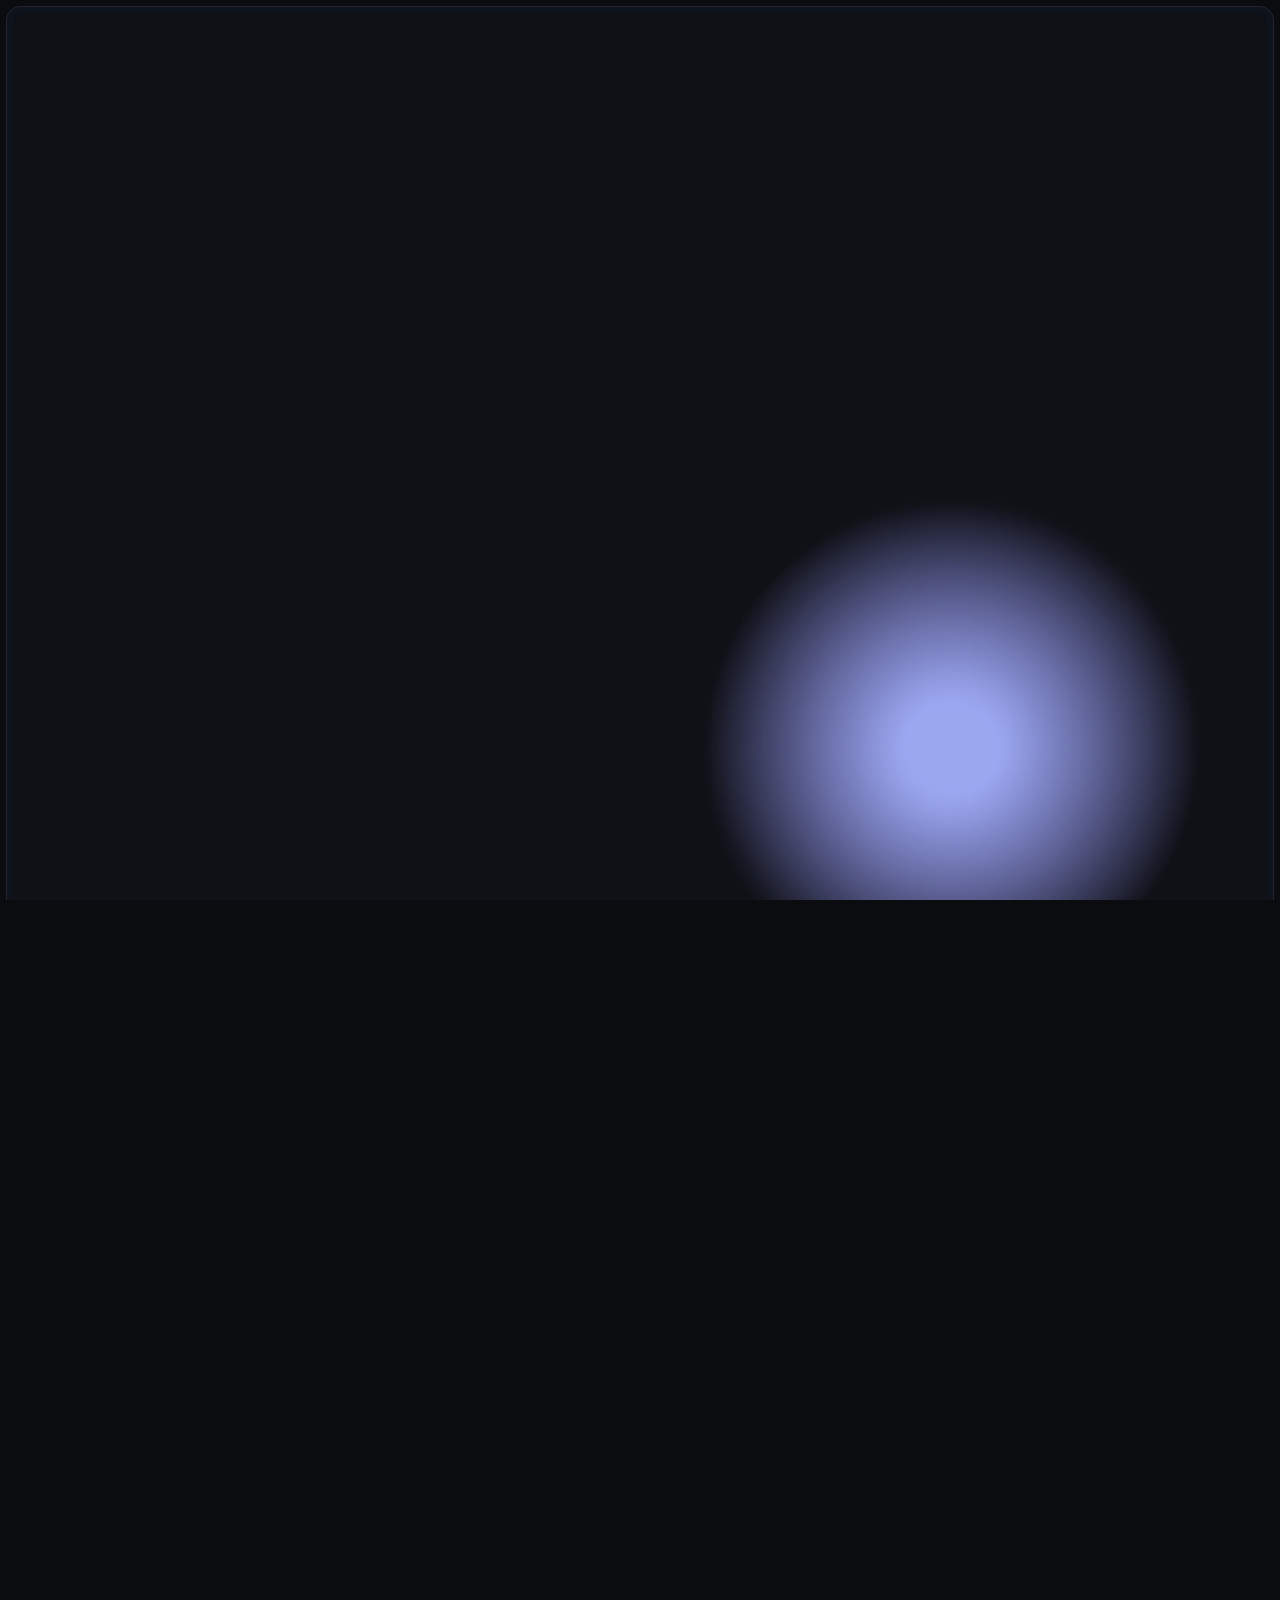
<file: impossible_time_machine_mobile_web_app (6).html>
<!DOCTYPE html>
<html lang="en">
<head>
<meta charset="utf-8" />
<meta name="viewport" content="width=device-width, initial-scale=1, viewport-fit=cover" />
<title>Dual Scratchable VJ Turntables — Symmetry</title>
<style>
  :root{ --bg:#0b0c0f; --fg:#e6e6e6; --line:#1f2533; --accent:#65fbd2; }
  *{box-sizing:border-box;-webkit-tap-highlight-color:transparent}
  html,body{margin:0;height:100%;background:var(--bg);color:var(--fg);font-family:system-ui,-apple-system,Roboto,Inter,Arial,sans-serif;overflow:hidden}
  .app{display:flex;flex-direction:column;min-height:100vh;gap:8px;padding:6px}
  /* Mixer */
  .mixer{flex:0 0 auto;border:1px solid var(--line);border-radius:14px;background:#0f131b;display:flex;flex-direction:column;gap:6px;padding:6px}
  .mix-screen{width:100%;aspect-ratio:1;background:#000;border-radius:12px;overflow:hidden;position:relative}
  .mix-screen canvas{width:100%;height:100%}
  .row{display:flex;gap:6px;align-items:center;justify-content:center}
  .slider{flex:1}
  .pulse{width:12px;height:12px;border-radius:50%;background:#222;box-shadow:0 0 0 0 rgba(101,251,210,.0)}
  .tiny{font-size:11px;color:#9aa0a6}
  .btn{border:none;background:#141923;border:1px solid #1c2330;color:#cfe1f2;border-radius:10px;padding:6px 10px;min-height:32px;font-family:ui-monospace, SFMono-Regular, Menlo, monospace}
  select.blend{background:#141923;color:#cfe1f2;border:1px solid #1c2330;border-radius:10px;padding:6px;min-height:32px}
  .toggle{display:flex;align-items:center;gap:6px}
  .toggle input{accent-color:var(--accent)}
  .link{color:#9fe5ff;text-decoration:none}
  /* Decks */
  .decks{flex:1;display:grid;grid-template-columns:1fr 1fr;gap:6px}
  .deck{display:flex;flex-direction:column;align-items:center;gap:6px}
  .portal{width:100%;aspect-ratio:1;border-radius:50%;position:relative;display:grid;place-items:center;background:#0c0f15;box-shadow:0 0 0 2px #1d2230,0 0 30px rgba(101,251,210,.12) inset;overflow:hidden;touch-action:none}
  .portal canvas{width:94%;height:94%;border-radius:50%}
  .ring{position:absolute;inset:3%;border-radius:50%;pointer-events:none}
  input[type=file]{display:none}
  .toast{position:fixed;left:50%;top:10px;transform:translateX(-50%);background:#111722;border:1px solid #1f2633;color:#cfe1f2;padding:8px 12px;border-radius:10px;font-size:12px;opacity:.95;z-index:50}
  /* Glyph buttons (no emoji) */
  .glyph{display:inline-flex;align-items:center;justify-content:center;gap:6px}
  .glyph svg{width:16px;height:16px;fill:#cfe1f2}
</style>
</head>
<body>
<div class="app">
  <!-- Mixer -->
  <section class="mixer">
    <div class="mix-screen"><canvas id="mixView" width="640" height="640"></canvas></div>
    <div class="row">
      <select id="blendSelect" class="blend" title="Blend">
        <option value="source-over">Normal</option>
        <option value="screen" selected>Screen</option>
        <option value="multiply">Multiply</option>
        <option value="overlay">Overlay</option>
        <option value="hard-light">Hard Light</option>
        <option value="soft-light">Soft Light</option>
        <option value="lighten">Lighten</option>
        <option value="darken">Darken</option>
        <option value="difference">Difference</option>
        <option value="exclusion">Exclusion</option>
        <option value="lighter">Add</option>
      </select>
      <input id="mixSlider" class="slider" type="range" min="0" max="1" step="0.01" value="0.5" />
      <div class="pulse" id="metroPulse"></div>
      <button class="btn glyph" id="rec8" title="Record 8s">
        <svg viewBox="0 0 24 24"><rect x="6" y="6" width="12" height="12" rx="2"/></svg>
        REC 8s
      </button>
      <a id="dlLink" class="link" style="display:none" download="mix-8s.webm">Download</a>
    </div>
    <div class="row">
      <button class="btn" id="bpmDown">-</button>
      <input id="bpm" class="slider" type="range" min="30" max="240" step="1" value="120" />
      <button class="btn" id="bpmUp">+</button>
      <button class="btn" id="modeBPM">B/F</button>
      <span class="tiny" id="bpmLabel">120 BPM</span>
      <button class="btn" id="interpBtn" title="Frame interpolation">Interp</button>
      <label class="toggle tiny"><input type="checkbox" id="perfMode"/> Perf</label>
      <span class="tiny" id="diag">OK</span>
    </div>
  </section>

  <!-- Decks (six-fold symmetry accents) -->
  <section class="decks">
    <div class="deck" id="deckL">
      <div class="portal">
        <canvas id="viewL" width="512" height="512"></canvas>
        <canvas id="ringL" class="ring" width="512" height="512"></canvas>
      </div>
      <div class="row">
        <input id="fileL" type="file" accept="video/*" />
        <button class="btn glyph" id="uploadL" title="Load A">
          <svg viewBox="0 0 24 24"><path d="M4 18h16v2H4zM12 4l4 4h-3v6h-2V8H8z"/></svg>
          LOAD A
        </button>
        <button class="btn glyph" id="autoL" title="Auto A">
          <svg id="autoLIcon" viewBox="0 0 24 24"><path d="M8 5v14l11-7z"/></svg>
          AUTO
        </button>
      </div>
    </div>
    <div class="deck" id="deckR">
      <div class="portal">
        <canvas id="viewR" width="512" height="512"></canvas>
        <canvas id="ringR" class="ring" width="512" height="512"></canvas>
      </div>
      <div class="row">
        <input id="fileR" type="file" accept="video/*" />
        <button class="btn glyph" id="uploadR" title="Load B">
          <svg viewBox="0 0 24 24"><path d="M4 18h16v2H4zM12 4l4 4h-3v6h-2V8H8z"/></svg>
          LOAD B
        </button>
        <button class="btn glyph" id="autoR" title="Auto B">
          <svg id="autoRIcon" viewBox="0 0 24 24"><path d="M8 5v14l11-7z"/></svg>
          AUTO
        </button>
      </div>
    </div>
  </section>
  <div class="toast" id="toast" style="display:none">Loading…</div>
</div>

<script>
// ===== Helpers =====
function makeCanvas(w,h){const c=document.createElement('canvas');c.width=w;c.height=h;return c;}
function byId(x){return document.getElementById(x);} 

// ===== Stable frame interpolation =====
function drawInterpFrame(frames, idxFloat, ctx, w, h){
  const N = frames.length; if(!N){ ctx.fillStyle='#0a0d14'; ctx.fillRect(0,0,w,h); return; }
  const a = Math.floor(idxFloat) % N; const b = (a+1)%N; const t = idxFloat - Math.floor(idxFloat);
  ctx.globalAlpha = 1; ctx.globalCompositeOperation='source-over';
  ctx.drawImage(frames[a],0,0,w,h);
  if(t>0){ ctx.globalAlpha = t; ctx.drawImage(frames[b],0,0,w,h); }
  ctx.globalAlpha=1;
}

// ===== Mixer buffers (no heap churn) =====
const mixBufL = makeCanvas(640,640);
const mixBufR = makeCanvas(640,640);
function drawMix(){
  const c=byId('mixView'); const ctx=c.getContext('2d');
  ctx.clearRect(0,0,c.width,c.height);
  const lctx = mixBufL.getContext('2d'); lctx.clearRect(0,0,mixBufL.width,mixBufL.height);
  const rctx = mixBufR.getContext('2d'); rctx.clearRect(0,0,mixBufR.width,mixBufR.height);
  if(state.L.frames.length){ drawInterpFrame(state.L.frames, state.L.idxFloat, lctx, mixBufL.width, mixBufL.height); ctx.drawImage(mixBufL,0,0,c.width,c.height); }
  if(state.R.frames.length){ drawInterpFrame(state.R.frames, state.R.idxFloat, rctx, mixBufR.width, mixBufR.height); ctx.globalAlpha = state.mix; ctx.globalCompositeOperation = state.blend; ctx.drawImage(mixBufR,0,0,c.width,c.height); ctx.globalAlpha=1; ctx.globalCompositeOperation='source-over'; }
}

// ===== Video sampler (deterministic, bounded) =====
async function sampleVideo(file,target=160){
  return new Promise(async (resolve, reject)=>{
    try{
      const url = URL.createObjectURL(file);
      const v = document.createElement('video');
      v.src = url; v.crossOrigin='anonymous'; v.muted=true; v.playsInline=true; v.preload='auto';
      const show=(m)=>{const t=byId('toast'); t.textContent=m; t.style.display='block';};
      const hide=()=>{byId('toast').style.display='none';};
      show('Decoding…');
      await new Promise(res=>{ v.onloadedmetadata=()=>res(); });
      const dur = Math.max(0.01, v.duration||8);
      const N = Math.min(target, window.__perfOn? 100: 180);
      const size = window.__perfOn? 192: 256;
      const frames=[]; const off=makeCanvas(size,size); const octx=off.getContext('2d');
      for(let i=0;i<N;i++){
        const t = (i/(N-1))*dur;
        await new Promise(res=>{ v.currentTime=t; v.onseeked=()=>res(); });
        octx.clearRect(0,0,size,size);
        octx.drawImage(v,0,0,size,size);
        const bmp = await createImageBitmap(off);
        frames.push(bmp);
      }
      URL.revokeObjectURL(url); hide(); resolve(frames);
    }catch(e){ reject(e); }
  });
}

// ===== State =====
const state={
  L:{frames:[],idxFloat:0,drag:false,lastA:0,auto:false},
  R:{frames:[],idxFloat:0,drag:false,lastA:0,auto:false},
  blend:'screen', mix:0.5, tempo:120, mode:'BPM', interp:true,
  audio:null, dest:null,
  fpsTarget: 30
};

// ===== Audio (soft clicks + recording dest) =====
function ensureAudio(){ if(state.audio) return; const AC=new (window.AudioContext||window.webkitAudioContext)(); const master=AC.createGain(); master.gain.value=0.2; master.connect(AC.destination); const dest=AC.createMediaStreamDestination(); master.connect(dest); state.audio={AC,master}; state.dest=dest; }
function clickTick(pitch=650, vol=.07){ if(!state.audio) return; const {AC,master}=state.audio; const o=AC.createOscillator(); const g=AC.createGain(); o.type='square'; o.frequency.value=pitch; g.gain.value=vol; o.connect(g).connect(master); o.start(); g.gain.exponentialRampToValueAtTime(0.0001, AC.currentTime+0.04); o.stop(AC.currentTime+0.05); }

// ===== Six-fold symmetry ring (hashes + spokes) =====
function drawRing(id){
  const ring=byId(id); const ctx=ring.getContext('2d');
  const w=ring.width,h=ring.height,cx=w/2,cy=h/2,R=w/2-6; ctx.clearRect(0,0,w,h);
  ctx.strokeStyle='#1f2635'; ctx.lineWidth=2; ctx.beginPath(); ctx.arc(cx,cy,R,0,Math.PI*2); ctx.stroke();
  // 60 ticks + heavier every 5; plus 6 radial spokes for 6-symmetry
  for(let i=0;i<60;i++){
    const a=i*(Math.PI*2/60)-Math.PI/2; const len=(i%5===0)?14:7;
    const x1=cx+Math.cos(a)*R, y1=cy+Math.sin(a)*R;
    const x2=cx+Math.cos(a)*(R-len), y2=cy+Math.sin(a)*(R-len);
    ctx.strokeStyle=(i%5===0)?'#65fbd2':'#3a4458'; ctx.lineWidth=(i%5===0)?2:1;
    ctx.beginPath(); ctx.moveTo(x1,y1); ctx.lineTo(x2,y2); ctx.stroke();
  }
  for(let k=0;k<6;k++){
    const a=k*(Math.PI*2/6)-Math.PI/2; const x=cx+Math.cos(a)*(R-18); const y=cy+Math.sin(a)*(R-18);
    ctx.fillStyle='#223043'; ctx.beginPath(); ctx.arc(x,y,3,0,Math.PI*2); ctx.fill();
  }
}

// ===== Deck render =====
function drawDeck(side){ const cv=byId('view'+side); const ctx=cv.getContext('2d'); drawInterpFrame(state[side].frames, state[side].idxFloat, ctx, cv.width, cv.height); drawRing('ring'+side); }

// ===== Scratch controls =====
function angleAt(e,cv){const r=cv.getBoundingClientRect();const x=(e.touches?e.touches[0].clientX:e.clientX)-r.left-r.width/2;const y=(e.touches?e.touches[0].clientY:e.clientY)-r.top-r.height/2;return Math.atan2(y,x);} 
function bindDeck(side){
  const cv=byId('view'+side);
  let lastHaptic=0, lastClickIdx=-1;
  const start=(e)=>{ ensureAudio(); const now=performance.now(); if(navigator.vibrate && now-lastHaptic>40){ navigator.vibrate(5); lastHaptic=now; } state[side].drag=true; state[side].lastA=angleAt(e,cv); e.preventDefault(); };
  const move=(e)=>{ if(!state[side].drag) return; const a=angleAt(e,cv); const d=a-state[side].lastA; state[side].lastA=a; const N=(state[side].frames.length||1); state[side].idxFloat=(state[side].idxFloat + d*40 + N)%N; const idxInt=Math.floor(state[side].idxFloat); if(idxInt!==lastClickIdx){ const now=performance.now(); if(navigator.vibrate && now-lastHaptic>30){ navigator.vibrate(2); lastHaptic=now; } clickTick(560+100*Math.min(1,Math.abs(d)*40), .06); lastClickIdx=idxInt; } };
  const end=()=>{ state[side].drag=false; };
  cv.addEventListener('mousedown',start); cv.addEventListener('mousemove',move); window.addEventListener('mouseup',end);
  cv.addEventListener('touchstart',start,{passive:false}); cv.addEventListener('touchmove',move,{passive:false}); window.addEventListener('touchend',end);
}

bindDeck('L'); bindDeck('R');

// ===== Tempo & autoplay =====
let lastTick=0; function metro(ts){ const secPer=60/state.tempo; if(!lastTick) lastTick=ts; const d=(ts-lastTick)/1000; if(d>=secPer){ lastTick=ts; const pulse=byId('metroPulse'); pulse.style.boxShadow='0 0 0 8px rgba(101,251,210,.22)'; setTimeout(()=>{pulse.style.boxShadow='0 0 0 0 rgba(0,0,0,0)';},80); if(!state.L.drag && state.L.auto && state.L.frames.length) state.L.idxFloat=(state.L.idxFloat+1)%state.L.frames.length; if(!state.R.drag && state.R.auto && state.R.frames.length) state.R.idxFloat=(state.R.idxFloat+1)%state.R.frames.length; } }
function idleAdvance(dt){ const fps=12; const step=dt*fps; if(!state.L.drag && !state.L.auto && state.L.frames.length) state.L.idxFloat=(state.L.idxFloat+step)%state.L.frames.length; if(!state.R.drag && !state.R.auto && state.R.frames.length) state.R.idxFloat=(state.R.idxFloat+step)%state.R.frames.length; }

// ===== Main loop (soft FPS cap + visibility pause) =====
let lastTs=0, acc=0; function loop(ts){ const dt=((ts-lastTs)||0)/1000; lastTs=ts; acc+=dt; const frameInterval=1/Math.max(15,(window.__perfOn?24:state.fpsTarget)); if(acc>=frameInterval){ acc=0; metro(ts||performance.now()); idleAdvance(frameInterval); drawDeck('L'); drawDeck('R'); drawMix(); } requestAnimationFrame(loop); } requestAnimationFrame(loop);
 document.addEventListener('visibilitychange',()=>{ if(document.hidden){ lastTs=performance.now(); }});

// ===== UI wiring =====
byId('uploadL').onclick=()=>byId('fileL').click(); byId('uploadR').onclick=()=>byId('fileR').click();
byId('fileL').onchange=async e=>{ const f=e.target.files[0]; if(!f) return; const t=byId('toast'); t.textContent='Loading A…'; t.style.display='block'; (state.L.frames||[]).forEach(b=>{try{b.close&&b.close();}catch{}}); state.L.frames=[]; state.L.frames=await sampleVideo(f, window.__perfOn? 100: 180); state.L.idxFloat=0; t.style.display='none'; updateDiag(); };
byId('fileR').onchange=async e=>{ const f=e.target.files[0]; if(!f) return; const t=byId('toast'); t.textContent='Loading B…'; t.style.display='block'; (state.R.frames||[]).forEach(b=>{try{b.close&&b.close();}catch{}}); state.R.frames=[]; state.R.frames=await sampleVideo(f, window.__perfOn? 100: 180); state.R.idxFloat=0; t.style.display='none'; updateDiag(); };
byId('autoL').onclick=()=>{ state.L.auto=!state.L.auto; byId('autoLIcon').innerHTML = state.L.auto ? '<path d="M6 6h4v12H6zM14 6h4v12h-4z"/>' : '<path d="M8 5v14l11-7z"/>'; };
byId('autoR').onclick=()=>{ state.R.auto=!state.R.auto; byId('autoRIcon').innerHTML = state.R.auto ? '<path d="M6 6h4v12H6zM14 6h4v12h-4z"/>' : '<path d="M8 5v14l11-7z"/>'; };
byId('blendSelect').oninput=e=>state.blend=e.target.value; byId('mixSlider').oninput=e=>state.mix=parseFloat(e.target.value);
byId('bpm').oninput=e=>{ state.tempo=parseInt(e.target.value,10); byId('bpmLabel').textContent=state.tempo+' '+state.mode; ensureAudio(); };
byId('bpmDown').onclick=()=>{ const v=Math.max(30,state.tempo-1); byId('bpm').value=v; byId('bpm').dispatchEvent(new Event('input')); };
byId('bpmUp').onclick=()=>{ const v=Math.min(240,state.tempo+1); byId('bpm').value=v; byId('bpm').dispatchEvent(new Event('input')); };
byId('modeBPM').onclick=()=>{ state.mode=(state.mode==='BPM')?'FPM':'BPM'; byId('bpmLabel').textContent=state.tempo+' '+state.mode; };
byId('interpBtn').onclick=()=>{ state.interp=!state.interp; byId('interpBtn').style.opacity= state.interp?1:0.5; };
byId('perfMode').onchange=(e)=>{ window.__perfOn= !!e.target.checked; state.fpsTarget = window.__perfOn? 24: 30; updateDiag(); };

// ===== 8s Recording (mix + clicks) =====
let mediaRec=null, chunks=[]; byId('rec8').onclick=()=>{ try{ const canvas=byId('mixView'); const stream=canvas.captureStream(window.__perfOn? 24: 30); ensureAudio(); if(state.dest) state.dest.stream.getAudioTracks().forEach(t=>stream.addTrack(t)); chunks=[]; mediaRec=new MediaRecorder(stream,{mimeType:'video/webm;codecs=vp9,opus', videoBitsPerSecond: window.__perfOn? 2_000_000: 3_000_000}); mediaRec.ondataavailable=(e)=>{ if(e.data.size>0) chunks.push(e.data); }; mediaRec.onstop=()=>{ const blob=new Blob(chunks,{type:'video/webm'}); const url=URL.createObjectURL(blob); const a=byId('dlLink'); a.href=url; a.style.display='inline'; }; mediaRec.start(); setTimeout(()=>{ try{ mediaRec.stop(); }catch{} }, 8000); }catch(err){ console.warn('rec error', err); } };

// ===== Default test frames =====
async function makeTestFrames(hue){const frames=[];const size=window.__perfOn? 192: 256;const tmp=makeCanvas(size,size);const tctx=tmp.getContext('2d');for(let i=0;i<150;i++){const t=i/150;tctx.fillStyle='#0b0c10';tctx.fillRect(0,0,size,size);const x=size/2+Math.cos(t*2*Math.PI)*size*0.27;const y=size/2+Math.sin(t*2*Math.PI)*size*0.22;const r=size*0.18+Math.sin(t*6.283*0.5)*size*0.09;const g=tctx.createRadialGradient(x,y,10,x,y,r);g.addColorStop(0,`hsl(${(hue+i)%360},80%,60%)`);g.addColorStop(1,'#0b0c10');tctx.fillStyle=g;tctx.beginPath();tctx.arc(x,y,r,0,Math.PI*2);tctx.fill();frames.push(await createImageBitmap(tmp));}return frames;}
(async()=>{ state.L.frames=await makeTestFrames(200); state.R.frames=await makeTestFrames(320); updateDiag(); })();

// ===== Diagnostics =====
function updateDiag(){ const d=byId('diag'); const dpr=(window.devicePixelRatio||1).toFixed(2); d.textContent=`A:${state.L.frames.length} B:${state.R.frames.length} dpr:${dpr}`; }
</script>
</body>
</html>
</file>
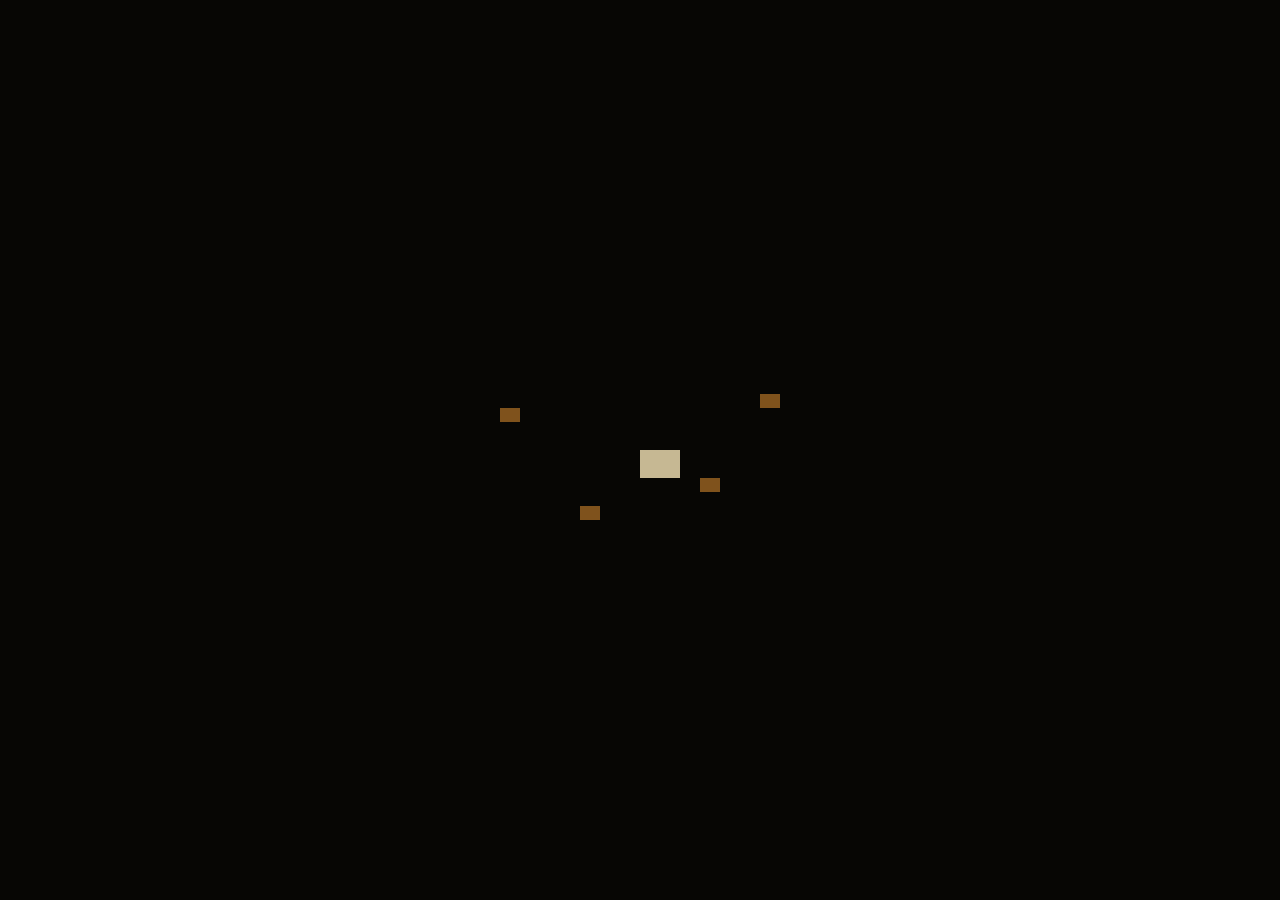
<file: index-20.html>
<!doctype html>
<html lang="en">
<head>
<meta charset="utf-8">
<meta name="viewport" content="width=device-width,initial-scale=1,viewport-fit=cover,user-scalable=no">
<meta name="theme-color" content="#070604">
<meta name="apple-mobile-web-app-capable" content="yes">
<meta name="apple-mobile-web-app-status-bar-style" content="black">
<title>HEARD</title>
<link rel="icon" type="image/svg+xml" href="data:image/svg+xml,<svg xmlns='http://www.w3.org/2000/svg' viewBox='0 0 64 64'><rect width='64' height='64' fill='%23070604'/><g fill='%23f6c156'><circle cx='20' cy='32' r='2'/><circle cx='26' cy='26' r='2'/><circle cx='26' cy='32' r='3'/><circle cx='26' cy='38' r='2'/><circle cx='32' cy='20' r='2'/><circle cx='32' cy='26' r='3'/><circle cx='32' cy='32' r='4'/><circle cx='32' cy='38' r='3'/><circle cx='32' cy='44' r='2'/></g><g fill='%23e09231'><circle cx='38' cy='26' r='2'/><circle cx='38' cy='32' r='3'/><circle cx='38' cy='38' r='2'/><circle cx='44' cy='32' r='2'/></g><circle cx='48' cy='32' r='1.5' fill='%23be3d1f'/></svg>">
<link rel="icon" type="image/png" sizes="64x64" href="favicon-64.png">
<link rel="apple-touch-icon" href="apple-touch-icon.png">
<link rel="manifest" href="manifest.webmanifest">
<style>
:root{--bg:#070604}
*{box-sizing:border-box}
html,body{margin:0;width:100%;height:100%;overflow:hidden;background:var(--bg);touch-action:none;-webkit-tap-highlight-color:transparent}
body{display:grid;place-items:center}
#frame{width:100vw;height:100dvh;min-height:100svh;position:relative;overflow:hidden;background:var(--bg)}
canvas{position:absolute;inset:0;width:100%;height:100%;image-rendering:pixelated;image-rendering:crisp-edges}
.sr-only{position:absolute!important;width:1px;height:1px;padding:0;margin:-1px;overflow:hidden;clip:rect(0,0,0,0);white-space:nowrap;border:0}
dialog{position:absolute;inset:0;width:100%;height:100%;max-width:none;max-height:none;margin:0;padding:0;border:0;background:rgba(7,6,4,.99);overflow:hidden}
dialog::backdrop{background:#070604}
#permitSurface{position:absolute;inset:0;width:100%;height:100%;border:0;background:transparent;padding:0}
#permitCanvas{position:absolute;inset:0;width:100%;height:100%;pointer-events:none}
@media (min-width:700px){
  body{background:#111}
  #frame{width:390px;height:844px;min-height:0;box-shadow:0 0 0 10px #151311,0 25px 80px #000}
}
</style>
</head>
<body>
<div id="frame">
  <canvas id="view" aria-label="Ambient recent-time field"></canvas>

  <dialog id="permissionDialog" aria-labelledby="permitLabel" aria-describedby="permitDesc">
    <button id="permitSurface" type="button">
      <span id="permitLabel" class="sr-only">Enable microphone</span>
      <span id="permitDesc" class="sr-only">Touch once to allow microphone access. The browser will show its own permission prompt.</span>
    </button>
    <canvas id="permitCanvas" aria-hidden="true"></canvas>
  </dialog>

  <div id="a11yStatus" class="sr-only" role="status" aria-live="polite"></div>
</div>

<script>
(() => {
"use strict";

const WINDOW_MS=15000, GRID=64, SAMPLE_MS=170, LONG_PRESS_MS=650, SWIPE_RELEASE=12;
const view=document.getElementById("view");
const ctx=view.getContext("2d",{alpha:false});
const dialog=document.getElementById("permissionDialog");
const permitCanvas=document.getElementById("permitCanvas");
const pctx=permitCanvas.getContext("2d",{alpha:false});
const permitSurface=document.getElementById("permitSurface");
const a11y=document.getElementById("a11yStatus");

const C={bg:[7,6,4],dim:[79,55,33],amber:[224,146,49],gold:[246,193,86],cream:[255,239,191],red:[190,61,31]};
const rgb=(c,a=1)=>`rgba(${c[0]},${c[1]},${c[2]},${a})`;
const mix=(a,b,t)=>[a[0]+(b[0]-a[0])*t,a[1]+(b[1]-a[1])*t,a[2]+(b[2]-a[2])*t];

const state={
  mode:"sleep",
  permission:"unknown",
  stream:null,audio:null,analyser:null,data:null,
  energy:0,smooth:0,marks:[],heldMarks:null,lastSample:0,phase:0,
  pointer:null,wakeLock:null,returnTimer:null,
  words:[],recognition:null,recognitionWanted:false,
  permitT0:performance.now()
};

function setStatus(s){a11y.textContent=s}

function resizeCanvas(c,ct){
  const dpr=Math.min(devicePixelRatio||1,2);
  c.width=GRID*dpr;c.height=GRID*dpr;
  ct.setTransform(dpr,0,0,dpr,0,0);
  ct.imageSmoothingEnabled=false;
}
function resize(){resizeCanvas(view,ctx);resizeCanvas(permitCanvas,pctx)}
resize();addEventListener("resize",resize);

function clear(ct){ct.fillStyle=rgb(C.bg);ct.fillRect(0,0,GRID,GRID)}
function px(ct,x,y,c,a=1,s=1){
  if(a<=0)return;
  ct.fillStyle=rgb(c,a);
  ct.fillRect(Math.round(x),Math.round(y),s,s);
}

/* Cross-browser microphone request.
   Native browser permission UI is security chrome and cannot be styled.
   Our full-screen field is the styled pre/post permission layer. */
function legacyGetUserMedia(constraints){
  const legacy=navigator.getUserMedia||navigator.webkitGetUserMedia||navigator.mozGetUserMedia;
  if(!legacy)return Promise.reject(new Error("unsupported"));
  return new Promise((resolve,reject)=>legacy.call(navigator,constraints,resolve,reject));
}
async function getMic(){
  if(navigator.mediaDevices?.getUserMedia)return navigator.mediaDevices.getUserMedia({audio:true});
  return legacyGetUserMedia({audio:true});
}
async function queryPermission(){
  try{
    if(!navigator.permissions?.query)return "unknown";
    const result=await navigator.permissions.query({name:"microphone"});
    return result.state||"unknown";
  }catch(_){return "unknown"}
}
async function requestMicrophone(){
  if(state.permission==="asking")return;
  state.permission="asking";state.permitT0=performance.now();
  setStatus("Requesting microphone permission.");

  try{
    const stream=await getMic();
    const AC=window.AudioContext||window.webkitAudioContext;
    if(!AC)throw new Error("no-audio-context");
    const audio=new AC();
    try{await audio.resume()}catch(_){}

    const src=audio.createMediaStreamSource(stream);
    const analyser=audio.createAnalyser();
    analyser.fftSize=256;
    analyser.smoothingTimeConstant=.86;
    src.connect(analyser);

    state.stream=stream;state.audio=audio;state.analyser=analyser;
    state.data=new Uint8Array(analyser.frequencyBinCount);
    state.permission="granted";state.mode="listening";state.permitT0=performance.now();

    setStatus("Microphone enabled.");
    startRecognition();
    requestWakeLock();
    if(navigator.vibrate)navigator.vibrate(12);

    setTimeout(()=>{if(dialog.open)dialog.close()},700);
  }catch(err){
    const n=err?.name||"";
    state.permission=(n==="NotAllowedError"||n==="PermissionDeniedError")?"denied":"unsupported";
    state.permitT0=performance.now();
    if(state.permission==="denied"){
      setStatus("Microphone permission was not granted. Touch again to retry. If prompts are blocked, change microphone access in site settings.");
    }else{
      setStatus("Microphone access is unavailable in this browser or context. Use a supported browser over HTTPS.");
    }
    if(navigator.vibrate)navigator.vibrate([8,35,8]);
  }
}
permitSurface.addEventListener("click",requestMicrophone);

try{dialog.showModal()}catch(_){dialog.setAttribute("open","")}
queryPermission().then(s=>{
  if(s==="denied"){state.permission="denied";state.permitT0=performance.now()}
});

/* Styled permission-state motion: invite -> converge -> cohere, or open apart on denial. */
function drawPermit(t){
  clear(pctx);
  const cx=GRID*.5,cy=GRID*.5;
  const age=(t-state.permitT0)/1000;
  const breath=(Math.sin(t*.0011)+1)*.5;

  if(state.permission==="unknown"){
    const pts=[[-7,-3],[6,-4],[-4,6],[7,5],[0,0]];
    pts.forEach((p,i)=>{
      const q=.72+.28*Math.sin(t*.001+i);
      px(pctx,cx+p[0]*q,cy+p[1]*q,i===4?C.cream:C.amber,.42+(i===4?.35:breath*.14),i===4?2:1);
    });
  }else if(state.permission==="asking"){
    for(let i=0;i<18;i++){
      const a=i/18*Math.PI*2;
      const k=Math.max(.08,1-Math.min(age/2,1));
      const r=4+13*k;
      px(pctx,cx+Math.cos(a)*r,cy+Math.sin(a)*r*.72,C.gold,.35,1);
    }
    px(pctx,cx,cy,C.cream,.9,2);
  }else if(state.permission==="granted"){
    const open=Math.min(age/.65,1);
    for(let y=-10;y<=10;y++){
      for(let x=-10;x<=10;x++){
        const rr=Math.hypot(x,y*1.15);
        if(rr>10)continue;
        const seed=(x*37+y*17)&7;
        if(seed>3)continue;
        const col=x>4?C.amber:C.gold;
        px(pctx,cx+x*open,cy+y*open,col,(1-open)*.35+.48,1);
      }
    }
  }else{
    const col=state.permission==="denied"?C.red:C.dim;
    for(let i=0;i<20;i++){
      const a=i/20*Math.PI*2;
      const r=7+(i%3)*3+Math.min(age,2)*2;
      const split=Math.cos(a)>0?3:-3;
      px(pctx,cx+Math.cos(a)*r+split,cy+Math.sin(a)*r*.68,col,.28,1);
    }
    px(pctx,cx-3,cy,C.gold,.36,1);px(pctx,cx+3,cy,C.gold,.36,1);
  }
}

function updateEnergy(){
  if(!state.analyser)return;
  state.analyser.getByteFrequencyData(state.data);
  let sum=0,n=Math.min(44,state.data.length);
  for(let i=2;i<n;i++)sum+=state.data[i];
  const raw=sum/n/255;
  state.energy=raw;state.smooth+=(raw-state.smooth)*.07;
}
function addMark(now){
  const speaking=Math.max(0,Math.min(1,(state.smooth-.03)/.20));
  const coherence=.18+speaking*.78;
  state.marks.push({
    born:now,speaking,coherence,
    a:state.phase+(Math.random()-.5)*(1.8-coherence*1.55),
    r:7+Math.random()*(16-coherence*6),seed:Math.random()
  });
  state.lastSample=now;
}
function prune(now){
  state.marks=state.marks.filter(m=>now-m.born<=WINDOW_MS);
  state.words=state.words.filter(w=>now-w.t<=WINDOW_MS+4000);
}
function pos(m,now,mode=state.mode){
  const age=Math.max(0,Math.min(1,(now-m.born)/WINDOW_MS));
  const cx=GRID*.5,cy=GRID*.48;
  let a=m.a+age*.21,r=m.r+age*5.5;
  let x=cx+Math.cos(a)*r-age*7.5;
  let y=cy+Math.sin(a)*r*.78;
  if(mode==="recall"){x+=(1-age)*3.5;y+=(age-.5)*.8}
  if(mode==="held"){
    x=cx+Math.cos(m.a)*(m.r+age*1.2)-age*3.2;
    y=cy+Math.sin(m.a)*(m.r+age*1.2)*.78;
  }
  return{x,y,age};
}
function drawListening(now){
  clear(ctx);const cx=GRID*.5,cy=GRID*.48;
  px(ctx,cx,cy,C.cream,.46+state.smooth*.7,state.smooth>.14?2:1);
  for(const m of state.marks){
    const p=pos(m,now,"listening"),life=Math.pow(1-p.age,.62);
    let col=mix(C.dim,C.amber,1-p.age);col=mix(col,C.cream,m.speaking*.68);
    const alpha=life*(.18+m.speaking*.78);
    px(ctx,p.x,p.y,col,alpha,m.speaking>.62?2:1);
    if(m.speaking>.35&&p.age<.72){
      const q=.12+m.speaking*.20;
      px(ctx,p.x+(cx-p.x)*q,p.y+(cy-p.y)*q,C.cream,alpha*.42,1);
    }
  }
}
function drawRecall(now){
  clear(ctx);const cx=GRID*.5,cy=GRID*.48;
  for(const m of state.marks){
    const p=pos(m,now,"recall"),life=Math.pow(1-p.age,.55);
    let col=mix(C.dim,C.gold,1-p.age);col=mix(col,C.cream,.18+m.speaking*.55);
    px(ctx,p.x,p.y,col,life*(.30+m.speaking*.64),m.speaking>.50?2:1);
  }
  for(let y=18;y<47;y+=2){
    const yy=(y-cy)/14,x=cx+Math.sqrt(Math.max(0,1-yy*yy))*15.5;
    px(ctx,x+2,y,C.cream,.56,1);
  }
}
function drawHeld(now){
  clear(ctx);const cx=GRID*.5,cy=GRID*.48;
  for(const m of state.heldMarks||[]){
    const p=pos(m,now,"held"),col=mix(C.amber,C.cream,m.speaking*.60);
    px(ctx,p.x,p.y,col,.62+m.speaking*.28,m.speaking>.58?2:1);
  }
  for(let a=0;a<Math.PI*2;a+=.13)px(ctx,cx+Math.cos(a)*19,cy+Math.sin(a)*14.7,C.amber,.30,1);
}
function drawFault(t){
  clear(ctx);const cx=GRID*.5,cy=GRID*.5;
  for(let i=0;i<18;i++){
    const a=i/18*Math.PI*2,r=9+Math.sin(t*.001+i)*2;
    px(ctx,cx+Math.cos(a)*r,cy+Math.sin(a)*r,C.red,.24,1);
  }
}

function recall(){
  if(!state.stream)return;
  state.mode="recall";
  clearTimeout(state.returnTimer);
  state.returnTimer=setTimeout(()=>{if(state.mode==="recall")state.mode="listening"},10000);
  if(navigator.vibrate)navigator.vibrate([10,24,10]);
}
function hold(){
  if(state.mode!=="recall")return;
  state.heldMarks=state.marks.map(m=>({...m}));state.mode="held";
  clearTimeout(state.returnTimer);
  if(navigator.vibrate)navigator.vibrate(18);
}
function release(){
  if(state.mode!=="held")return;
  state.heldMarks=null;state.mode="listening";
  if(navigator.vibrate)navigator.vibrate(10);
}
function logicalPoint(e){
  const r=view.getBoundingClientRect();
  return{x:(e.clientX-r.left)/r.width*GRID,y:(e.clientY-r.top)/r.height*GRID};
}
view.addEventListener("pointerdown",e=>{
  const p=logicalPoint(e);
  state.pointer={id:e.pointerId,x0:p.x,y0:p.y,t0:performance.now(),held:false};
  view.setPointerCapture(e.pointerId);
});
view.addEventListener("pointermove",e=>{
  if(!state.pointer||state.pointer.id!==e.pointerId)return;
  if(state.mode==="recall"&&!state.pointer.held&&performance.now()-state.pointer.t0>LONG_PRESS_MS){
    state.pointer.held=true;hold();
  }
});
view.addEventListener("pointerup",e=>{
  if(!state.pointer||state.pointer.id!==e.pointerId)return;
  const p=logicalPoint(e),dx=p.x-state.pointer.x0,dy=p.y-state.pointer.y0;
  const dist=Math.hypot(dx,dy),duration=performance.now()-state.pointer.t0;
  if(state.mode==="listening"&&duration<420&&dist<5)recall();
  else if(state.mode==="recall"&&!state.pointer.held){
    if(duration>=LONG_PRESS_MS)hold();else if(dist<5)state.mode="listening";
  }else if(state.mode==="held"){
    if(dist>SWIPE_RELEASE)release();else if(duration<420)state.mode="recall";
  }
  state.pointer=null;
});

/* Optional browser speech recognition. The visual field never depends on it. */
function startRecognition(){
  const SR=window.SpeechRecognition||window.webkitSpeechRecognition;
  if(!SR)return;
  try{
    const r=new SR();r.continuous=true;r.interimResults=true;r.lang="en-US";
    state.recognition=r;state.recognitionWanted=true;
    r.onresult=e=>{
      const now=Date.now();
      for(let i=e.resultIndex;i<e.results.length;i++){
        const result=e.results[i],text=result[0].transcript.trim();
        if(!text)continue;
        state.words=state.words.filter(w=>!w.interim);
        state.words.push({t:now,text,interim:!result.isFinal});
      }
    };
    r.onend=()=>{
      if(state.recognitionWanted&&state.stream)setTimeout(()=>{try{r.start()}catch(_){}},250);
    };
    r.start();
  }catch(_){}
}

/* Desert Ant integration points for a bundled production build:
   Clear  -> voice cleanup before replay/export/transcription
   Ear    -> spoken-language routing for longer recordings/archives
   Redact -> local PII scrub before copy/share/send
   Voz    -> not a browser SDK today
   Align  -> native Apple/SpeechAnalyzer path, not browser
*/
const DesertAntAdapters={clearAudio:null,identifyLanguage:null,redactText:null};

async function requestWakeLock(){
  try{if("wakeLock" in navigator)state.wakeLock=await navigator.wakeLock.request("screen")}catch(_){}
}
document.addEventListener("visibilitychange",()=>{
  if(document.visibilityState==="visible"&&state.stream)requestWakeLock();
});

let last=performance.now();
function loop(t){
  const now=Date.now(),dt=Math.min(50,t-last);last=t;
  drawPermit(t);
  updateEnergy();

  if(state.mode==="listening"||state.mode==="recall"){
    if(now-state.lastSample>=SAMPLE_MS)addMark(now);
    prune(now);
    const settle=1-Math.min(.76,state.smooth*2.4);
    state.phase+=dt*.000042*settle;
  }

  if(state.mode==="listening")drawListening(now);
  else if(state.mode==="recall")drawRecall(now);
  else if(state.mode==="held")drawHeld(now);
  else if(state.mode==="fault")drawFault(t);
  else clear(ctx);

  requestAnimationFrame(loop);
}
requestAnimationFrame(loop);

addEventListener("beforeunload",()=>{
  state.recognitionWanted=false;
  try{state.recognition?.stop()}catch(_){}
  state.stream?.getTracks().forEach(t=>t.stop());
});
})();
</script>
</body>
</html>
</file>
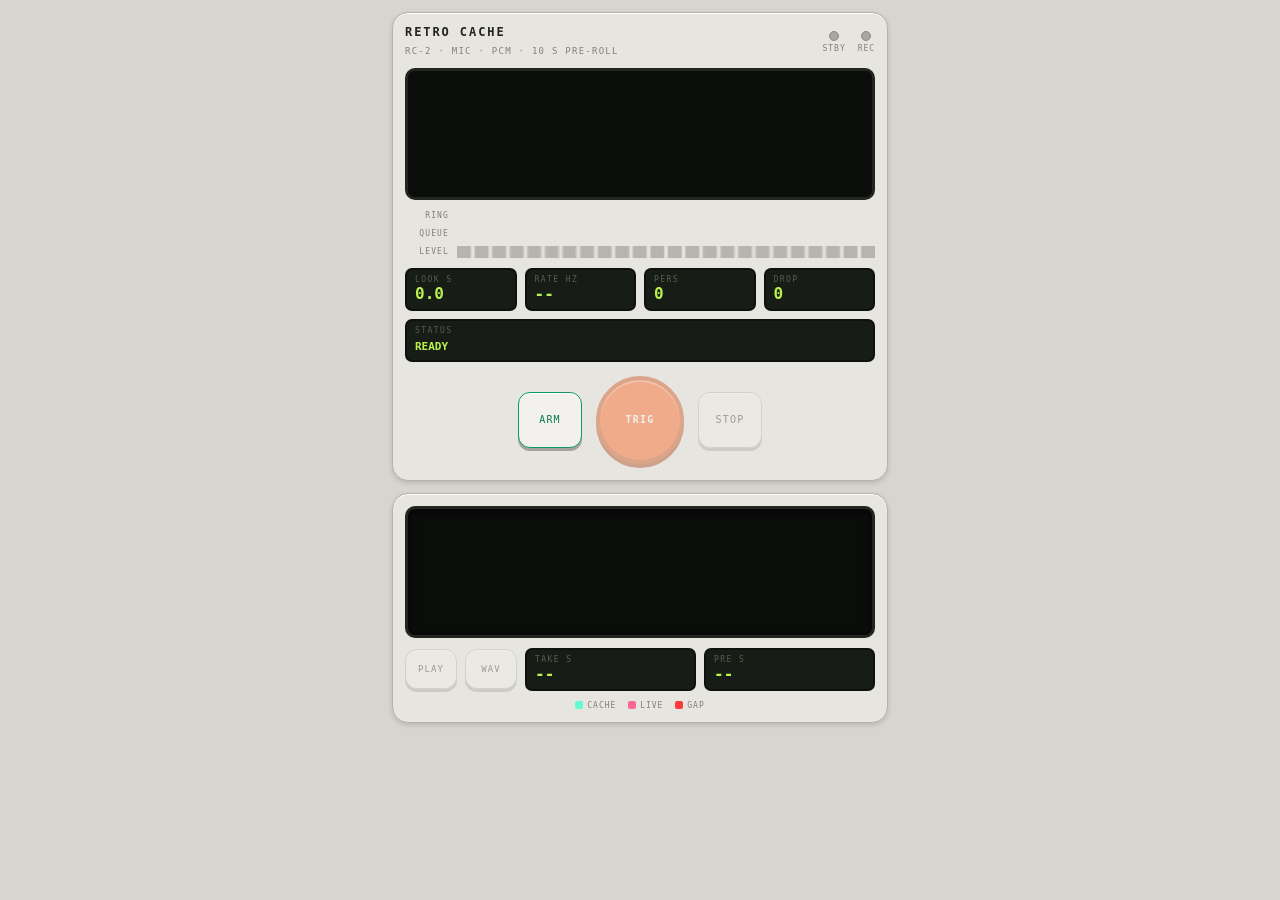
<file: retrocache/audio.html>
<!DOCTYPE html>
<html lang="en">
<head>
<meta charset="utf-8" />
<meta name="viewport" content="width=device-width, initial-scale=1, viewport-fit=cover" />
<link rel="icon" href="data:," />
<title>RC-2 MIC</title>
<link rel="stylesheet" href="instrument.css" />
</head>
<body>
<div class="device">
  <section class="mod">
    <div class="head">
      <div>
        <div class="brand">RETRO CACHE</div>
        <a class="model" href="index.html">RC-2 · MIC · PCM · 10 S PRE-ROLL</a>
      </div>
      <div class="leds">
        <span class="led" id="stbyLed"><i></i>STBY</span>
        <span class="led rec" id="recLed"><i></i>REC</span>
      </div>
    </div>
    <canvas id="liveView" class="screen" width="480" height="130"></canvas>
    <div class="bars">
      <div class="bar"><span>RING</span><canvas id="ringBar" width="240" height="12"></canvas></div>
      <div class="bar"><span>QUEUE</span><canvas id="queueBar" width="240" height="12"></canvas></div>
      <div class="bar"><span>LEVEL</span><canvas id="levelBar" width="240" height="12"></canvas></div>
    </div>
    <div class="lcds">
      <div class="lcd"><label>LOOK S</label><b id="lookLcd">0.0</b></div>
      <div class="lcd"><label>RATE HZ</label><b id="rateLcd">--</b></div>
      <div class="lcd"><label>PERS</label><b id="persLcd">0</b></div>
      <div class="lcd"><label>DROP</label><b id="dropLcd">0</b></div>
      <div class="lcd wide"><label>STATUS</label><b id="errLcd">READY</b></div>
    </div>
    <div class="keys">
      <button class="key armk" id="armBtn">ARM</button>
      <button class="key trig" id="trigBtn" disabled>TRIG</button>
      <button class="key" id="stopBtn" disabled>STOP</button>
    </div>
  </section>

  <section class="mod">
    <canvas id="waveView" class="screen" width="480" height="130"></canvas>
    <div class="row">
      <button class="key small" id="playBtn" disabled>PLAY</button>
      <button class="key small" id="wavBtn" disabled>WAV</button>
      <div class="lcd" style="flex:1"><label>TAKE S</label><b id="takeLcd">--</b></div>
      <div class="lcd" style="flex:1"><label>PRE S</label><b id="preLcd">--</b></div>
    </div>
    <div class="legend">
      <span><span class="chip" style="background:var(--cache)"></span>CACHE</span>
      <span><span class="chip" style="background:var(--live)"></span>LIVE</span>
      <span><span class="chip" style="background:#ff3b3b"></span>GAP</span>
    </div>
  </section>
</div>

<script type="module">
import { RetroCaptureEngine, MemorySink, State } from './retrocache.js';
import { makeTimestamper, encodeWav, download } from './demo-ui.js';
import { wirePanel, wireTransport, drawSegments } from './instrument.js';

const CHUNK = 2048, PREROLL_S = 10;
const $ = (id) => document.getElementById(id);

const live = $('liveView'); const lctx = live.getContext('2d');
const wave = $('waveView'); const wctx = wave.getContext('2d');

let audioCtx = null, engine = null, level = 0;
const sink = new MemorySink();
const now = makeTimestamper();
const payload = new Uint8Array(CHUNK * 2);
const payloadI16 = new Int16Array(payload.buffer);

lctx.fillStyle = '#0b0d0b'; lctx.fillRect(0, 0, live.width, live.height);

wirePanel(() => engine, {
  stbyLed: $('stbyLed'), recLed: $('recLed'),
  lookLcd: $('lookLcd'), persLcd: $('persLcd'), dropLcd: $('dropLcd'),
  ringBar: $('ringBar'), queueBar: $('queueBar'),
  extra: () => {
    drawSegments($('levelBar'), Math.min(1, level * 3), '#b8f34c');
    level *= 0.94;
  },
});

function drawLiveChunk(f32) {
  lctx.drawImage(live, -2, 0);
  lctx.fillStyle = '#0b0d0b'; lctx.fillRect(live.width - 2, 0, 2, live.height);
  let lo = 1, hi = -1;
  for (let i = 0; i < f32.length; i++) { const v = f32[i]; if (v < lo) lo = v; if (v > hi) hi = v; }
  level = Math.max(level, hi, -lo);
  const mid = live.height / 2;
  lctx.fillStyle = engine && engine.state === State.ACTIVE_RECORDING ? '#fb6597' : '#65fbd2';
  lctx.fillRect(live.width - 2, mid - hi * mid, 2, Math.max(1, (hi - lo) * mid));
}

async function ensureAudio() {
  if (audioCtx) { await audioCtx.resume(); return; }
  const stream = await navigator.mediaDevices.getUserMedia({ audio: true, video: false });
  audioCtx = new (window.AudioContext || window.webkitAudioContext)();
  await audioCtx.resume();
  engine = new RetroCaptureEngine({
    frameRate: audioCtx.sampleRate / CHUNK, prerollSeconds: PREROLL_S, slotBytes: CHUNK * 2, sink,
    onWarn: (code, d) => console.warn('[retrocache]', code, d),
  });
  $('rateLcd').textContent = (audioCtx.sampleRate / 1000).toFixed(1) + 'K';
  const src = audioCtx.createMediaStreamSource(stream);
  // ScriptProcessor keeps this dependency-free; production would use an AudioWorklet.
  const proc = audioCtx.createScriptProcessor(CHUNK, 1, 1);
  proc.onaudioprocess = (e) => {
    const f32 = e.inputBuffer.getChannelData(0);
    drawLiveChunk(f32);
    if (engine.state === State.IDLE) return;
    for (let i = 0; i < CHUNK; i++) {
      const s = Math.max(-1, Math.min(1, f32[i]));
      payloadI16[i] = s < 0 ? s * 0x8000 : s * 0x7fff;
    }
    engine.ingest(now(), payload);
  };
  src.connect(proc);
  proc.connect(audioCtx.destination);
}

function persistedSamples() {
  const out = new Float32Array(sink.frames.length * CHUNK);
  sink.frames.forEach((f, i) => {
    const i16 = new Int16Array(f.bytes.buffer, f.bytes.byteOffset, CHUNK);
    for (let j = 0; j < CHUNK; j++) out[i * CHUNK + j] = i16[j] / 0x8000;
  });
  return out;
}

function drawPersisted() {
  const frames = sink.frames;
  wctx.fillStyle = '#0b0d0b'; wctx.fillRect(0, 0, wave.width, wave.height);
  if (!frames.length) { $('takeLcd').textContent = '--'; $('preLcd').textContent = '--'; return; }
  const mid = wave.height / 2;
  const px = wave.width / frames.length;
  frames.forEach((f, i) => {
    const i16 = new Int16Array(f.bytes.buffer, f.bytes.byteOffset, CHUNK);
    let lo = 0, hi = 0;
    for (let j = 0; j < CHUNK; j++) { const v = i16[j]; if (v < lo) lo = v; if (v > hi) hi = v; }
    wctx.fillStyle = f.meta.origin === 'cache' ? '#65fbd2' : '#fb6597';
    wctx.fillRect(i * px, mid - (hi / 0x8000) * mid, Math.max(1, px), Math.max(1, ((hi - lo) / 0x8000) * mid));
    if (f.meta.gapBefore) { wctx.fillStyle = '#ff3b3b'; wctx.fillRect(i * px, 0, 2, 10); }
  });
  const b = frames.findIndex((f) => f.meta.origin === 'live');
  if (b > 0) {
    wctx.strokeStyle = '#fb6597'; wctx.setLineDash([4, 4]);
    wctx.beginPath(); wctx.moveTo(b * px, 0); wctx.lineTo(b * px, wave.height); wctx.stroke();
    wctx.setLineDash([]);
  }
  const cache = b < 0 ? frames.length : b;
  $('takeLcd').textContent = ((frames.length * CHUNK) / audioCtx.sampleRate).toFixed(2);
  $('preLcd').textContent = ((cache * CHUNK) / audioCtx.sampleRate).toFixed(2);
}

wireTransport({
  arm: $('armBtn'), trig: $('trigBtn'), stop: $('stopBtn'), errLcd: $('errLcd'),
  onArm: async () => {
    await ensureAudio();
    sink.frames.length = 0;
    $('playBtn').disabled = $('wavBtn').disabled = true;
    engine.arm();
  },
  onTrig: () => engine.trigger(),
  onStop: async () => {
    await engine.stop();
    drawPersisted();
    $('playBtn').disabled = $('wavBtn').disabled = sink.frames.length === 0;
  },
});

$('playBtn').onclick = () => {
  const samples = persistedSamples();
  const buf = audioCtx.createBuffer(1, samples.length, audioCtx.sampleRate);
  buf.copyToChannel(samples, 0);
  const node = audioCtx.createBufferSource();
  node.buffer = buf; node.connect(audioCtx.destination); node.start();
};
$('wavBtn').onclick = () => download('rc2-take.wav', encodeWav(persistedSamples(), audioCtx.sampleRate));
</script>
</body>
</html>
</file>
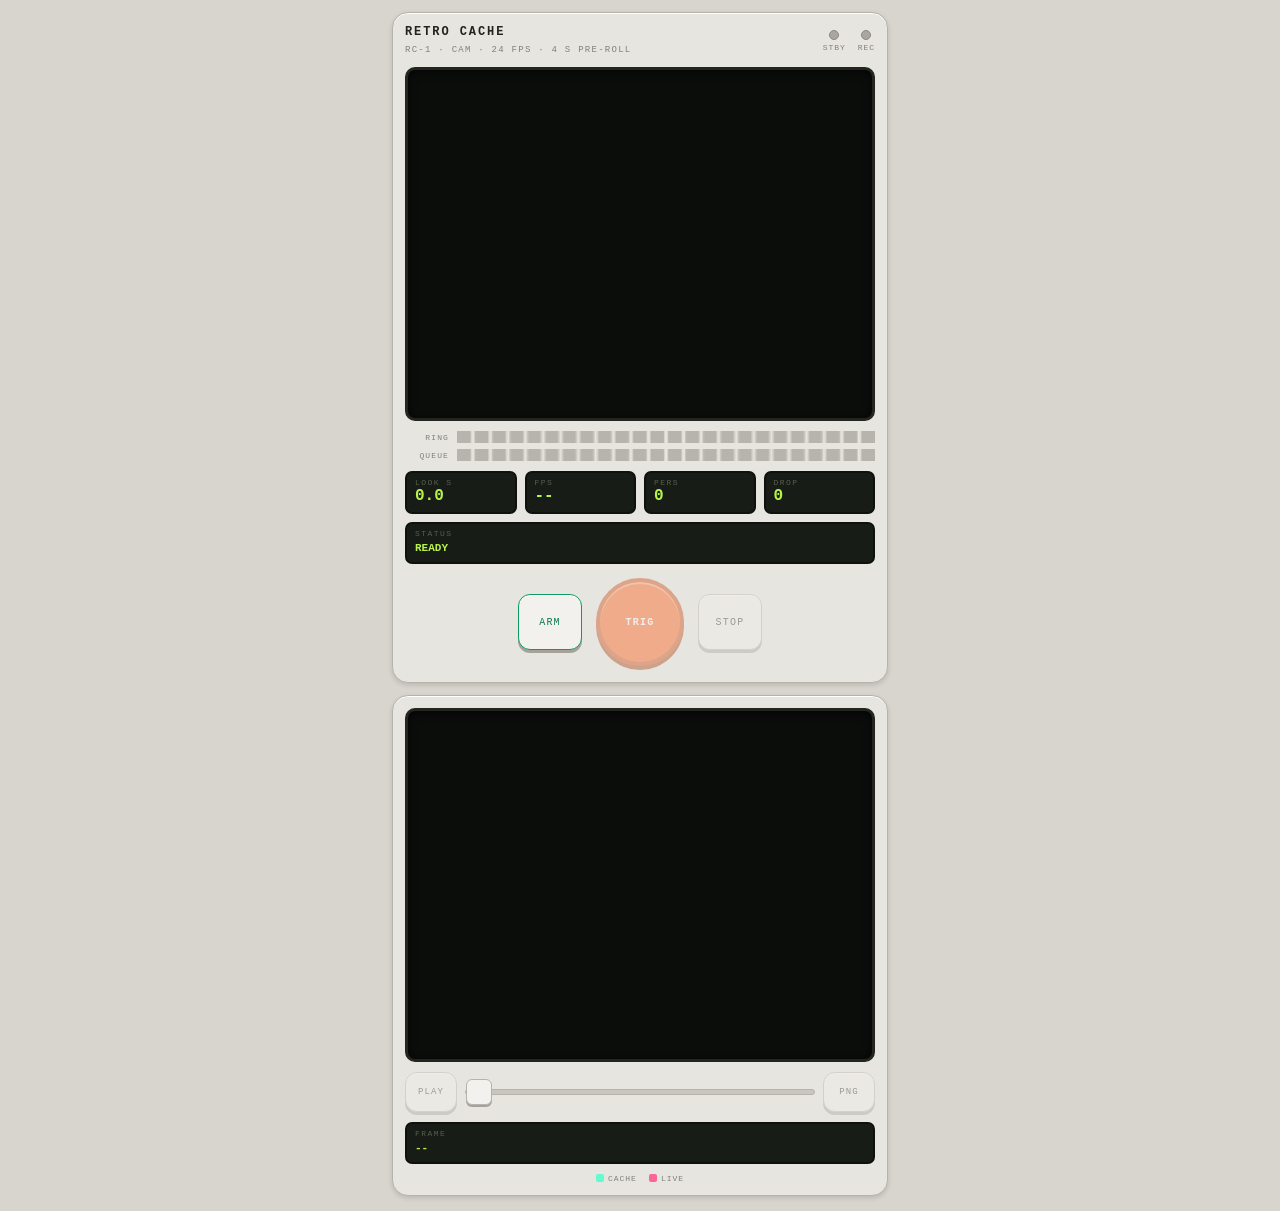
<file: retrocache/camera.html>
<!DOCTYPE html>
<html lang="en">
<head>
<meta charset="utf-8" />
<meta name="viewport" content="width=device-width, initial-scale=1, viewport-fit=cover" />
<link rel="icon" href="data:," />
<title>RC-1 CAM</title>
<link rel="stylesheet" href="instrument.css" />
</head>
<body>
<div class="device">
  <section class="mod">
    <div class="head">
      <div>
        <div class="brand">RETRO CACHE</div>
        <a class="model" href="index.html">RC-1 · CAM · 24 FPS · 4 S PRE-ROLL</a>
      </div>
      <div class="leds">
        <span class="led" id="stbyLed"><i></i>STBY</span>
        <span class="led rec" id="recLed"><i></i>REC</span>
      </div>
    </div>
    <video id="cam" playsinline muted hidden></video>
    <canvas id="liveView" class="screen" width="480" height="360"></canvas>
    <div class="bars">
      <div class="bar"><span>RING</span><canvas id="ringBar" width="240" height="12"></canvas></div>
      <div class="bar"><span>QUEUE</span><canvas id="queueBar" width="240" height="12"></canvas></div>
    </div>
    <div class="lcds">
      <div class="lcd"><label>LOOK S</label><b id="lookLcd">0.0</b></div>
      <div class="lcd"><label>FPS</label><b id="fpsLcd">--</b></div>
      <div class="lcd"><label>PERS</label><b id="persLcd">0</b></div>
      <div class="lcd"><label>DROP</label><b id="dropLcd">0</b></div>
      <div class="lcd wide"><label>STATUS</label><b id="errLcd">READY</b></div>
    </div>
    <div class="keys">
      <button class="key armk" id="armBtn">ARM</button>
      <button class="key trig" id="trigBtn" disabled>TRIG</button>
      <button class="key" id="stopBtn" disabled>STOP</button>
    </div>
  </section>

  <section class="mod">
    <canvas id="playView" class="screen pixel" width="480" height="360"></canvas>
    <div class="row">
      <button class="key small" id="playBtn" disabled>PLAY</button>
      <input type="range" id="scrub" min="0" max="0" value="0" disabled />
      <button class="key small" id="pngBtn" disabled>PNG</button>
    </div>
    <div class="lcds">
      <div class="lcd wide"><label>FRAME</label><b id="frameLcd">--</b></div>
    </div>
    <div class="legend">
      <span><span class="chip" style="background:var(--cache)"></span>CACHE</span>
      <span><span class="chip" style="background:var(--live)"></span>LIVE</span>
    </div>
  </section>
</div>

<script type="module">
import { RetroCaptureEngine, MemorySink, State } from './retrocache.js';
import { makeTimestamper, download } from './demo-ui.js';
import { wirePanel, wireTransport } from './instrument.js';

const FPS = 24, PREROLL_S = 4, TW = 96, TH = 72, SLOT = TW * TH * 3;
const $ = (id) => document.getElementById(id);

const cam = $('cam');
const live = $('liveView'); const lctx = live.getContext('2d');
const play = $('playView'); const pctx = play.getContext('2d');

const sink = new MemorySink();
const engine = new RetroCaptureEngine({
  frameRate: FPS, prerollSeconds: PREROLL_S, slotBytes: SLOT, sink,
  onWarn: (code, d) => console.warn('[retrocache]', code, d),
});

const now = makeTimestamper();
const thumb = document.createElement('canvas');
thumb.width = TW; thumb.height = TH;
const tctx = thumb.getContext('2d', { willReadFrequently: true });
const payload = new Uint8Array(SLOT);

let stream = null;
let lastCapture = 0, fpsEma = 0;

function loop(t) {
  if (cam.videoWidth) {
    lctx.drawImage(cam, 0, 0, live.width, live.height);
    if (engine.state === State.ACTIVE_RECORDING) {
      lctx.fillStyle = '#ff4f00';
      lctx.beginPath(); lctx.arc(live.width - 20, 20, 7, 0, Math.PI * 2); lctx.fill();
    }
    if (engine.state !== State.IDLE && t - lastCapture >= 1000 / FPS - 1) {
      fpsEma = fpsEma ? fpsEma * 0.9 + (1000 / (t - lastCapture)) * 0.1 : FPS;
      lastCapture = t;
      tctx.drawImage(cam, 0, 0, TW, TH);
      const rgba = tctx.getImageData(0, 0, TW, TH).data;
      for (let i = 0, j = 0; j < SLOT; i += 4) {
        payload[j++] = rgba[i]; payload[j++] = rgba[i + 1]; payload[j++] = rgba[i + 2];
      }
      engine.ingest(now(), payload);
    }
  }
  requestAnimationFrame(loop);
}
requestAnimationFrame(loop);

wirePanel(() => engine, {
  stbyLed: $('stbyLed'), recLed: $('recLed'),
  lookLcd: $('lookLcd'), persLcd: $('persLcd'), dropLcd: $('dropLcd'),
  ringBar: $('ringBar'), queueBar: $('queueBar'),
  extra: () => { $('fpsLcd').textContent = engine.state === State.IDLE ? '--' : fpsEma.toFixed(1); },
});

const playImg = pctx.createImageData(TW, TH);
const playBuf = document.createElement('canvas');
playBuf.width = TW; playBuf.height = TH;
const pbctx = playBuf.getContext('2d');
let shownIdx = 0;

function showFrame(i) {
  const f = sink.frames[i];
  if (!f) return;
  shownIdx = i;
  for (let p = 0, j = 0; j < SLOT; p += 4) {
    playImg.data[p] = f.bytes[j++]; playImg.data[p + 1] = f.bytes[j++];
    playImg.data[p + 2] = f.bytes[j++]; playImg.data[p + 3] = 255;
  }
  pbctx.putImageData(playImg, 0, 0);
  pctx.imageSmoothingEnabled = false;
  pctx.drawImage(playBuf, 0, 0, play.width, play.height);
  pctx.strokeStyle = f.meta.origin === 'cache' ? '#65fbd2' : '#fb6597';
  pctx.lineWidth = 4;
  pctx.strokeRect(2, 2, play.width - 4, play.height - 4);
  const dt = (f.meta.timestampUs - f.meta.triggerTimestampUs) / 1e6;
  $('frameLcd').textContent =
    `${String(i + 1).padStart(3, '0')}/${String(sink.frames.length).padStart(3, '0')} ` +
    `· ${f.meta.origin.toUpperCase()} · T${dt >= 0 ? '+' : ''}${dt.toFixed(2)}S` +
    (f.meta.gapBefore ? ` · GAP ${f.meta.gapBefore}` : '');
}

let playTimer = null;
$('playBtn').onclick = () => {
  const btn = $('playBtn');
  if (playTimer) { clearInterval(playTimer); playTimer = null; btn.textContent = 'PLAY'; return; }
  btn.textContent = 'STOP';
  playTimer = setInterval(() => {
    const i = (Number($('scrub').value) + 1) % sink.frames.length;
    $('scrub').value = i;
    showFrame(i);
  }, 1000 / FPS);
};
$('scrub').oninput = () => showFrame(Number($('scrub').value));
$('pngBtn').onclick = () => play.toBlob((b) => {
  const f = sink.frames[shownIdx];
  download(`rc1-frame-${f.meta.frameId}.png`, b);
});

wireTransport({
  arm: $('armBtn'), trig: $('trigBtn'), stop: $('stopBtn'), errLcd: $('errLcd'),
  onArm: async () => {
    if (!stream) {
      stream = await navigator.mediaDevices.getUserMedia({
        video: { facingMode: 'environment', width: { ideal: 640 } }, audio: false,
      });
      cam.srcObject = stream;
      await cam.play();
    }
    sink.frames.length = 0;
    if (playTimer) { clearInterval(playTimer); playTimer = null; $('playBtn').textContent = 'PLAY'; }
    $('playBtn').disabled = $('scrub').disabled = $('pngBtn').disabled = true;
    engine.arm();
  },
  onTrig: () => engine.trigger(),
  onStop: async () => {
    await engine.stop();
    if (sink.frames.length) {
      $('scrub').max = sink.frames.length - 1; $('scrub').value = 0;
      $('scrub').disabled = $('playBtn').disabled = $('pngBtn').disabled = false;
      showFrame(0);
    }
  },
});
</script>
</body>
</html>
</file>
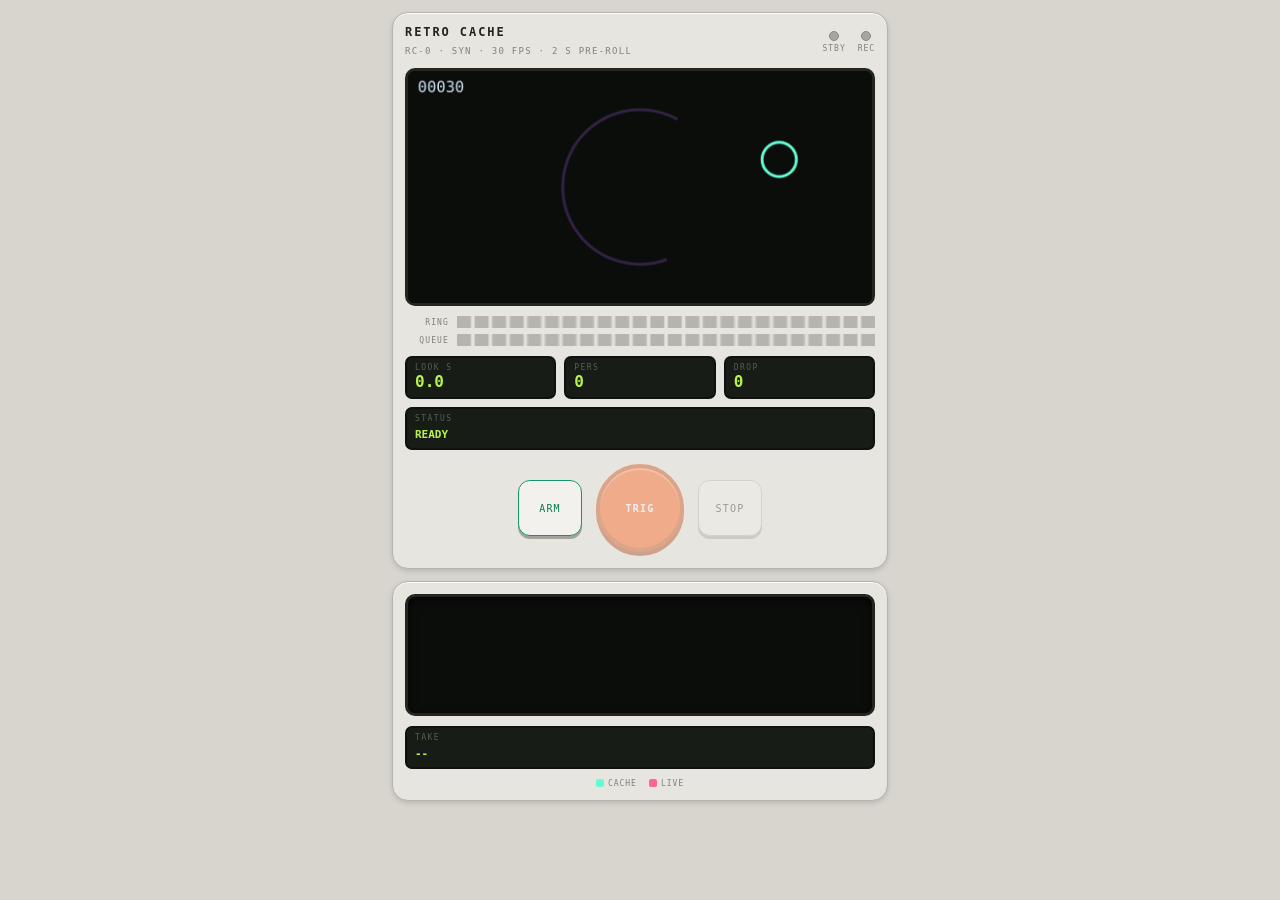
<file: retrocache/demo.html>
<!DOCTYPE html>
<html lang="en">
<head>
<meta charset="utf-8" />
<meta name="viewport" content="width=device-width, initial-scale=1, viewport-fit=cover" />
<link rel="icon" href="data:," />
<title>RC-0 SYN</title>
<link rel="stylesheet" href="instrument.css" />
</head>
<body>
<div class="device">
  <section class="mod">
    <div class="head">
      <div>
        <div class="brand">RETRO CACHE</div>
        <a class="model" href="index.html">RC-0 · SYN · 30 FPS · 2 S PRE-ROLL</a>
      </div>
      <div class="leds">
        <span class="led" id="stbyLed"><i></i>STBY</span>
        <span class="led rec" id="recLed"><i></i>REC</span>
      </div>
    </div>
    <canvas id="liveView" class="screen" width="480" height="240"></canvas>
    <div class="bars">
      <div class="bar"><span>RING</span><canvas id="ringBar" width="240" height="12"></canvas></div>
      <div class="bar"><span>QUEUE</span><canvas id="queueBar" width="240" height="12"></canvas></div>
    </div>
    <div class="lcds">
      <div class="lcd"><label>LOOK S</label><b id="lookLcd">0.0</b></div>
      <div class="lcd"><label>PERS</label><b id="persLcd">0</b></div>
      <div class="lcd"><label>DROP</label><b id="dropLcd">0</b></div>
      <div class="lcd wide"><label>STATUS</label><b id="errLcd">READY</b></div>
    </div>
    <div class="keys">
      <button class="key armk" id="armBtn">ARM</button>
      <button class="key trig" id="trigBtn" disabled>TRIG</button>
      <button class="key" id="stopBtn" disabled>STOP</button>
    </div>
  </section>

  <section class="mod">
    <canvas id="stripView" class="screen pixel" width="480" height="120"></canvas>
    <div class="lcds">
      <div class="lcd wide"><label>TAKE</label><b id="takeLcd">--</b></div>
    </div>
    <div class="legend">
      <span><span class="chip" style="background:var(--cache)"></span>CACHE</span>
      <span><span class="chip" style="background:var(--live)"></span>LIVE</span>
    </div>
  </section>
</div>

<script type="module">
import { RetroCaptureEngine, MemorySink, State, Origin } from './retrocache.js';
import { wirePanel, wireTransport } from './instrument.js';

const FPS = 30, PREROLL_S = 2, THUMB = 48, SLOT = THUMB * THUMB;
const $ = (id) => document.getElementById(id);

const live = $('liveView'); const lctx = live.getContext('2d');
const strip = $('stripView'); const sctx = strip.getContext('2d');

const sink = new MemorySink();
const engine = new RetroCaptureEngine({
  frameRate: FPS, prerollSeconds: PREROLL_S, slotBytes: SLOT, sink,
  onWarn: (code, d) => console.warn('[retrocache]', code, d),
});
wirePanel(() => engine, {
  stbyLed: $('stbyLed'), recLed: $('recLed'),
  lookLcd: $('lookLcd'), persLcd: $('persLcd'), dropLcd: $('dropLcd'),
  ringBar: $('ringBar'), queueBar: $('queueBar'),
});

const thumb = document.createElement('canvas');
thumb.width = THUMB; thumb.height = THUMB;
const tctx = thumb.getContext('2d', { willReadFrequently: true });
const payload = new Uint8Array(SLOT);

let frameNo = 0;
function drawScene(t) {
  const w = live.width, h = live.height;
  lctx.fillStyle = '#0b0d0b'; lctx.fillRect(0, 0, w, h);
  const cx = w / 2 + Math.sin(t / 700) * w * 0.3;
  const cy = h / 2 + Math.cos(t / 530) * h * 0.25;
  lctx.strokeStyle = '#65fbd2'; lctx.lineWidth = 3;
  lctx.beginPath(); lctx.arc(cx, cy, 30 + 14 * Math.sin(t / 210), 0, Math.PI * 2); lctx.stroke();
  lctx.strokeStyle = '#324';
  lctx.beginPath(); lctx.arc(w / 2, h / 2, 80, t / 900, t / 900 + 4); lctx.stroke();
  lctx.fillStyle = '#cfe1f2'; lctx.font = '16px ui-monospace,monospace';
  lctx.fillText(String(frameNo).padStart(5, '0'), 10, 22);
}

let lastCapture = 0;
function loop(t) {
  drawScene(t);
  if (t - lastCapture >= 1000 / FPS - 1) {
    lastCapture = t;
    tctx.drawImage(live, 0, 0, THUMB, THUMB);
    const rgba = tctx.getImageData(0, 0, THUMB, THUMB).data;
    for (let i = 0; i < SLOT; i++) payload[i] = rgba[i * 4 + 1];
    engine.ingest(t * 1000, payload);
    frameNo++;
  }
  requestAnimationFrame(loop);
}
requestAnimationFrame(loop);

function renderStrip() {
  const frames = sink.frames;
  sctx.fillStyle = '#0b0d0b'; sctx.fillRect(0, 0, strip.width, strip.height);
  if (frames.length === 0) { $('takeLcd').textContent = '--'; return; }
  const cols = Math.min(frames.length, 16);
  const rows = Math.ceil(frames.length / cols);
  const cw = strip.width / cols, ch = Math.min(cw, strip.height / rows);
  strip.height = Math.max(120, Math.ceil(rows * ch));
  sctx.fillStyle = '#0b0d0b'; sctx.fillRect(0, 0, strip.width, strip.height);
  const img = sctx.createImageData(THUMB, THUMB);
  frames.forEach((f, i) => {
    for (let p = 0; p < SLOT; p++) {
      const v = f.bytes[p];
      img.data[p * 4] = v; img.data[p * 4 + 1] = v; img.data[p * 4 + 2] = v; img.data[p * 4 + 3] = 255;
    }
    const x = (i % cols) * cw, y = Math.floor(i / cols) * ch;
    createImageBitmap(img).then((bmp) => {
      sctx.drawImage(bmp, x + 1, y + 1, cw - 2, ch - 2);
      sctx.strokeStyle = f.meta.origin === Origin.CACHE ? '#65fbd2' : '#fb6597';
      sctx.strokeRect(x + 0.5, y + 0.5, cw - 1, ch - 1);
    });
  });
  const cache = frames.filter((f) => f.meta.origin === Origin.CACHE).length;
  const span = (frames[frames.length - 1].meta.timestampUs - frames[0].meta.timestampUs) / 1e6;
  $('takeLcd').textContent =
    `${frames.length}F · ${cache} PRE · ${span.toFixed(2)}S · ID ${frames[0].meta.frameId}–${frames[frames.length - 1].meta.frameId}`;
}

wireTransport({
  arm: $('armBtn'), trig: $('trigBtn'), stop: $('stopBtn'), errLcd: $('errLcd'),
  onArm: async () => { sink.frames.length = 0; engine.arm(); },
  onTrig: () => engine.trigger(),
  onStop: async () => { await engine.stop(); renderStrip(); },
});
</script>
</body>
</html>
</file>
<file: retrocache/instrument.css>
/* Instrument chassis for the retro cache devices.
   Light hardware panel, dark inset screens, LCD readouts, physical keys. */
:root{
  --panel:#d8d5cf; --mod:#e7e5e0; --edge:#b6b3ac; --well:#c9c6bf;
  --ink:#23231f; --dim:#82807a;
  --rec:#ff4f00; --ok:#12b06e;
  --cache:#65fbd2; --live:#fb6597;
  --lcd-bg:#181c17; --lcd-fg:#b8f34c; --lcd-dim:#55604b;
}
*{box-sizing:border-box;-webkit-tap-highlight-color:transparent}
html,body{margin:0;min-height:100%;background:var(--panel);color:var(--ink);
  font-family:ui-monospace,SFMono-Regular,Menlo,monospace;
  -webkit-user-select:none;user-select:none}
.device{max-width:520px;margin:0 auto;padding:12px;display:flex;flex-direction:column;gap:12px}
.mod{background:var(--mod);border:1px solid var(--edge);border-radius:16px;padding:12px;
  display:flex;flex-direction:column;gap:10px;
  box-shadow:inset 0 1px 0 #fff,0 2px 5px rgba(0,0,0,.14)}
.head{display:flex;justify-content:space-between;align-items:center}
.brand{font-size:12px;font-weight:700;letter-spacing:.16em}
.model{font-size:9px;color:var(--dim);letter-spacing:.14em}
a.model{text-decoration:none}
.leds{display:flex;gap:12px}
.led{display:flex;flex-direction:column;align-items:center;gap:3px;
  font-size:8px;letter-spacing:.12em;color:var(--dim)}
.led i{width:10px;height:10px;border-radius:50%;background:#a9a69f;
  border:1px solid #8b887f;display:block}
.led.on i{background:var(--ok);box-shadow:0 0 7px var(--ok)}
.led.rec.on i{background:var(--rec);box-shadow:0 0 9px var(--rec)}
.screen{width:100%;display:block;background:#0b0d0b;border-radius:10px;
  border:3px solid #23251f;box-shadow:inset 0 2px 10px rgba(0,0,0,.75)}
.pixel{image-rendering:pixelated}
.lcds{display:flex;gap:8px;flex-wrap:wrap}
.lcd{flex:1;min-width:64px;background:var(--lcd-bg);border-radius:7px;
  padding:5px 8px 6px;border:2px solid #0e110d}
.lcd label{display:block;font-size:8px;color:var(--lcd-dim);letter-spacing:.18em}
.lcd b{font-size:16px;line-height:1.2;color:var(--lcd-fg);font-weight:600;
  font-variant-numeric:tabular-nums;white-space:nowrap}
.lcd.wide{flex:100%}
.lcd.wide b{font-size:11px;white-space:normal;word-break:break-word}
.bars{display:flex;flex-direction:column;gap:6px}
.bar{display:flex;align-items:center;gap:8px;font-size:8px;color:var(--dim);letter-spacing:.14em}
.bar span{width:44px;text-align:right}
.bar canvas{flex:1;height:12px}
.keys{display:flex;gap:14px;align-items:center;justify-content:center;padding:4px 0}
.key{min-width:64px;height:56px;border-radius:12px;background:#f3f1ed;
  border:1px solid var(--edge);box-shadow:0 3px 0 #a5a29b,inset 0 1px 0 #fff;
  font-family:inherit;font-size:10px;letter-spacing:.12em;color:var(--ink);cursor:pointer}
.key:active:not(:disabled){transform:translateY(2px);box-shadow:0 1px 0 #a5a29b}
.key:disabled{opacity:.38;cursor:default}
.key.trig{width:88px;height:88px;min-width:88px;border-radius:50%;
  background:var(--rec);color:#fff;border:4px solid #cc3f00;font-weight:700;
  box-shadow:0 4px 0 #a83400,inset 0 2px 0 rgba(255,255,255,.35)}
.key.trig:active:not(:disabled){transform:translateY(3px);box-shadow:0 1px 0 #a83400}
.key.armk{border-color:#0e9a60;color:#0b7a4d}
.key.small{min-width:52px;height:40px;font-size:9px}
.key.tog.on{background:#20241f;color:var(--lcd-fg);border-color:#0e110d;box-shadow:0 1px 0 #a5a29b}
.row{display:flex;gap:8px;align-items:center;flex-wrap:wrap}
input[type=range]{flex:1;appearance:none;height:26px;background:transparent;margin:0}
input[type=range]::-webkit-slider-runnable-track{height:6px;border-radius:3px;background:var(--well);
  border:1px solid var(--edge)}
input[type=range]::-webkit-slider-thumb{appearance:none;width:26px;height:26px;margin-top:-11px;
  border-radius:6px;background:#f3f1ed;border:1px solid var(--edge);box-shadow:0 2px 0 #a5a29b}
select{background:#f3f1ed;color:var(--ink);border:1px solid var(--edge);border-radius:10px;
  padding:10px;font-family:inherit;font-size:11px;letter-spacing:.08em;flex:1;
  box-shadow:0 2px 0 #a5a29b}
.hint{font-size:9px;color:var(--dim);letter-spacing:.1em;text-align:center;text-transform:uppercase}
.legend{display:flex;gap:12px;justify-content:center;font-size:8px;color:var(--dim);letter-spacing:.12em}
.chip{display:inline-block;width:8px;height:8px;border-radius:2px;vertical-align:-1px;margin-right:4px}
/* rack (index) */
.rack a.slot{display:flex;justify-content:space-between;align-items:center;gap:10px;
  background:#f3f1ed;border:1px solid var(--edge);border-radius:12px;padding:12px 14px;
  color:var(--ink);text-decoration:none;box-shadow:0 3px 0 #a5a29b,inset 0 1px 0 #fff}
.rack a.slot:active{transform:translateY(2px);box-shadow:0 1px 0 #a5a29b}
.slot .no{font-size:10px;color:var(--dim);letter-spacing:.14em;width:44px}
.slot .nm{font-size:12px;font-weight:700;letter-spacing:.14em;flex:1}
.slot .sp{font-size:8px;color:var(--dim);letter-spacing:.1em;text-align:right}
</file>
